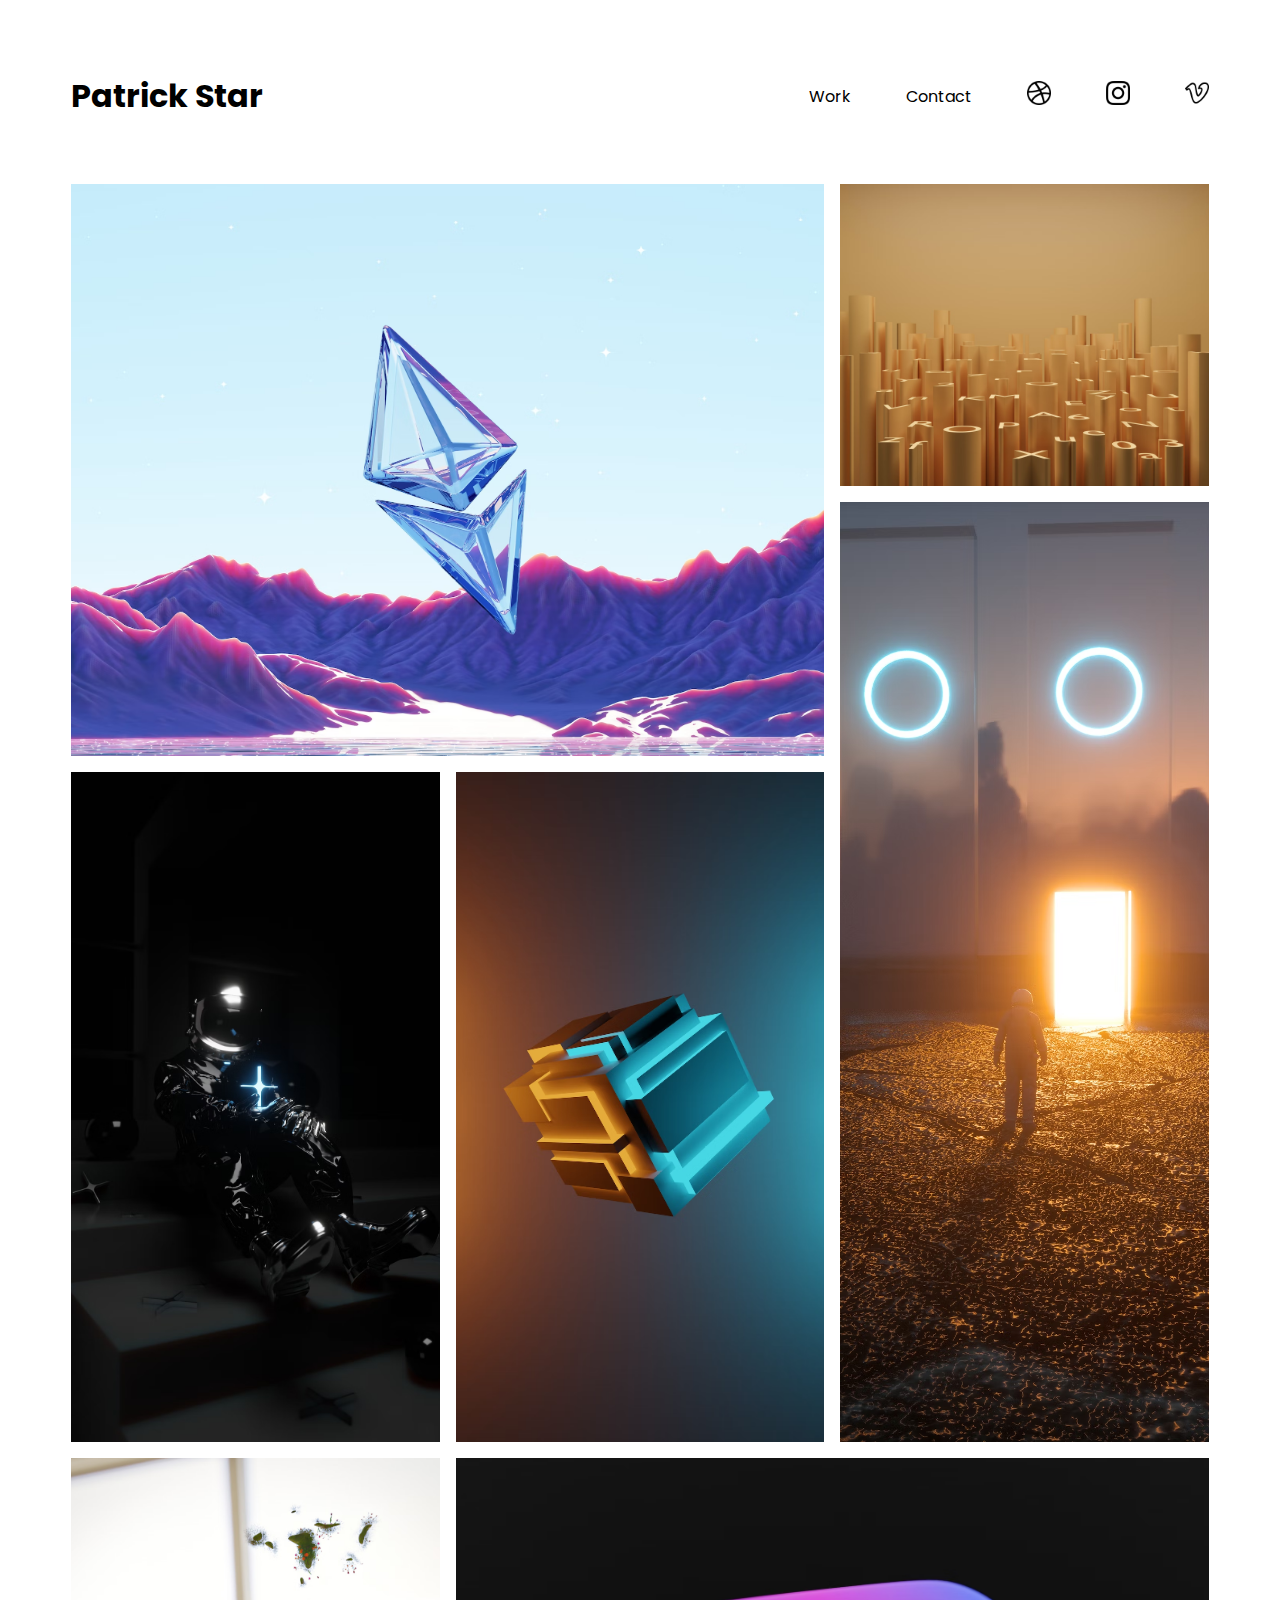
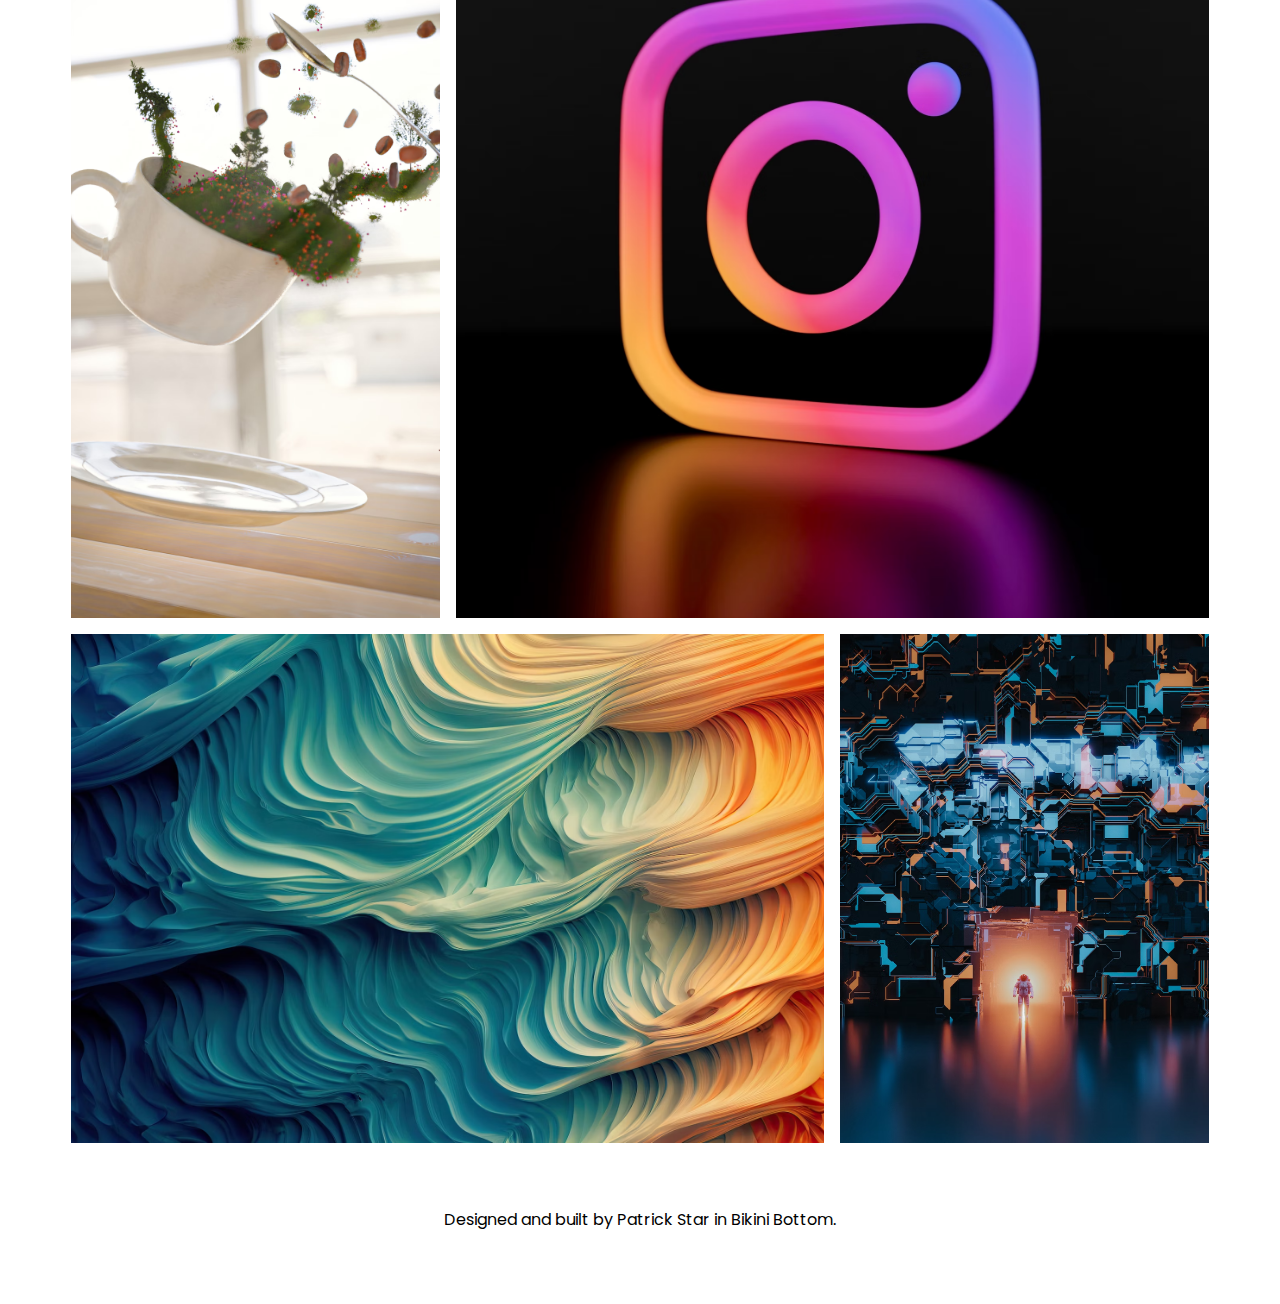
<file: AnimatingGridMobileDrawer/index.html>
<!DOCTYPE html>
<html lang="en">

<head>
    <meta charset="UTF-8" />
    <meta http-equiv="X-UA-Compatible" content="IE=edge" />
    <meta name="viewport" content="width=device-width, initial-scale=1.0" />
    <link rel="preconnect" href="https://fonts.googleapis.com">
    <link rel="preconnect" href="https://fonts.gstatic.com" crossorigin>
    <link href="https://fonts.googleapis.com/css2?family=Poppins:wght@400;700&display=swap" rel="stylesheet">
    <link rel="stylesheet" href="index.css" />
    <title>Portfolio Site</title>
</head>

<body>
    <div class="container">
        <header class="navbar">
            <div class="left">Patrick Star</div>
            <nav class="right">
                <a href="#work">Work</a>
                <a href="#contact">Contact</a>
                <a href="#dribble">
                    <img src="images/dribble_icon.png" alt="">
                </a>
                <a href="#dribble">
                    <img src="images/insta_icon.png" alt="">
                </a>
                <a href="#dribble">
                    <img src="images/v_icon.png" alt="">
                </a>
            </nav>
            <div class="hamburger">
                <div class="bar1"></div>
                <div class="bar2"></div>
                <div class="bar3"></div>
            </div>
        </header>
        <nav class="mobileNav">
            <a href="#work">Work</a>
            <a href="#contact">Contact</a>
            <a href="#dribble">
                <img src="images/dribble_icon.png" alt="">
            </a>
            <a href="#dribble">
                <img src="images/insta_icon.png" alt="">
            </a>
            <a href="#dribble">
                <img src="images/v_icon.png" alt="">
            </a>
        </nav>
        <div class="project-grid">
            <div class="project" id="eth">
                <img src="images/eth.avif" alt="">
                <p class="overlay">VIEW PROJECT</p>
            </div>
            <div class="project" id="alphabet">
                <img src="images/alphabet.avif" alt="">
                <p class="overlay">VIEW PROJECT</p>
            </div>
            <div class="project" id="traveler">
                <img src="images/traveler.avif" alt="">
                <p class="overlay">VIEW PROJECT</p>
            </div>
            <div class="project" id="cube">
                <img src="images/cube.avif" alt="">
                <p class="overlay">VIEW PROJECT</p>
            </div>
            <div class="project" id="astro">
                <img src="images/astro.avif" alt="">
                <p class="overlay white">VIEW PROJECT</p>
            </div>
            <div class="project" id="cup">
                <img src="images/cup.avif" alt="">
                <p class="overlay">VIEW PROJECT</p>
            </div>
            <div class="project" id="insta">
                <img src="images/insta.avif" alt="">
                <p class="overlay white">VIEW PROJECT</p>
            </div>
            <div class="project" id="foam">
                <img src="images/foam.avif" alt="">
                <p class="overlay">VIEW PROJECT</p>
            </div>
            <div class="project" id="dimensional">
                <img src="images/dimensional.avif" alt="">
                <p class="overlay white">VIEW PROJECT</p>
            </div>
        </div>
        <footer class="footer">Designed and built by Patrick Star in Bikini Bottom.</footer>
    </div>

    <script src="index.js"></script>
</body>

</html>
</file>
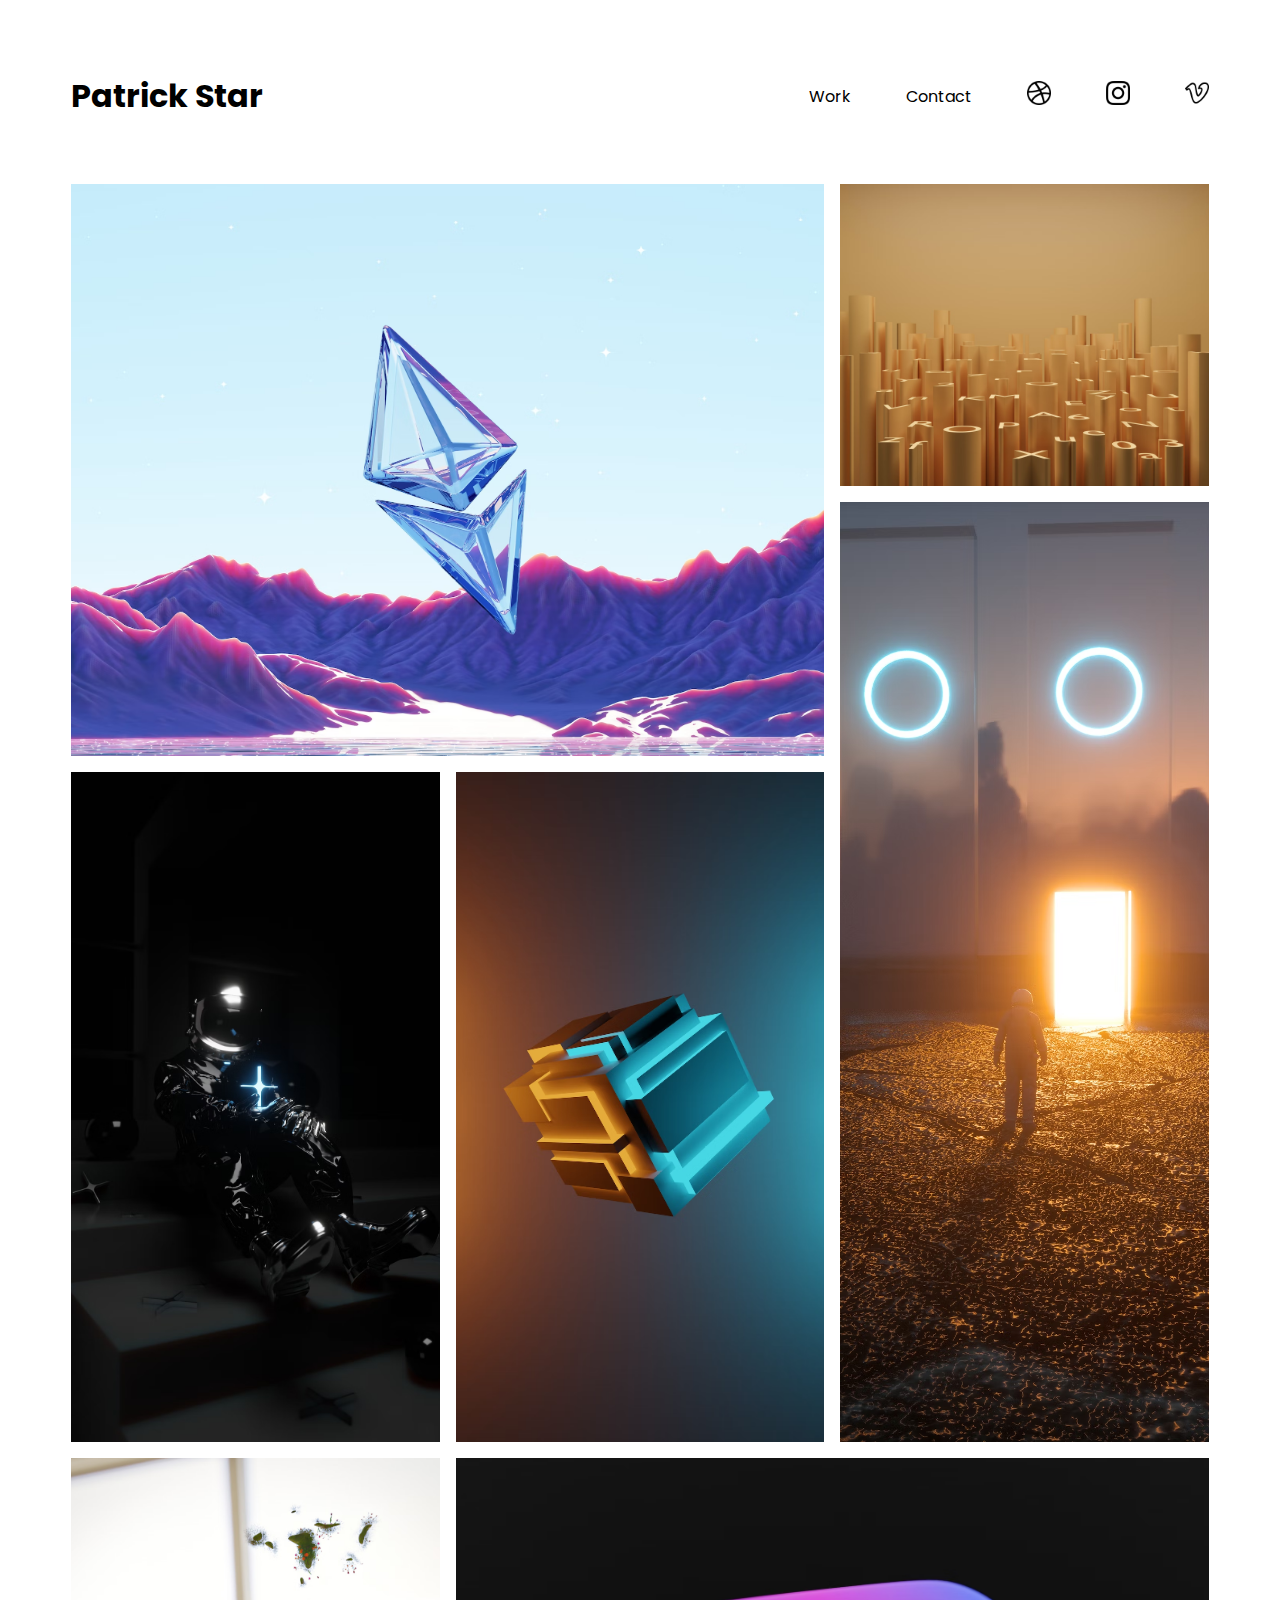
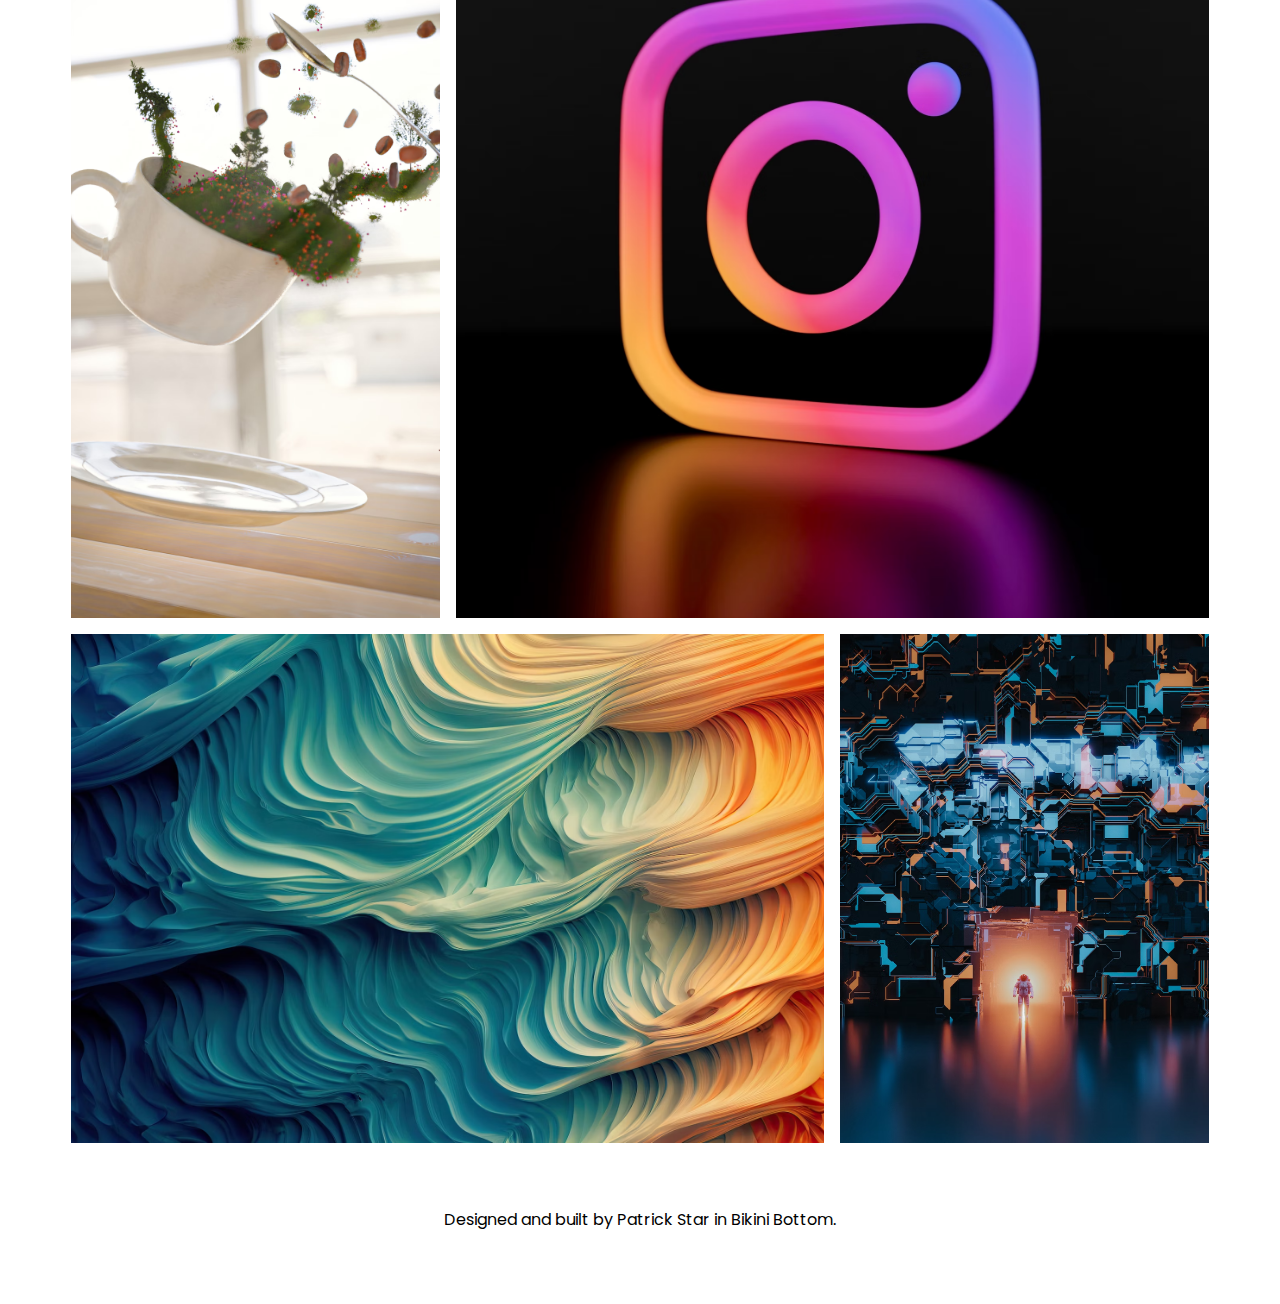
<file: GridProject/index.html>
<!DOCTYPE html>
<html lang="en">

<head>
    <meta charset="UTF-8" />
    <meta http-equiv="X-UA-Compatible" content="IE=edge" />
    <meta name="viewport" content="width=device-width, initial-scale=1.0" />
    <link rel="preconnect" href="https://fonts.googleapis.com">
    <link rel="preconnect" href="https://fonts.gstatic.com" crossorigin>
    <link href="https://fonts.googleapis.com/css2?family=Poppins:wght@400;700&display=swap" rel="stylesheet">
    <link rel="stylesheet" href="index.css" />
    <title>Portfolio Site</title>
</head>

<body>
    <div class="container">
        <header class="navbar">
            <div class="left">Patrick Star</div>
            <nav class="right">
                <a href="#work">Work</a>
                <a href="#contact">Contact</a>
                <a href="#dribble">
                    <img src="images/dribble_icon.png" alt="">
                </a>
                <a href="#dribble">
                    <img src="images/insta_icon.png" alt="">
                </a>
                <a href="#dribble">
                    <img src="images/v_icon.png" alt="">
                </a>
            </nav>
            <div class="hamburger">
                <div class="bar"></div>
                <div class="bar"></div>
                <div class="bar"></div>
            </div>
        </header>
        <div class="project-grid">
            <div class="project" id="eth">
                <img src="images/eth.avif" alt="">
                <p class="overlay">VIEW PROJECT</p>
            </div>
            <div class="project" id="alphabet">
                <img src="images/alphabet.avif" alt="">
                <p class="overlay">VIEW PROJECT</p>
            </div>
            <div class="project" id="traveler">
                <img src="images/traveler.avif" alt="">
                <p class="overlay">VIEW PROJECT</p>
            </div>
            <div class="project" id="cube">
                <img src="images/cube.avif" alt="">
                <p class="overlay">VIEW PROJECT</p>
            </div>
            <div class="project" id="astro">
                <img src="images/astro.avif" alt="">
                <p class="overlay white">VIEW PROJECT</p>
            </div>
            <div class="project" id="cup">
                <img src="images/cup.avif" alt="">
                <p class="overlay">VIEW PROJECT</p>
            </div>
            <div class="project" id="insta">
                <img src="images/insta.avif" alt="">
                <p class="overlay white">VIEW PROJECT</p>
            </div>
            <div class="project" id="foam">
                <img src="images/foam.avif" alt="">
                <p class="overlay">VIEW PROJECT</p>
            </div>
            <div class="project" id="dimensional">
                <img src="images/dimensional.avif" alt="">
                <p class="overlay white">VIEW PROJECT</p>
            </div>
        </div>
        <footer class="footer">Designed and built by Patrick Star in Bikini Bottom.</footer>
    </div>


</body>

</html>
</file>
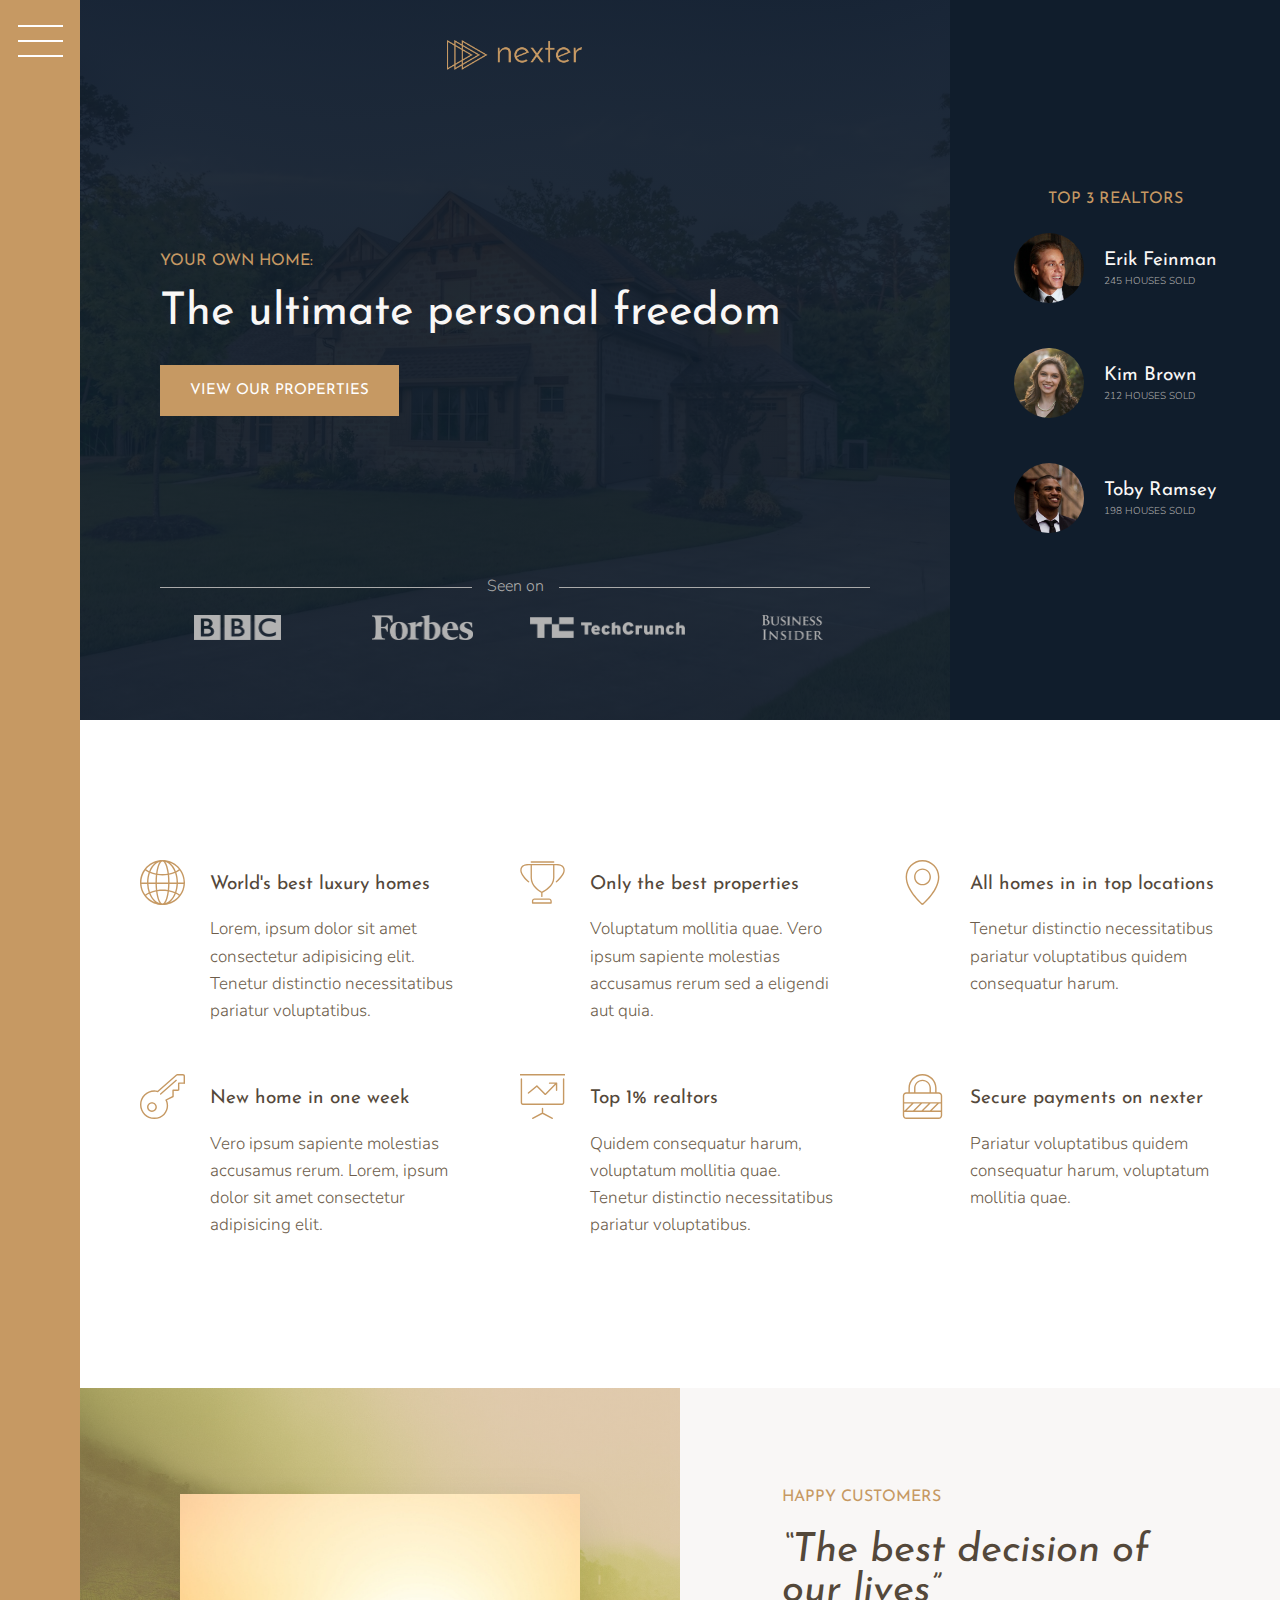
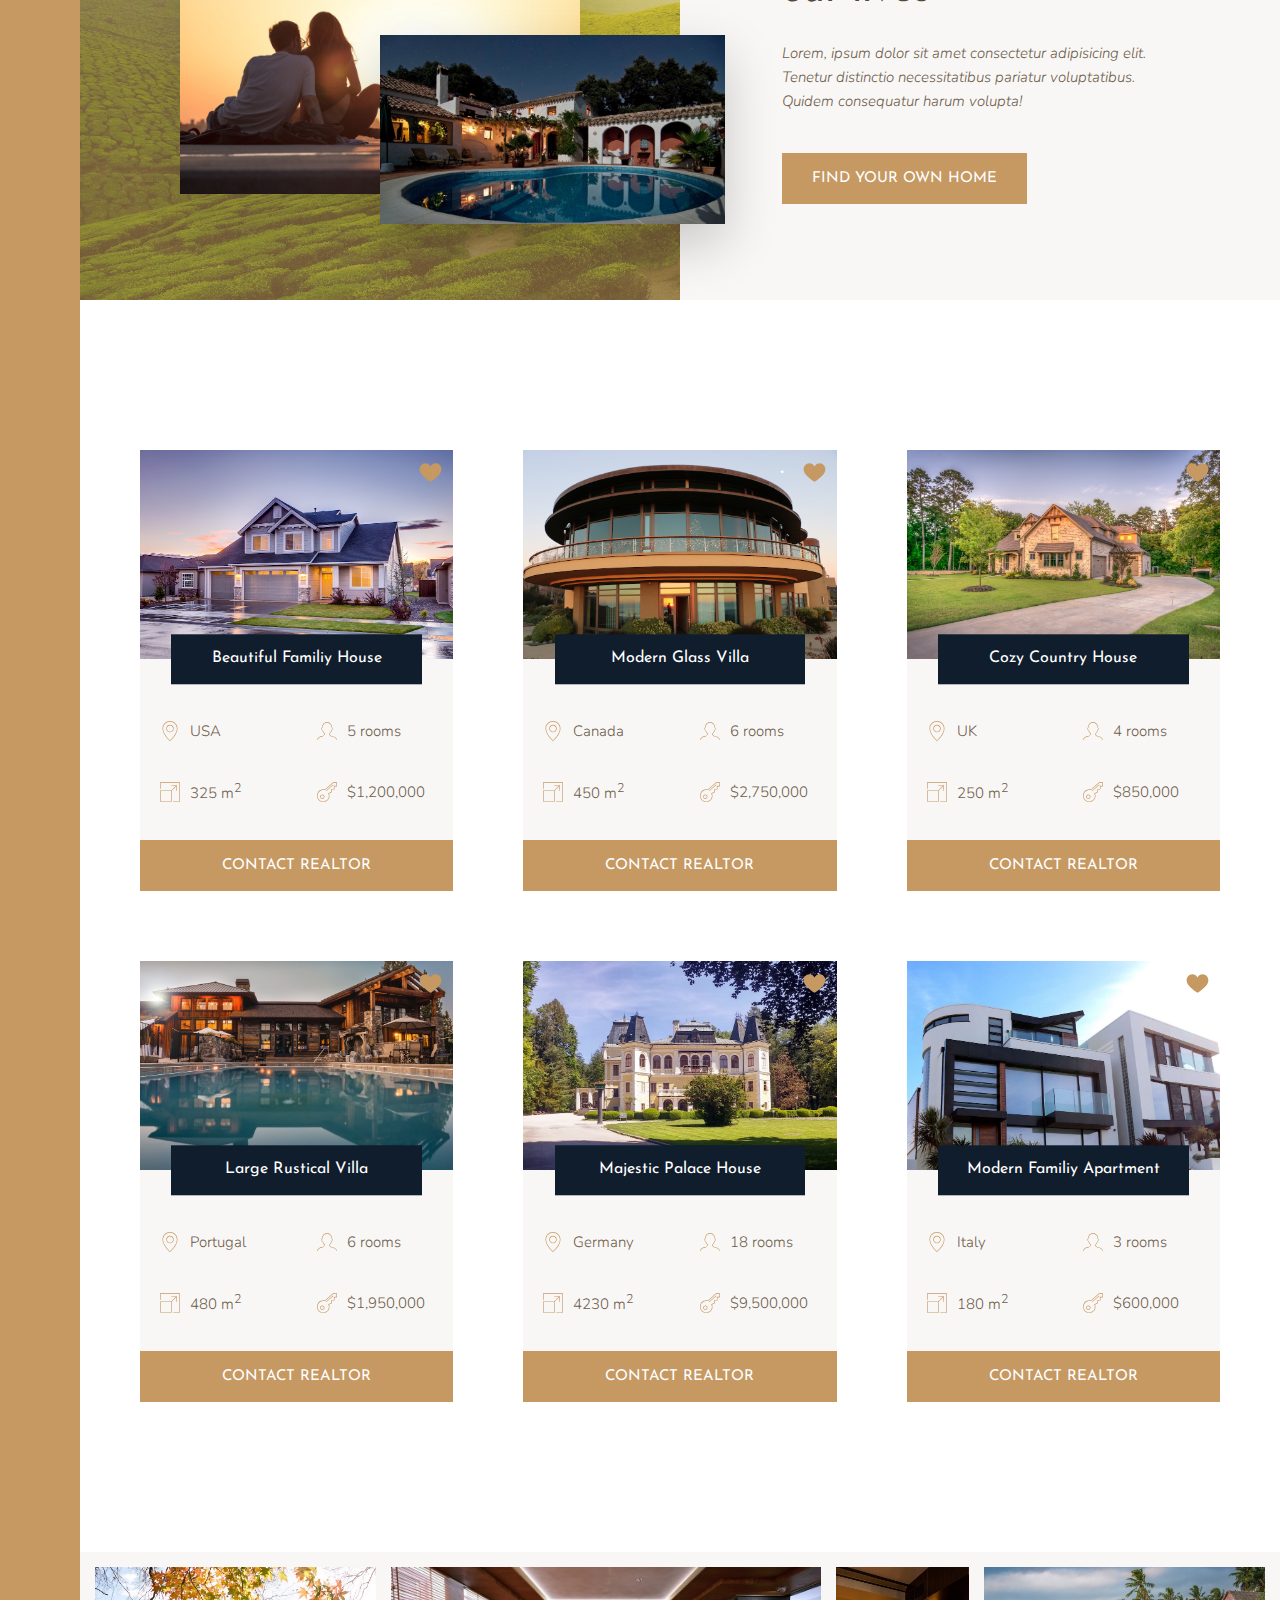
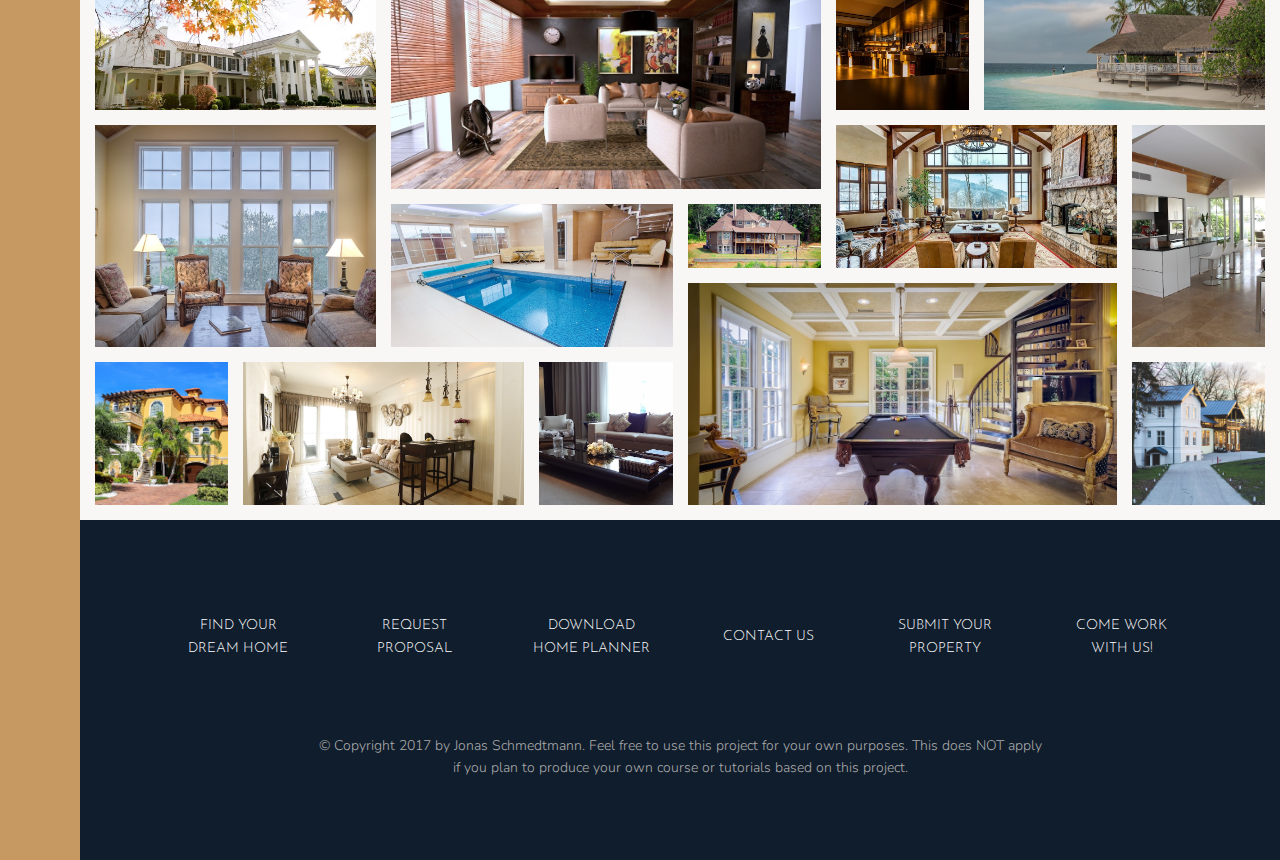
<file: Nexter/index.html>
<!DOCTYPE html>
<html lang="en">
    <head>
        <meta charset="UTF-8">
        <meta name="viewport" content="width=device-width, initial-scale=1.0">
        <meta http-equiv="X-UA-Compatible" content="ie=edge">
        
        <link href="https://fonts.googleapis.com/css?family=Josefin+Sans:300,400,400i|Nunito:300,300i" rel="stylesheet">
        <link rel="stylesheet" href="css/style.css">
        <link rel="shortcut icon" type="image/png" href="img/favicon.png">
        
        <title>nexter &mdash; your home, your freedom</title>
    </head>
    <body class="container">
        <div class="sidebar">
            <button class="nav-btn"></button>
        </div>

        <header class="header">
            <img src="img/logo.png" alt="Nexter logo" class="header__logo">
            <h3 class="heading-3">Your own home:</h3>
            <h1 class="heading-1">The ultimate personal freedom</h1>
            <button class="btn header__btn">View our properties</button>
            <div class="header__seenon-text">Seen on</div>
            <div class="header__seenon-logos">
                <img src="img/logo-bbc.png" alt="Seen on logo 1">
                <img src="img/logo-forbes.png" alt="Seen on logo 2">
                <img src="img/logo-techcrunch.png" alt="Seen on logo 3">
                <img src="img/logo-bi.png" alt="Seen on logo 4">
            </div>
        </header>

        <div class="realtors">
            <h3 class="heading-3">Top 3 Realtors</h3>
            <div class="realtors__list">
                <img src="img/realtor-1.jpeg" alt="Realtor 1" class="realtors__img">
                <div class="realtors__details">
                    <h4 class="heading-4 heading-4--light">Erik Feinman</h4>
                    <p class="realtors__sold">245 houses sold</p>
                </div>

                <img src="img/realtor-2.jpeg" alt="Realtor 2" class="realtors__img">
                <div class="realtors__details">
                    <h4 class="heading-4 heading-4--light">Kim Brown</h4>
                    <p class="realtors__sold">212 houses sold</p>
                </div>

                <img src="img/realtor-3.jpeg" alt="Realtor 3" class="realtors__img">
                <div class="realtors__details">
                    <h4 class="heading-4 heading-4--light">Toby Ramsey</h4>
                    <p class="realtors__sold">198 houses sold</p>
                </div>
            </div>
        </div>

        <section class="features">
            <div class="feature">
                <svg class="feature__icon">
                    <use xlink:href="img/sprite.svg#icon-global"></use>
                </svg>
                <h4 class="heading-4 heading-4--dark">World's best luxury homes</h4>
                <p class="feature__text">Lorem, ipsum dolor sit amet consectetur adipisicing elit. Tenetur distinctio necessitatibus pariatur voluptatibus.</p>
            </div>

            <div class="feature">
                <svg class="feature__icon">
                    <use xlink:href="img/sprite.svg#icon-trophy"></use>
                </svg>
                <h4 class="heading-4 heading-4--dark">Only the best properties</h4>
                <p class="feature__text">Voluptatum mollitia quae. Vero ipsum sapiente molestias accusamus rerum sed a eligendi aut quia.</p>
            </div>

            <div class="feature">
                <svg class="feature__icon">
                    <use xlink:href="img/sprite.svg#icon-map-pin"></use>
                </svg>
                <h4 class="heading-4 heading-4--dark">All homes in in top locations</h4>
                <p class="feature__text">Tenetur distinctio necessitatibus pariatur voluptatibus quidem consequatur harum.</p>
            </div>

            <div class="feature">
                <svg class="feature__icon">
                    <use xlink:href="img/sprite.svg#icon-key"></use>
                </svg>
                <h4 class="heading-4 heading-4--dark">New home in one week</h4>
                <p class="feature__text">Vero ipsum sapiente molestias accusamus rerum. Lorem, ipsum dolor sit amet consectetur adipisicing elit.</p>
            </div>

            <div class="feature">
                <svg class="feature__icon">
                    <use xlink:href="img/sprite.svg#icon-presentation"></use>
                </svg>
                <h4 class="heading-4 heading-4--dark">Top 1% realtors</h4>
                <p class="feature__text">Quidem consequatur harum, voluptatum mollitia quae. Tenetur distinctio necessitatibus pariatur voluptatibus.</p>
            </div>

            <div class="feature">
                <svg class="feature__icon">
                    <use xlink:href="img/sprite.svg#icon-lock"></use>
                </svg>
                <h4 class="heading-4 heading-4--dark">Secure payments on nexter</h4>
                <p class="feature__text">Pariatur voluptatibus quidem consequatur harum, voluptatum mollitia quae.</p>
            </div>
        </section>

        <div class="story__pictures">
            <img src="img/story-1.jpeg" alt="Couple with new house" class="story__img--1">
            <img src="img/story-2.jpeg" alt="New house" class="story__img--2">
        </div>

        <div class="story__content">
            <h3 class="heading-3 mb-sm">Happy Customers</h3>
            <h2 class="heading-2 heading-2--dark mb-md">&ldquo;The best decision of our lives&rdquo;</h2>
            <p class="story__text">
                Lorem, ipsum dolor sit amet consectetur adipisicing elit. Tenetur distinctio necessitatibus pariatur voluptatibus. Quidem consequatur harum volupta!
            </p>
            <button class="btn">Find your own home</button>
        </div>

        <section class="homes">
            <div class="home">
                <img src="img/house-1.jpeg" alt="House 1" class="home__img">
                <svg class="home__like">
                    <use xlink:href="img/sprite.svg#icon-heart-full"></use>
                </svg>
                <h5 class="home__name">Beautiful Familiy House</h5>
                <div class="home__location">
                    <svg>
                        <use xlink:href="img/sprite.svg#icon-map-pin"></use>
                    </svg>
                    <p>USA</p>
                </div>
                <div class="home__rooms">
                    <svg>
                        <use xlink:href="img/sprite.svg#icon-profile-male"></use>
                    </svg>
                    <p>5 rooms</p>
                </div>
                <div class="home__area">
                    <svg>
                        <use xlink:href="img/sprite.svg#icon-expand"></use>
                    </svg>
                    <p>325 m<sup>2</sup></p>
                </div>
                <div class="home__price">
                    <svg>
                        <use xlink:href="img/sprite.svg#icon-key"></use>
                    </svg>
                    <p>$1,200,000</p>
                </div>
                <button class="btn home__btn">Contact realtor</button>
            </div>

            
            <div class="home">
                <img src="img/house-2.jpeg" alt="House 2" class="home__img">
                <svg class="home__like">
                    <use xlink:href="img/sprite.svg#icon-heart-full"></use>
                </svg>
                <h5 class="home__name">Modern Glass Villa</h5>
                <div class="home__location">
                    <svg>
                        <use xlink:href="img/sprite.svg#icon-map-pin"></use>
                    </svg>
                    <p>Canada</p>
                </div>
                <div class="home__rooms">
                    <svg>
                        <use xlink:href="img/sprite.svg#icon-profile-male"></use>
                    </svg>
                    <p>6 rooms</p>
                </div>
                <div class="home__area">
                    <svg>
                        <use xlink:href="img/sprite.svg#icon-expand"></use>
                    </svg>
                    <p>450 m<sup>2</sup></p>
                </div>
                <div class="home__price">
                    <svg>
                        <use xlink:href="img/sprite.svg#icon-key"></use>
                    </svg>
                    <p>$2,750,000</p>
                </div>
                <button class="btn home__btn">Contact realtor</button>
            </div>

            <div class="home">
                <img src="img/house-3.jpeg" alt="House 3" class="home__img">
                <svg class="home__like">
                    <use xlink:href="img/sprite.svg#icon-heart-full"></use>
                </svg>
                <h5 class="home__name">Cozy Country House</h5>
                <div class="home__location">
                    <svg>
                        <use xlink:href="img/sprite.svg#icon-map-pin"></use>
                    </svg>
                    <p>UK</p>
                </div>
                <div class="home__rooms">
                    <svg>
                        <use xlink:href="img/sprite.svg#icon-profile-male"></use>
                    </svg>
                    <p>4 rooms</p>
                </div>
                <div class="home__area">
                    <svg>
                        <use xlink:href="img/sprite.svg#icon-expand"></use>
                    </svg>
                    <p>250 m<sup>2</sup></p>
                </div>
                <div class="home__price">
                    <svg>
                        <use xlink:href="img/sprite.svg#icon-key"></use>
                    </svg>
                    <p>$850,000</p>
                </div>
                <button class="btn home__btn">Contact realtor</button>
            </div>

            <div class="home">
                <img src="img/house-4.jpeg" alt="House 4" class="home__img">
                <svg class="home__like">
                    <use xlink:href="img/sprite.svg#icon-heart-full"></use>
                </svg>
                <h5 class="home__name">Large Rustical Villa</h5>
                <div class="home__location">
                    <svg>
                        <use xlink:href="img/sprite.svg#icon-map-pin"></use>
                    </svg>
                    <p>Portugal</p>
                </div>
                <div class="home__rooms">
                    <svg>
                        <use xlink:href="img/sprite.svg#icon-profile-male"></use>
                    </svg>
                    <p>6 rooms</p>
                </div>
                <div class="home__area">
                    <svg>
                        <use xlink:href="img/sprite.svg#icon-expand"></use>
                    </svg>
                    <p>480 m<sup>2</sup></p>
                </div>
                <div class="home__price">
                    <svg>
                        <use xlink:href="img/sprite.svg#icon-key"></use>
                    </svg>
                    <p>$1,950,000</p>
                </div>
                <button class="btn home__btn">Contact realtor</button>
            </div>

            <div class="home">
                <img src="img/house-5.jpeg" alt="House 5" class="home__img">
                <svg class="home__like">
                    <use xlink:href="img/sprite.svg#icon-heart-full"></use>
                </svg>
                <h5 class="home__name">Majestic Palace House</h5>
                <div class="home__location">
                    <svg>
                        <use xlink:href="img/sprite.svg#icon-map-pin"></use>
                    </svg>
                    <p>Germany</p>
                </div>
                <div class="home__rooms">
                    <svg>
                        <use xlink:href="img/sprite.svg#icon-profile-male"></use>
                    </svg>
                    <p>18 rooms</p>
                </div>
                <div class="home__area">
                    <svg>
                        <use xlink:href="img/sprite.svg#icon-expand"></use>
                    </svg>
                    <p>4230 m<sup>2</sup></p>
                </div>
                <div class="home__price">
                    <svg>
                        <use xlink:href="img/sprite.svg#icon-key"></use>
                    </svg>
                    <p>$9,500,000</p>
                </div>
                <button class="btn home__btn">Contact realtor</button>
            </div>

            <div class="home">
                <img src="img/house-6.jpeg" alt="House 6" class="home__img">
                <svg class="home__like">
                    <use xlink:href="img/sprite.svg#icon-heart-full"></use>
                </svg>
                <h5 class="home__name">Modern Familiy Apartment</h5>
                <div class="home__location">
                    <svg>
                        <use xlink:href="img/sprite.svg#icon-map-pin"></use>
                    </svg>
                    <p>Italy</p>
                </div>
                <div class="home__rooms">
                    <svg>
                        <use xlink:href="img/sprite.svg#icon-profile-male"></use>
                    </svg>
                    <p>3 rooms</p>
                </div>
                <div class="home__area">
                    <svg>
                        <use xlink:href="img/sprite.svg#icon-expand"></use>
                    </svg>
                    <p>180 m<sup>2</sup></p>
                </div>
                <div class="home__price">
                    <svg>
                        <use xlink:href="img/sprite.svg#icon-key"></use>
                    </svg>
                    <p>$600,000</p>
                </div>
                <button class="btn home__btn">Contact realtor</button>
            </div>
        </section>


        <section class="gallery">
            <figure class="gallery__item gallery__item--1"><img src="img/gal-1.jpeg" alt="Gallery image 1" class="gallery__img"></figure>
            <figure class="gallery__item gallery__item--2"><img src="img/gal-2.jpeg" alt="Gallery image 2" class="gallery__img"></figure>
            <figure class="gallery__item gallery__item--3"><img src="img/gal-3.jpeg" alt="Gallery image 3" class="gallery__img"></figure>
            <figure class="gallery__item gallery__item--4"><img src="img/gal-4.jpeg" alt="Gallery image 4" class="gallery__img"></figure>
            <figure class="gallery__item gallery__item--5"><img src="img/gal-5.jpeg" alt="Gallery image 5" class="gallery__img"></figure>
            <figure class="gallery__item gallery__item--6"><img src="img/gal-6.jpeg" alt="Gallery image 6" class="gallery__img"></figure>
            <figure class="gallery__item gallery__item--7"><img src="img/gal-7.jpeg" alt="Gallery image 7" class="gallery__img"></figure>
            <figure class="gallery__item gallery__item--8"><img src="img/gal-8.jpeg" alt="Gallery image 8" class="gallery__img"></figure>
            <figure class="gallery__item gallery__item--9"><img src="img/gal-9.jpeg" alt="Gallery image 9" class="gallery__img"></figure>
            <figure class="gallery__item gallery__item--10"><img src="img/gal-10.jpeg" alt="Gallery image 10" class="gallery__img"></figure>
            <figure class="gallery__item gallery__item--11"><img src="img/gal-11.jpeg" alt="Gallery image 11" class="gallery__img"></figure>
            <figure class="gallery__item gallery__item--12"><img src="img/gal-12.jpeg" alt="Gallery image 12" class="gallery__img"></figure>
            <figure class="gallery__item gallery__item--13"><img src="img/gal-13.jpeg" alt="Gallery image 13" class="gallery__img"></figure>
            <figure class="gallery__item gallery__item--14"><img src="img/gal-14.jpeg" alt="Gallery image 14" class="gallery__img"></figure>


        </section>

        <footer class="footer">
            <ul class="nav">
                    <li class="nav__item"><a href="#" class="nav__link">Find your dream home</a></li>
                    <li class="nav__item"><a href="#" class="nav__link">Request proposal</a></li>
                    <li class="nav__item"><a href="#" class="nav__link">Download home planner</a></li>
                    <li class="nav__item"><a href="#" class="nav__link">Contact us</a></li>
                    <li class="nav__item"><a href="#" class="nav__link">Submit your property</a></li>
                    <li class="nav__item"><a href="#" class="nav__link">Come work with us!</a></li>
            </ul>
            <p class="copyright">
                &copy; Copyright 2017 by Jonas Schmedtmann. Feel free to use this project for your own purposes. This does NOT apply if you plan to produce your own course or tutorials based on this project.
            </p>
        </footer>
    </body>
</html>
</file>
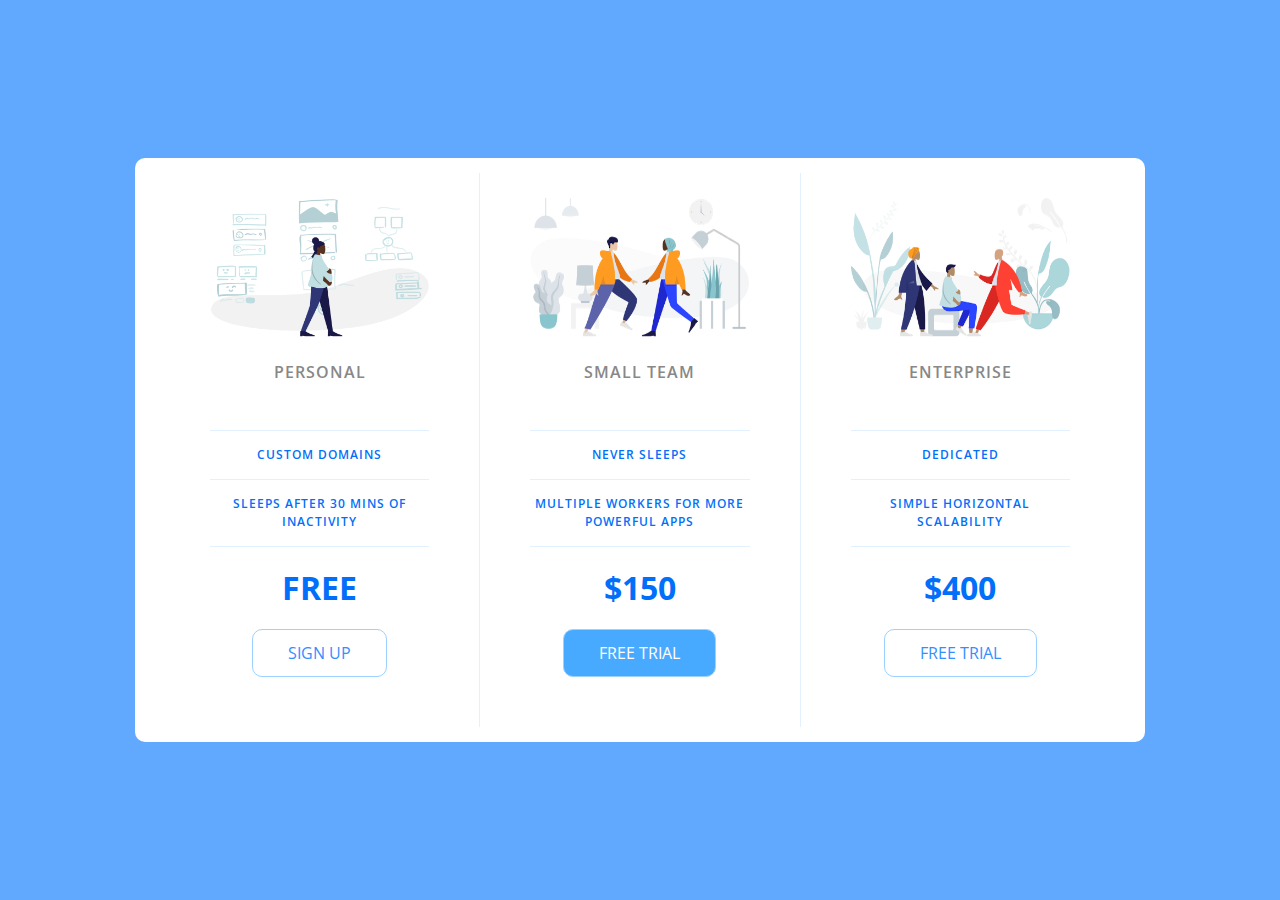
<file: PriceTable/index.html>
<!DOCTYPE html>
<html lang="en">

<head>
    <meta charset="UTF-8">
    <meta name="viewport" content="width=device-width, initial-scale=1.0">
    <title>Price Tiers</title>
    <link rel="stylesheet" href="https://fonts.googleapis.com/css?family=Open+Sans:400,600,700">
    <link rel="stylesheet" href="app.css">
</head>

<body>
    <div class="panel">

        <div class="pricing-plan">
            <img src="icons/icon1.png" alt="" class="pricing-img">
            <h2 class="pricing-header">Personal</h2>
            <ul class="pricing-features">
                <li class="pricing-features-item">Custom domains</li>
                <li class="pricing-features-item">Sleeps after 30 mins of inactivity</li>
            </ul>
            <span class="pricing-price">Free</span>
            <a href="#/" class="pricing-button">Sign up</a>
        </div>

        <div class="pricing-plan">
            <img src="icons/icon2.png" alt="" class="pricing-img">
            <h2 class="pricing-header">Small team</h2>
            <ul class="pricing-features">
                <li class="pricing-features-item">Never sleeps</li>
                <li class="pricing-features-item">Multiple workers for more powerful apps</li>
            </ul>
            <span class="pricing-price">$150</span>
            <a href="#/" class="pricing-button is-featured">Free trial</a>
        </div>

        <div class="pricing-plan">
            <img src="icons/icon3.png" alt="" class="pricing-img">
            <h2 class="pricing-header">Enterprise</h2>
            <ul class="pricing-features">
                <li class="pricing-features-item">Dedicated</li>
                <li class="pricing-features-item">Simple horizontal scalability</li>
            </ul>
            <span class="pricing-price">$400</span>
            <a href="#/" class="pricing-button">Free trial</a>
        </div>

    </div>

</body>

</html>
</file>
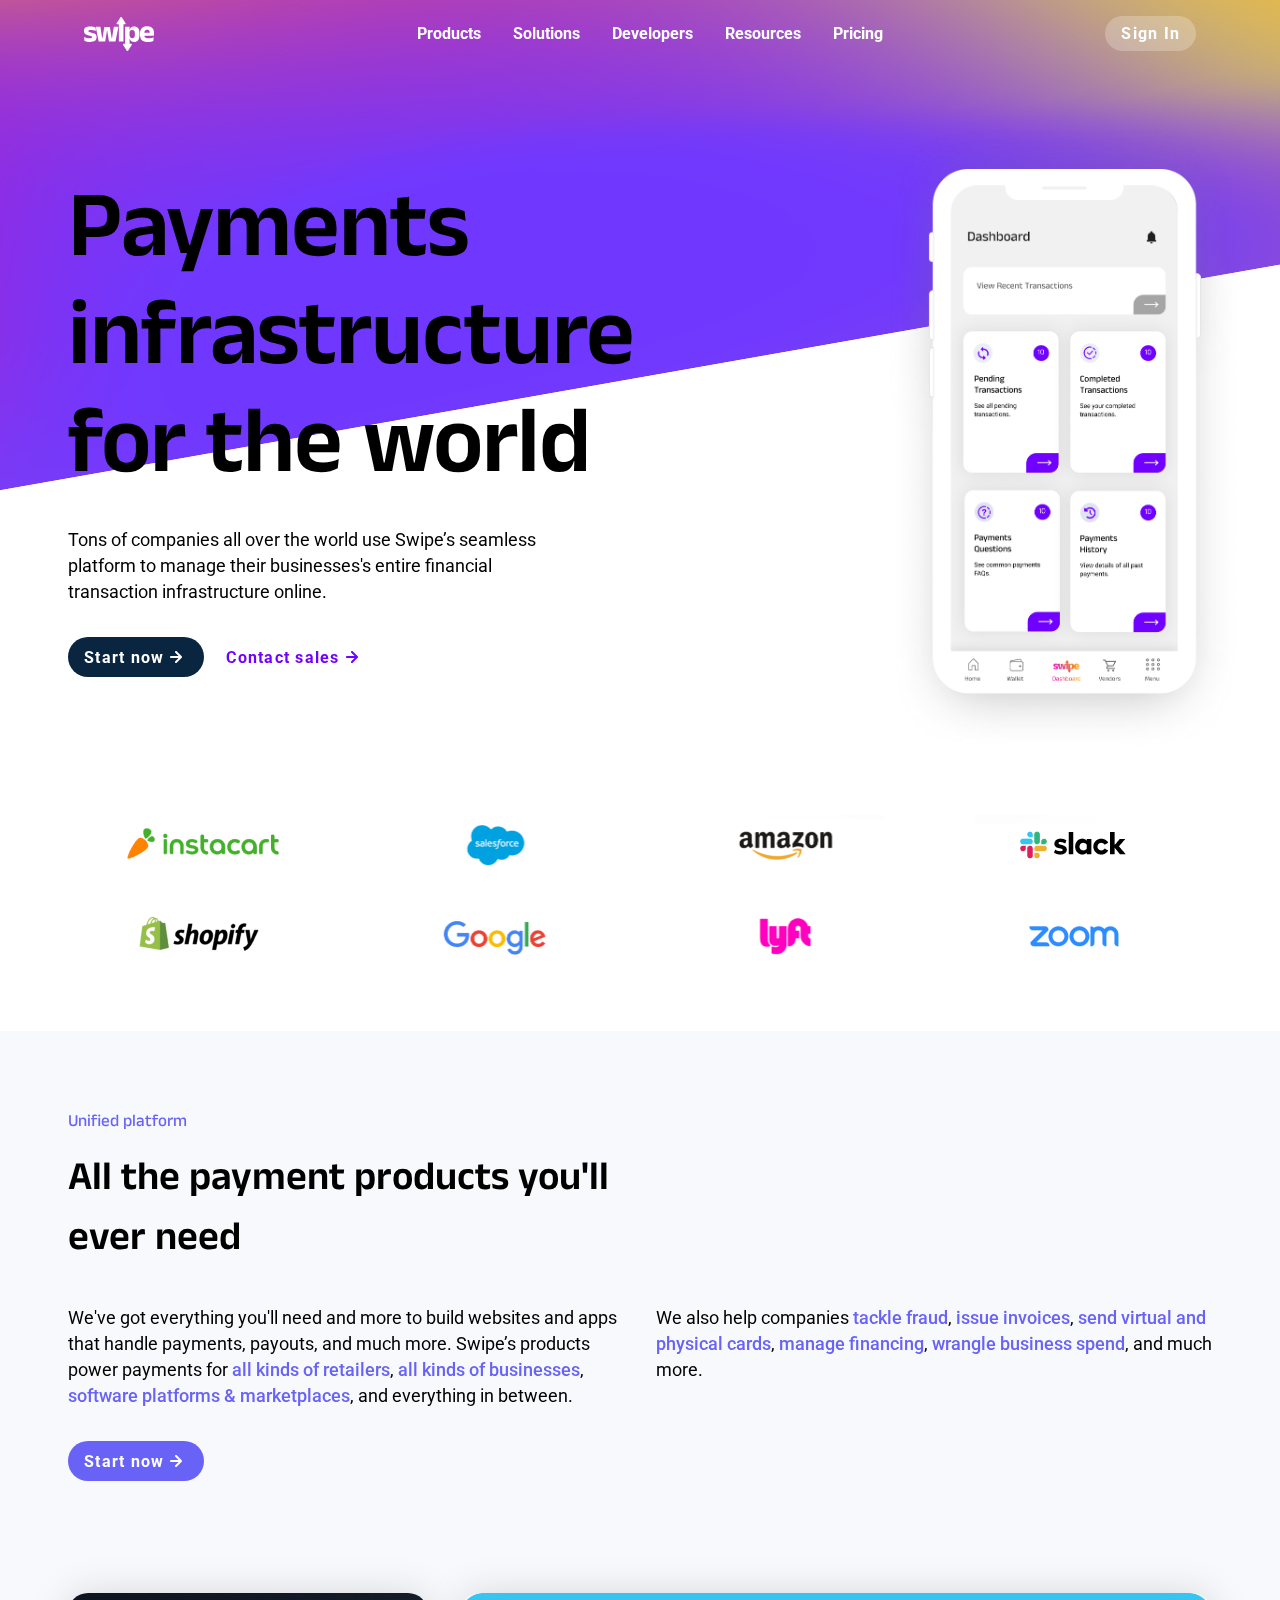
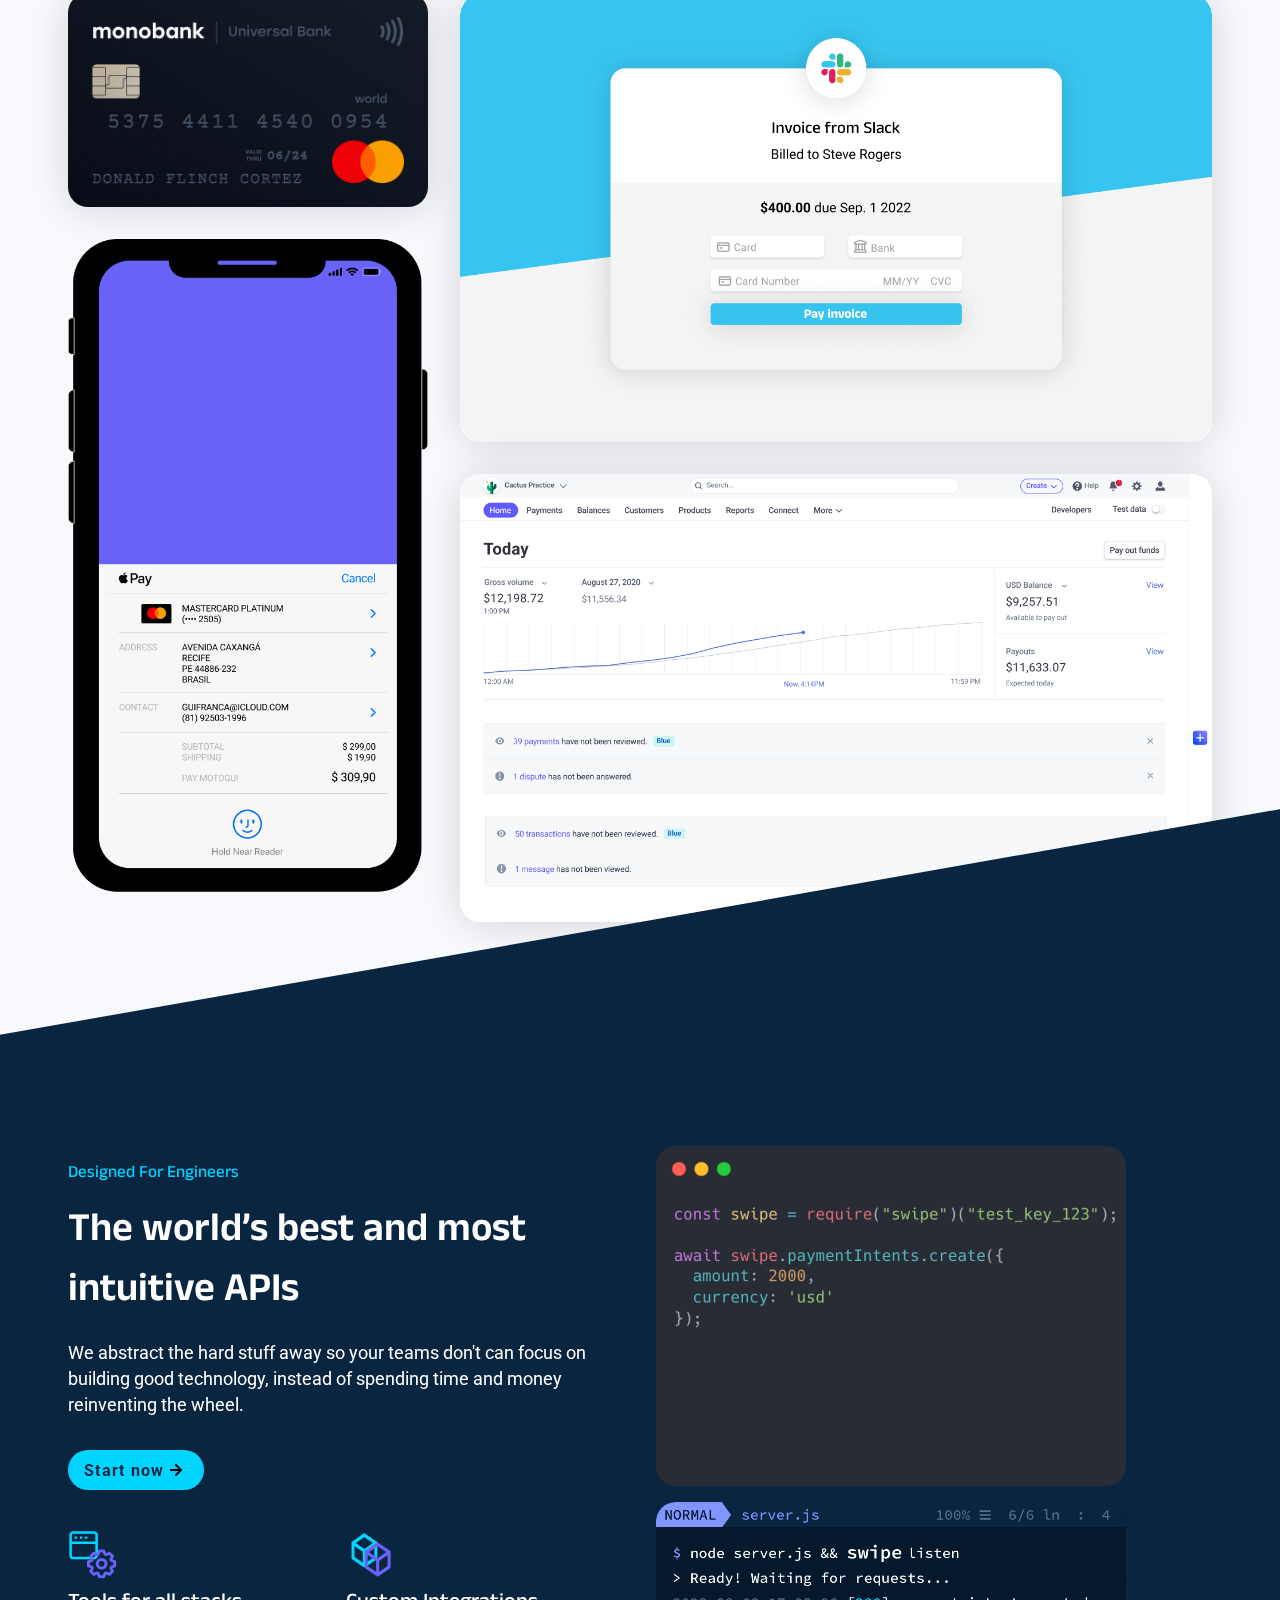
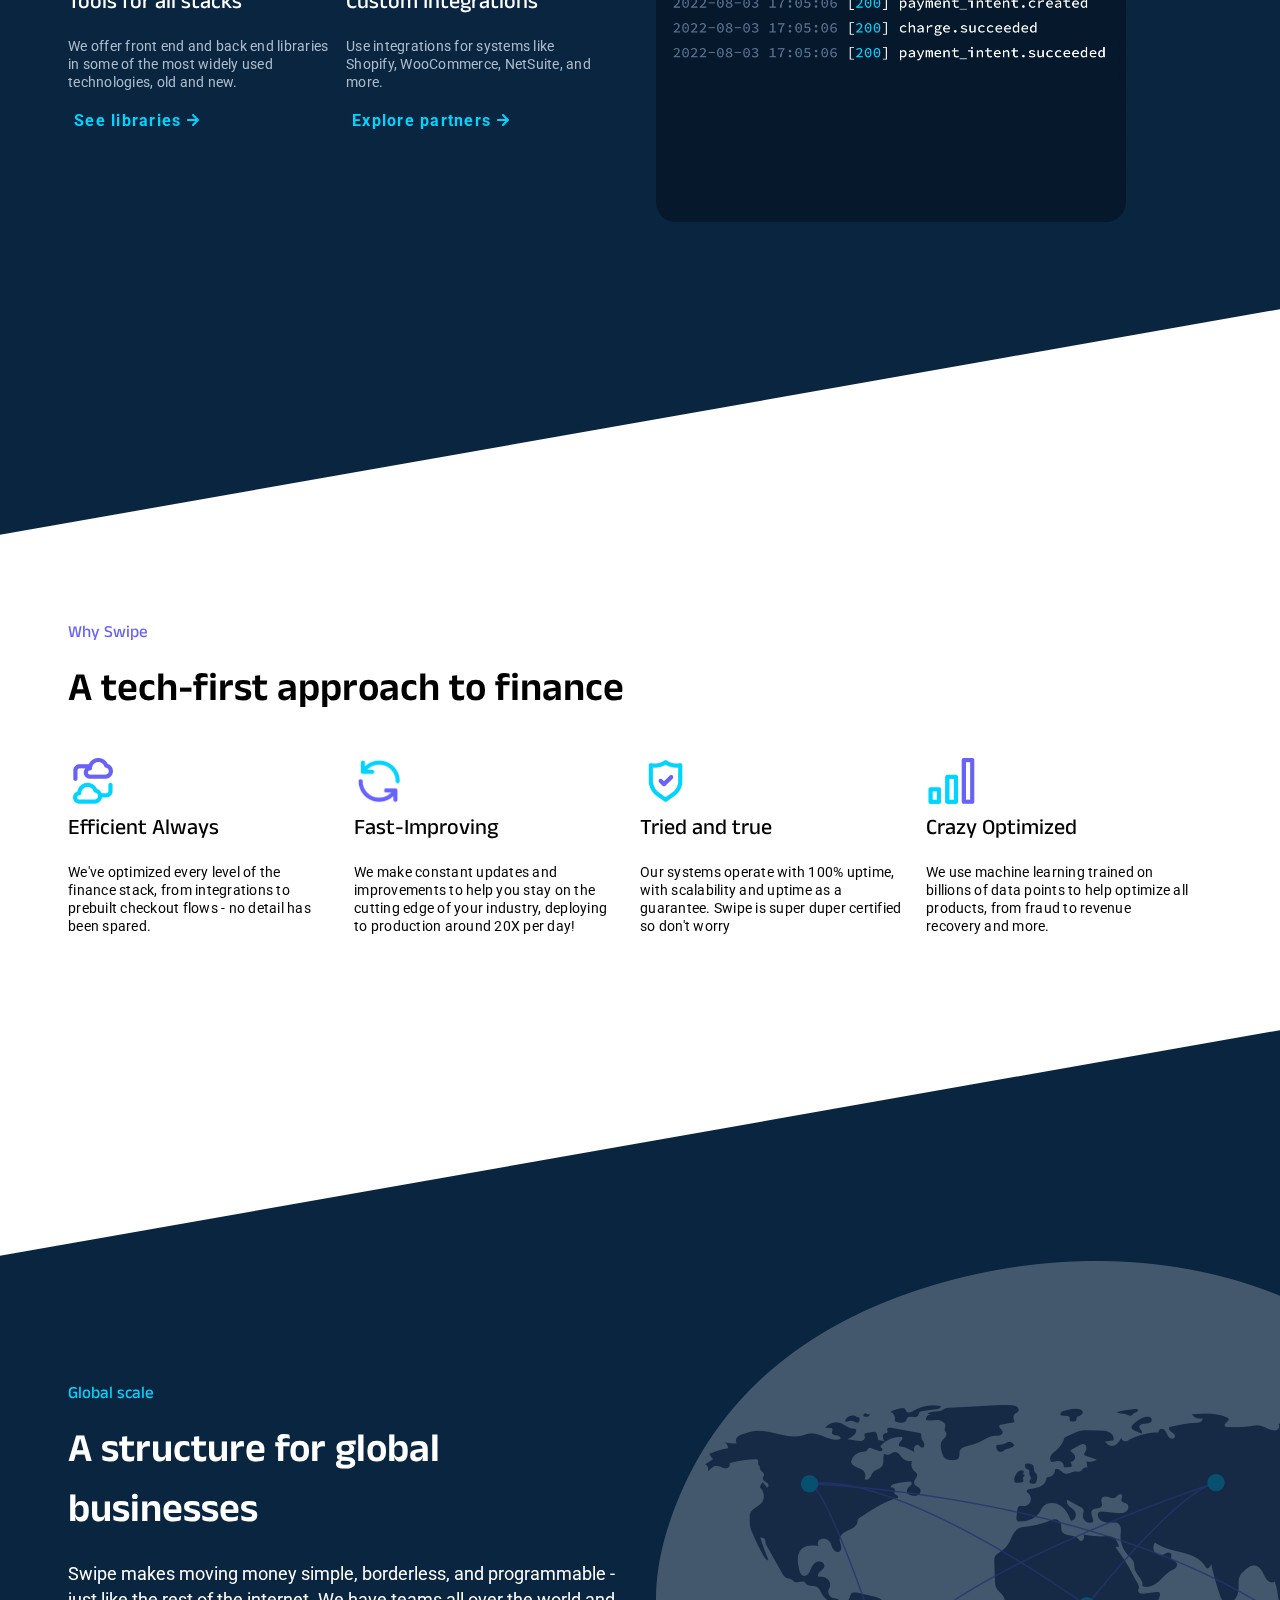
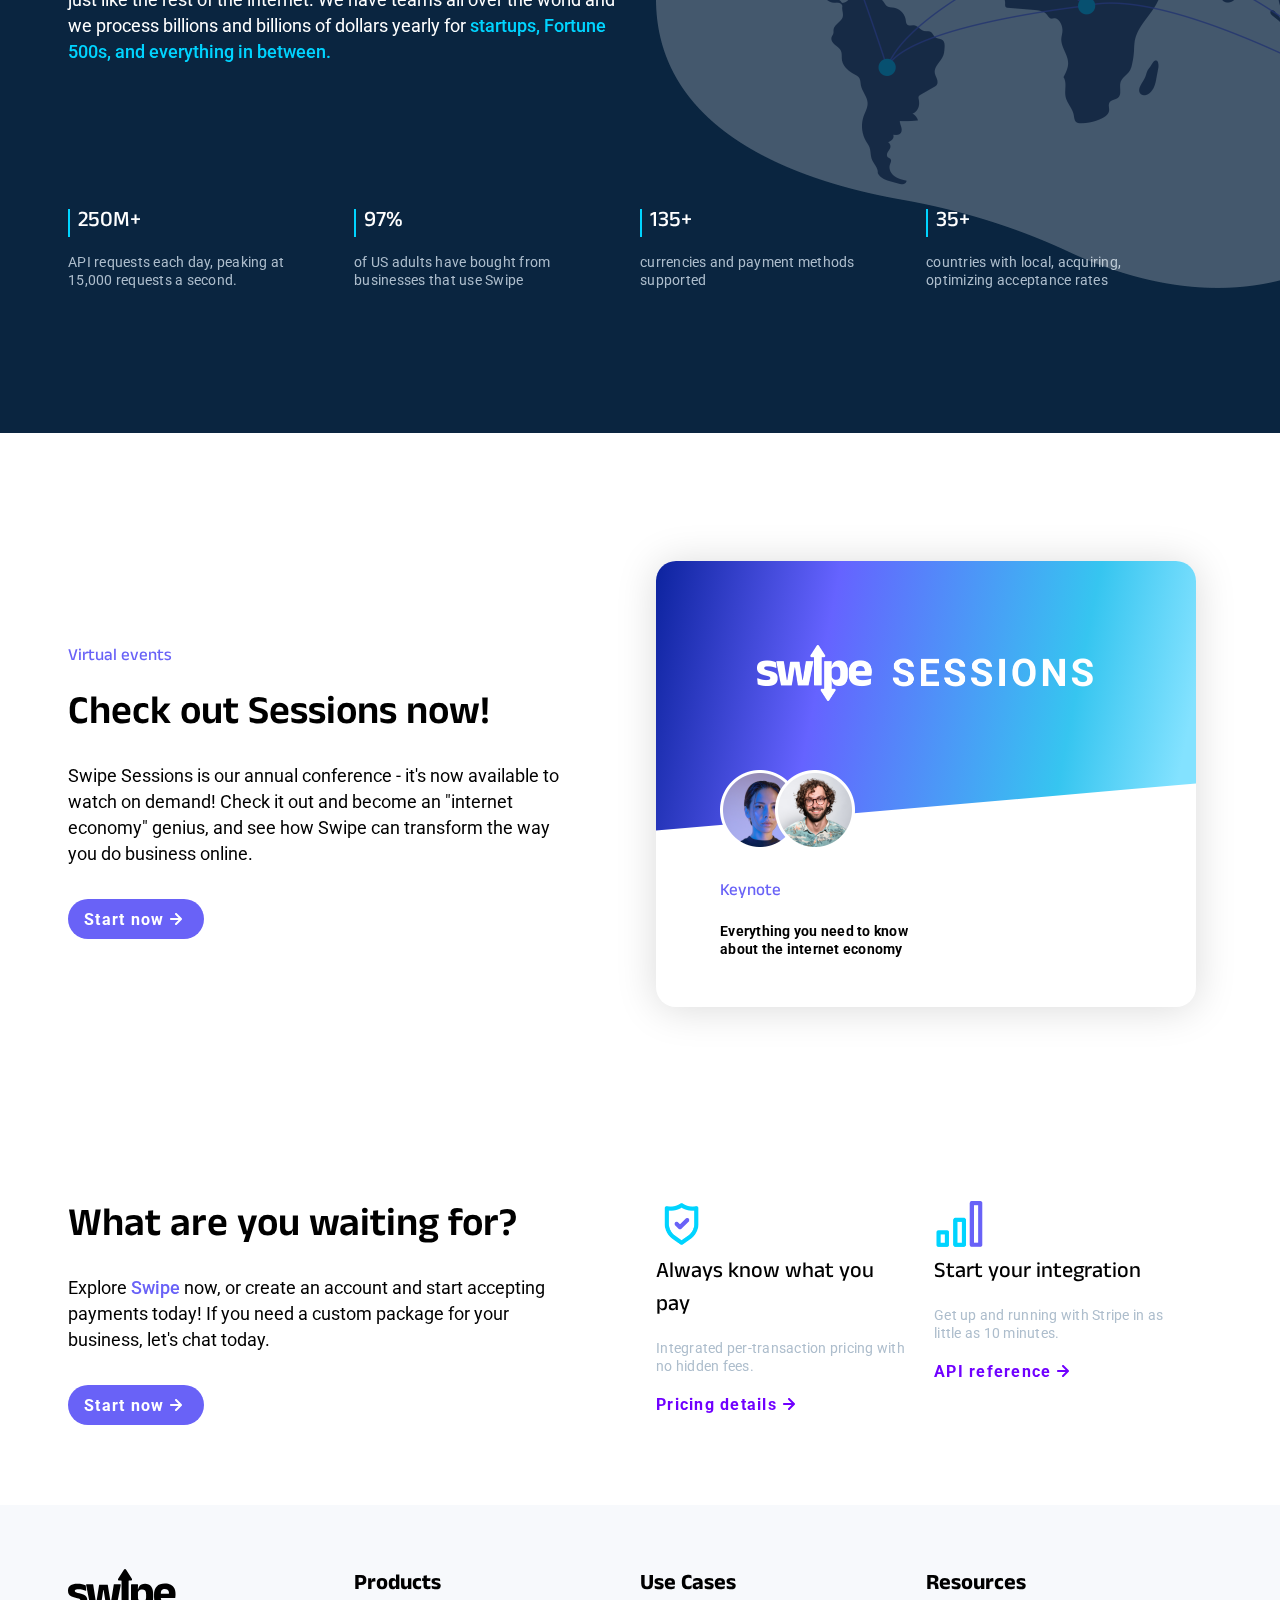
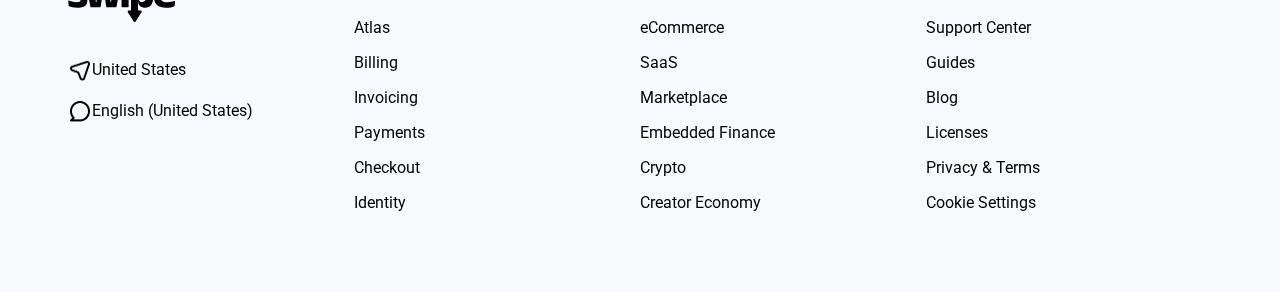
<file: swipe/index.html>
<!DOCTYPE html>
<html lang="en">

<head>
    <meta charset="UTF-8">
    <meta http-equiv="X-UA-Compatible" content="IE=edge">
    <meta name="viewport" content="width=device-width, initial-scale=1.0">
    <link rel="preconnect" href="https://fonts.googleapis.com">
    <link rel="preconnect" href="https://fonts.gstatic.com" crossorigin>
    <link
        href="https://fonts.googleapis.com/css2?family=Anek+Telugu:wght@300;400;500;600;700&family=Roboto:wght@300;400;500;700&display=swap"
        rel="stylesheet">
    <link rel="stylesheet" href="index.css">
    <title>Swipe</title>
</head>

<body>
    <!-- Navbar -->
    <nav class="navbar">
        <img src="assets/logo-white.svg" alt="Swipe, inc.">
        <ul class="menu">
            <li><a href="#">Products</a></li>
            <li><a href="#">Solutions</a></li>
            <li><a href="#">Developers</a></li>
            <li><a href="#">Resources</a></li>
            <li><a href="#">Pricing</a></li>
        </ul>
        <div class="hamburger-button">
            <div class="bar"></div>
            <div class="bar"></div>
            <div class="bar"></div>
        </div>


        <button class="primary-button navbar-button">Sign In</button>
    </nav>
    <main>
        <!-- GRADIENT BACKGROUND -->
        <canvas id="gradient-canvas"></canvas>
        <!-- Hero Section -->
        <div class="hero">
            <div class="section-container two-column">
                <div class="col-left">
                    <h1>Payments infrastructure for the world</h1>
                    <p>
                        Tons of companies all over the world use Swipe’s seamless platform to manage their businesses's
                        entire financial transaction infrastructure online.
                    </p>
                    <div class="button-container">
                        <button class="primary-button with-icon">
                            Start now
                            <img src="assets/arrow-right-light.svg" alt="">
                        </button>
                        <button class="secondary-button with-icon">
                            Contact sales
                            <img src="assets/arrow-right-purple.svg" alt="">
                        </button>
                    </div>
                </div>
                <div class="col-right hero-phone-container">
                    <img class="hero-phone" src="assets/hero-phone.png" alt="">
                </div>
            </div>
        </div>
        <!-- Partners Section -->
        <div class="partners-section">
            <div class="section-container">
                <div class="partners-grid">
                    <img src="assets/instacart.png" alt="Instacart">
                    <img src="assets/salesforce.png" alt="Salesforce">
                    <img src="assets/amazon.png" alt="Amazon">
                    <img src="assets/slack.png" alt="Slack">
                    <img src="assets/shopify.png" alt="Shopify">
                    <img src="assets/google.png" alt="Google">
                    <img src="assets/lyft.png" alt="Lyft">
                    <img src="assets/zoom.png" alt="Zoom">
                </div>
            </div>
        </div>
        <!-- UNIFIED PLATFORM -->
        <div class="unified-platform-section">
            <div class="section-container">
                <p class="subtitle">Unified platform</p>
                <h2>All the payment products you'll ever need</h2>

                <div class="two-column">
                    <div class="col-left">
                        <p>
                            We've got everything you'll need and more to build websites and
                            apps that handle payments, payouts, and much more. Swipe’s
                            products power payments for
                            <a href="#"> all kinds of retailers</a>,
                            <a href="#"> all kinds of businesses</a>,
                            <a href="#"> software platforms & marketplaces</a>, and
                            everything in between.
                        </p>
                    </div>
                    <div class="col-right">
                        <p>
                            We also help companies
                            <a href="#">tackle fraud</a>, <a href="#">issue invoices</a>,
                            <a href="#">send virtual and physical cards</a>,
                            <a href="#">manage financing</a>,
                            <a href="#">wrangle business spend</a>, and much more.
                        </p>
                    </div>
                </div>
                <button class="primary-button with-icon">
                    Start now
                    <img src="assets/arrow-right-light.svg" alt="">
                </button>
            </div>
        </div>
        <!-- GRAPHIC GRID SECTION -->
        <div class="graphic-section">
            <div class="section-container">
                <div class="graphic-grid">
                    <img src="assets/credit-card.png" alt="" id="credit-card">
                    <img src="assets/slack-invoice.png" alt="" id="slack-invoice">
                    <img src="assets/phone.png" alt="" id="phone">
                    <img src="assets/dash.png" alt="" id="dash">
                </div>
            </div>
        </div>

        <!-- INTEGRATIONS SECTION -->
        <div class="integrations-section">
            <div class="section-container two-column">
                <div class="col-left">
                    <p class="subtitle2">Designed For Engineers</p>
                    <h2>The world’s best and most intuitive APIs</h2>
                    <p>We abstract the hard stuff away so your teams don't can focus on building good technology,
                        instead of spending time and money reinventing the wheel.</p>

                    <button class="primary-button with-icon">
                        Start now
                        <img src="assets/arrow-right-dark.svg" alt="">
                    </button>

                    <div class="card-container">
                        <div class="card">
                            <img src="assets/tools-icon.png" alt="" class="icon">
                            <h3>Tools for all stacks</h3>
                            <p class="secondary-text">We offer front end and back end libraries in some of the most
                                widely used technologies, old and new.</p>
                            <button class="secondary-button with-icon">
                                See libraries
                                <img src="assets/arrow-right-blue.svg" alt="">
                            </button>
                        </div>
                        <div class="card">
                            <img src="assets/cube-icon.png" alt="" class="icon">
                            <h3>Custom Integrations</h3>
                            <p class="secondary-text">Use integrations for systems like Shopify, WooCommerce, NetSuite,
                                and more.</p>
                            <button class="secondary-button with-icon">
                                Explore partners
                                <img src="assets/arrow-right-blue.svg" alt="">
                            </button>
                        </div>
                    </div>
                </div>
                <div class="col-right">
                    <img src="assets/api-code.png" alt="" id="api-code">
                    <img src="assets/terminal-code.png" alt="" id="terminal-code">
                </div>
            </div>
        </div>

        <!-- WHY SWIPE SECTION -->
        <div class="why-swipe-section">
            <div class="section-container">
                <p class="subtitle">Why Swipe</p>
                <h2>A tech-first approach to finance</h2>
                <div class="card-container">
                    <div class="card">
                        <img src="assets/cloud-icon.png" alt="" class="icon">
                        <h3>Efficient Always</h3>
                        <p class="secondary-text">
                            We've optimized every level of the finance stack, from integrations to prebuilt checkout
                            flows - no detail has been spared.
                        </p>
                    </div>
                    <div class="card">
                        <img src="assets/cycle-icon.png" alt="" class="icon">
                        <h3>Fast-Improving</h3>
                        <p class="secondary-text">
                            We make constant updates and improvements to help you stay on the cutting edge of your
                            industry, deploying to production around 20X per day!
                        </p>
                    </div>
                    <div class="card">
                        <img src="assets/shield-icon.png" alt="" class="icon">
                        <h3>Tried and true</h3>
                        <p class="secondary-text">
                            Our systems operate with 100% uptime, with scalability and uptime as a guarantee. Swipe is
                            super duper certified so don't worry
                        </p>
                    </div>
                    <div class="card">
                        <img src="assets/bars-icon.png" alt="" class="icon">
                        <h3>Crazy Optimized</h3>
                        <p class="secondary-text">
                            We use machine learning trained on billions of data points to help optimize all products,
                            from fraud to revenue recovery and more.
                        </p>
                    </div>
                </div>
            </div>
        </div>

        <div class="global-section">
            <div class="section-container">
                <div class="two-column">
                    <div class="col-left">
                        <p class="subtitle2">Global scale</p>
                        <h2>A structure for global businesses</h2>
                        <p>Swipe makes moving money simple, borderless, and programmable - just like the rest of the
                            internet. We have teams all over the world and we process billions and billions of dollars
                            yearly for <a href="#">startups, Fortune 500s, and everything in between.</a></p>
                    </div>
                    <div class="col-right">
                        <img id="globe" src="assets/global-graphic.png" alt="">
                    </div>
                </div>
                <div class="card-container">
                    <div class="card">
                        <h3>250M+</h3>
                        <p class="secondary-text">API requests each day, peaking at 15,000 requests a second.</p>
                    </div>
                    <div class="card">
                        <h3>97%</h3>
                        <p class="secondary-text">of US adults have bought from businesses that use Swipe</p>
                    </div>
                    <div class="card">
                        <h3>135+</h3>
                        <p class="secondary-text">currencies and payment methods supported</p>
                    </div>
                    <div class="card">
                        <h3>35+</h3>
                        <p class="secondary-text">countries with local, acquiring, optimizing acceptance rates</p>
                    </div>
                </div>
            </div>
        </div>

        <!-- Virtual Events Section -->
        <div class="virtual-events-section">
            <div class="section-container two-column">
                <div class="col-left">
                    <p class="subtitle">Virtual events</p>
                    <h2>Check out Sessions now!</h2>
                    <p>Swipe Sessions is our annual conference - it's now available to watch on demand! Check it out and
                        become an "internet economy" genius, and see how Swipe can transform the way you do business
                        online.</p>
                    <button class="primary-button with-icon">
                        Start now
                        <img src="assets/arrow-right-light.svg">
                    </button>
                </div>
                <div class="col-right">
                    <div class="swipe-sessions-card">
                        <div class="card-top">
                            <img id="sessions-logo" src="assets/swipe-sessions.png" alt="">
                            <div class="avatars">
                                <img src="assets/avatar1.png" alt="">
                                <img src="assets/avatar2.png" alt="">
                            </div>
                        </div>
                        <div class="card-bottom">
                            <div class="card-content">
                                <p class="subtitle">Keynote</p>
                                <p class="secondary-text">Everything you need to know about the internet economy</p>
                            </div>
                        </div>
                    </div>
                </div>
            </div>
        </div>

        <!-- GETTING STARTED SECTION -->
        <div class="getting-started-section">
            <div class="section-container two-column">
                <div class="col-left">
                    <h2>What are you waiting for?</h2>
                    <p>Explore <a href="#">Swipe</a> now, or create an account and start accepting payments today! If
                        you need a custom package for your business, let's chat today.</p>
                    <button class="primary-button with-icon">
                        Start now
                        <img src="assets/arrow-right-light.svg" alt="">
                    </button>
                </div>
                <div class="col-right">
                    <div class="card">
                        <img src="assets/shield-icon.png" alt="" class="icon">
                        <h3>Always know what you pay</h3>
                        <p class="secondary-text">Integrated per-transaction pricing with no hidden fees.</p>

                        <button class="secondary-button with-icon">
                            Pricing details
                            <img src="assets/arrow-right-purple.svg" alt="">
                        </button>
                    </div>
                    <div class="card">
                        <img src="assets/bars-icon.png" alt="" class="icon">
                        <h3>Start your integration</h3>
                        <p class="secondary-text">Get up and running with Stripe in as little as 10 minutes.</p>

                        <button class="secondary-button with-icon">
                            API reference
                            <img src="assets/arrow-right-purple.svg" alt="">
                        </button>
                    </div>
                </div>

            </div>
        </div>

        <footer class="footer">
            <div class="section-container">
                <div class="col">
                    <img src="assets/logo-dark.svg" alt="" id="footer-logo">
                    <div class="icon-link">
                        <img src="assets/location-icon.png" alt="">
                        <a href="#">United States</a>
                    </div>
                    <div class="icon-link">
                        <img src="assets/comment-icon.png" alt="">
                        <a href="#">English (United States)</a>
                    </div>
                </div>
                <div class="col">
                    <h3>Products</h3>
                    <ul>
                        <li><a href="#">Atlas</a></li>
                        <li><a href="#">Billing</a></li>
                        <li><a href="#">Invoicing</a></li>
                        <li><a href="#">Payments</a></li>
                        <li><a href="#">Checkout</a></li>
                        <li><a href="#">Identity</a></li>
                    </ul>
                </div>
                <div class="col">
                    <h3>Use Cases</h3>
                    <ul>
                        <li><a href="#">eCommerce</a></li>
                        <li><a href="#">SaaS</a></li>
                        <li><a href="#">Marketplace</a></li>
                        <li><a href="#">Embedded Finance</a></li>
                        <li><a href="#">Crypto</a></li>
                        <li><a href="#">Creator Economy</a></li>
                    </ul>
                </div>
                <div class="col">
                    <h3>Resources</h3>
                    <ul>
                        <li><a href="#">Support Center</a></li>
                        <li><a href="#">Guides</a></li>
                        <li><a href="#">Blog</a></li>
                        <li><a href="#">Licenses</a></li>
                        <li><a href="#">Privacy & Terms</a></li>
                        <li><a href="#">Cookie Settings</a></li>
                    </ul>
                </div>
            </div>

        </footer>

    </main>


    <script src="gradient.js"></script>
</body>

</html>
</file>
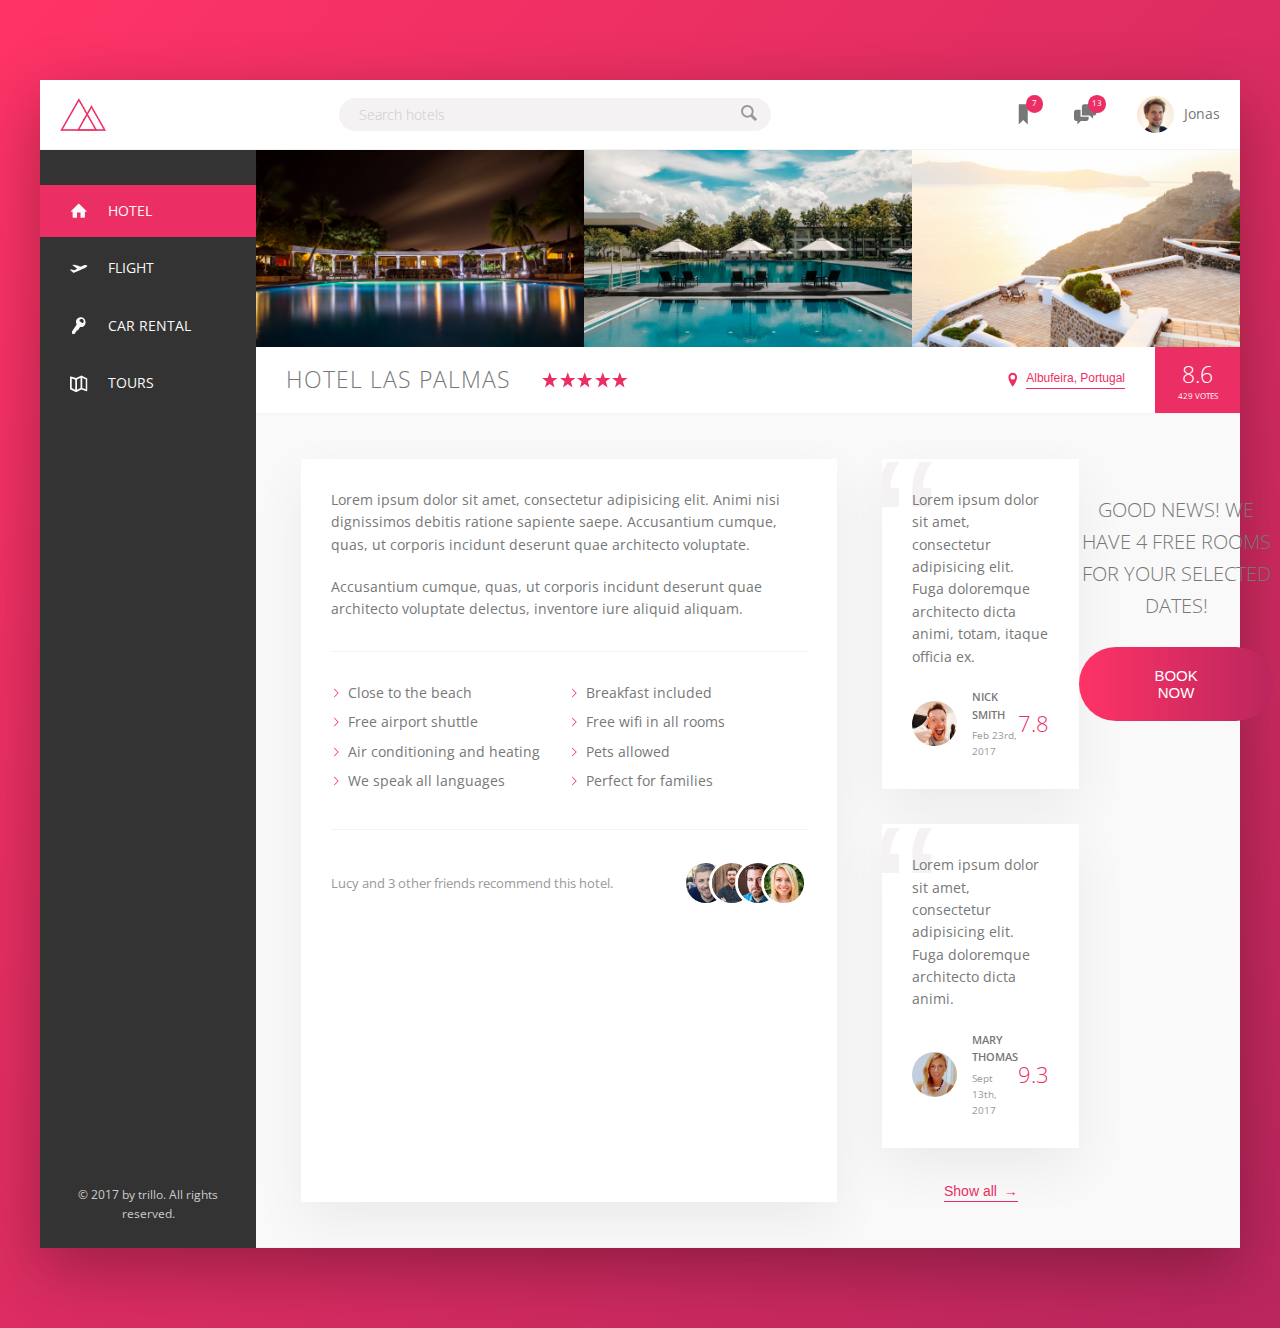
<file: Trillo/index.html>
<!DOCTYPE html>
<html lang="en">
    <head>
        <meta charset="UTF-8">
        <meta name="viewport" content="width=device-width, initial-scale=1.0">
        
        <link href="https://fonts.googleapis.com/css?family=Open+Sans:300,400,600" rel="stylesheet">
        <link rel="stylesheet" href="css/style.css">
        <link rel="shortcut icon" type="image/png" href="img/favicon.png">
        
        <title>trillo &mdash; Your all-in-one booking app</title>
    </head>
    <body>
        <div class="container">
            <header class="header">
                <img src="img/logo.png" alt="trillo logo" class="logo">

                <form action="#" class="search">
                    <input type="text" class="search__input" placeholder="Search hotels">
                    <button class="search__button">
                        <svg class="search__icon">
                            <use xlink:href="img/sprite.svg#icon-magnifying-glass"></use>
                        </svg>
                    </button>
                </form>

                <nav class="user-nav">
                    <div class="user-nav__icon-box">
                        <svg class="user-nav__icon">
                            <use xlink:href="img/sprite.svg#icon-bookmark"></use>
                        </svg>
                        <span class="user-nav__notification">7</span>
                    </div>
                    <div class="user-nav__icon-box">
                        <svg class="user-nav__icon">
                            <use xlink:href="img/sprite.svg#icon-chat"></use>
                        </svg>
                        <span class="user-nav__notification">13</span>
                    </div>
                    <div class="user-nav__user">
                        <img src="img/user.jpg" alt="User photo" class="user-nav__user-photo">
                        <span class="user-nav__user-name">Jonas</span>
                    </div>
                </nav>
            </header>


            <div class="content">
                <nav class="sidebar">
                    <ul class="side-nav">
                        <li class="side-nav__item side-nav__item--active">
                            <a href="#" class="side-nav__link">
                                <svg class="side-nav__icon">
                                    <use xlink:href="img/sprite.svg#icon-home"></use>
                                </svg>
                                <span>Hotel</span>
                            </a>
                        </li>
                        <li class="side-nav__item">
                            <a href="#" class="side-nav__link">
                                <svg class="side-nav__icon">
                                    <use xlink:href="img/sprite.svg#icon-aircraft-take-off"></use>
                                </svg>
                                <span>Flight</span>
                            </a>
                        </li>
                        <li class="side-nav__item">
                            <a href="#" class="side-nav__link">
                                <svg class="side-nav__icon">
                                    <use xlink:href="img/sprite.svg#icon-key"></use>
                                </svg>
                                <span>Car rental</span>
                            </a>
                        </li>
                        <li class="side-nav__item">
                            <a href="#" class="side-nav__link">
                                <svg class="side-nav__icon">
                                    <use xlink:href="img/sprite.svg#icon-map"></use>
                                </svg>
                                <span>Tours</span>
                            </a>
                        </li>
                    </ul>

                    <div class="legal">
                        &copy; 2017 by trillo. All rights reserved.
                    </div>
                </nav>



                <main class="hotel-view">
                    <div class="gallery">
                        <figure class="gallery__item">
                            <img src="img/hotel-1.jpg" alt="Photo of hotel 1" class="gallery__photo">
                        </figure>
                        <figure class="gallery__item">
                            <img src="img/hotel-2.jpg" alt="Photo of hotel 2" class="gallery__photo">
                        </figure>
                        <figure class="gallery__item">
                            <img src="img/hotel-3.jpg" alt="Photo of hotel 3" class="gallery__photo">
                        </figure>
                    </div>

                    <div class="overview">
                        <h1 class="overview__heading">
                            Hotel Las Palmas
                        </h1>

                        <div class="overview__stars">
                            <svg class="overview__icon-star">
                                <use xlink:href="img/sprite.svg#icon-star"></use>
                            </svg>
                            <svg class="overview__icon-star">
                                <use xlink:href="img/sprite.svg#icon-star"></use>
                            </svg>
                            <svg class="overview__icon-star">
                                <use xlink:href="img/sprite.svg#icon-star"></use>
                            </svg>
                            <svg class="overview__icon-star">
                                <use xlink:href="img/sprite.svg#icon-star"></use>
                            </svg>
                            <svg class="overview__icon-star">
                                <use xlink:href="img/sprite.svg#icon-star"></use>
                            </svg>
                        </div>

                        <div class="overview__location">
                            <svg class="overview__icon-location">
                                <use xlink:href="img/sprite.svg#icon-location-pin"></use>
                            </svg>
                            <button class="btn-inline">Albufeira, Portugal</button>
                        </div>

                        <div class="overview__rating">
                            <div class="overview__rating-average">8.6</div>
                            <div class="overview__rating-count">429 votes</div>
                        </div>
                    </div>

                    <div class="detail">
                        <div class="description">
                            <p class="paragraph">
                                Lorem ipsum dolor sit amet, consectetur adipisicing elit. Animi nisi dignissimos debitis ratione sapiente saepe. Accusantium cumque, quas, ut corporis incidunt deserunt quae architecto voluptate.
                            </p>
                            <p class="paragraph">
                                Accusantium cumque, quas, ut corporis incidunt deserunt quae architecto voluptate delectus, inventore iure aliquid aliquam.
                            </p>
                            <ul class="list">
                                <li class="list__item">Close to the beach</li>
                                <li class="list__item">Breakfast included</li>
                                <li class="list__item">Free airport shuttle</li>
                                <li class="list__item">Free wifi in all rooms</li>
                                <li class="list__item">Air conditioning and heating</li>
                                <li class="list__item">Pets allowed</li>
                                <li class="list__item">We speak all languages</li>
                                <li class="list__item">Perfect for families</li>
                            </ul>
                            <div class="recommend">
                                <p class="recommend__count">
                                    Lucy and 3 other friends recommend this hotel.
                                </p>
                                <div class="recommend__friends">
                                    <img src="img/user-3.jpg" alt="Friend 1" class="recommend__photo">
                                    <img src="img/user-4.jpg" alt="Friend 2" class="recommend__photo">
                                    <img src="img/user-5.jpg" alt="Friend 3" class="recommend__photo">
                                    <img src="img/user-6.jpg" alt="Friend 4" class="recommend__photo">
                                </div>
                            </div>
                        </div>

                        <div class="user-reviews">
                            <figure class="review">
                                <blockquote class="review__text">
                                    Lorem ipsum dolor sit amet, consectetur adipisicing elit. Fuga doloremque architecto dicta animi, totam, itaque officia ex.
                                </blockquote>
                                <figcaption class="review__user">
                                    <img src="img/user-1.jpg" alt="User 1" class="review__photo">
                                    <div class="review__user-box">
                                        <p class="review__user-name">Nick Smith</p>
                                        <p class="review__user-date">Feb 23rd, 2017</p>
                                    </div>
                                    <div class="review__rating">7.8</div>
                                </figcaption>
                            </figure>

                            <figure class="review">
                                <blockquote class="review__text">
                                    Lorem ipsum dolor sit amet, consectetur adipisicing elit. Fuga doloremque architecto dicta animi.
                                </blockquote>
                                <figcaption class="review__user">
                                    <img src="img/user-2.jpg" alt="User 1" class="review__photo">
                                    <div class="review__user-box">
                                        <p class="review__user-name">Mary Thomas</p>
                                        <p class="review__user-date">Sept 13th, 2017</p>
                                    </div>
                                    <div class="review__rating">9.3</div>
                                </figcaption>
                            </figure>

                            <button class="btn-inline">Show all <span>&rarr;</span></button>
                        </div>

                        <div class="cta">
                            <h2 class="cta__book-now">
                                Good news! We have 4 free rooms for your selected dates!
                            </h2>
                            <button class="btn">
                                <span class="btn__visible">Book now</span>
                                <span class="btn__invisible">Only 4 rooms left</span>
                            </button>
                        </div>

                    </div>


                </main>
            </div>
        </div>
    </body>
</html>
</file>
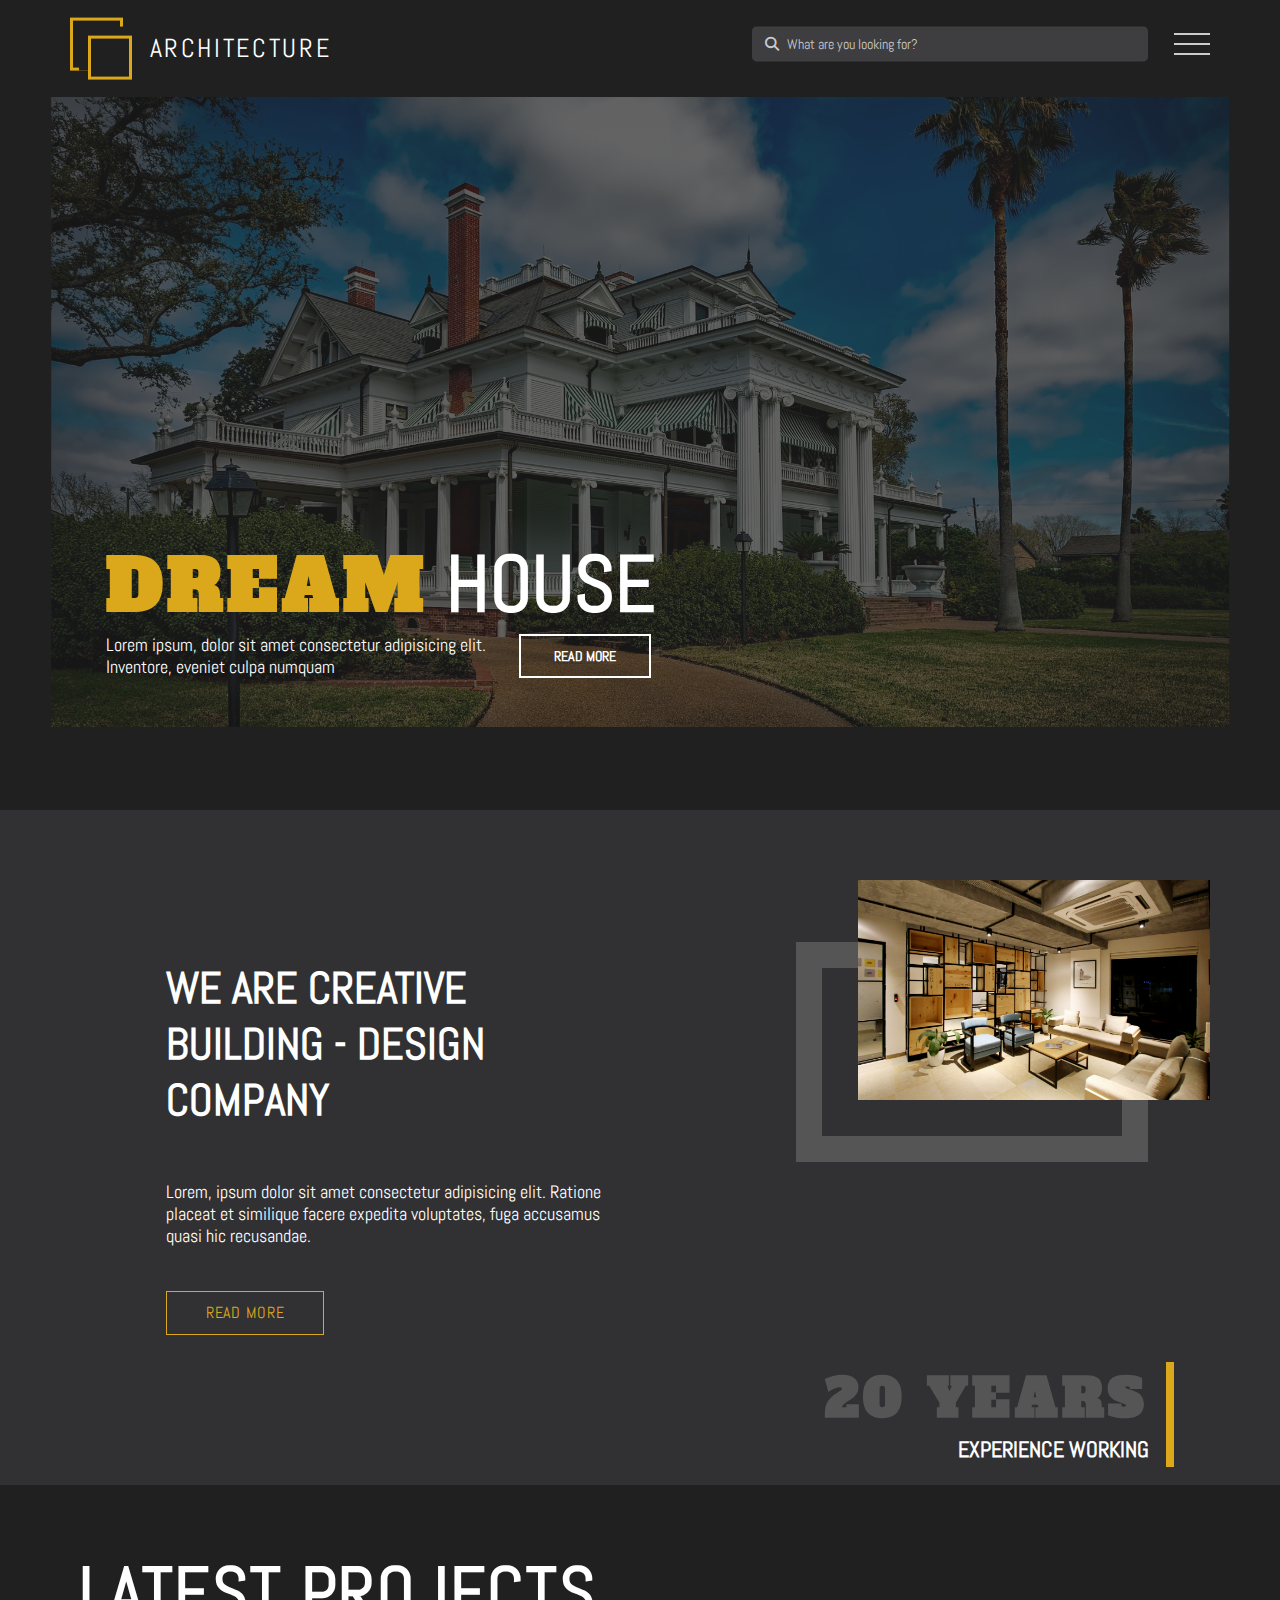
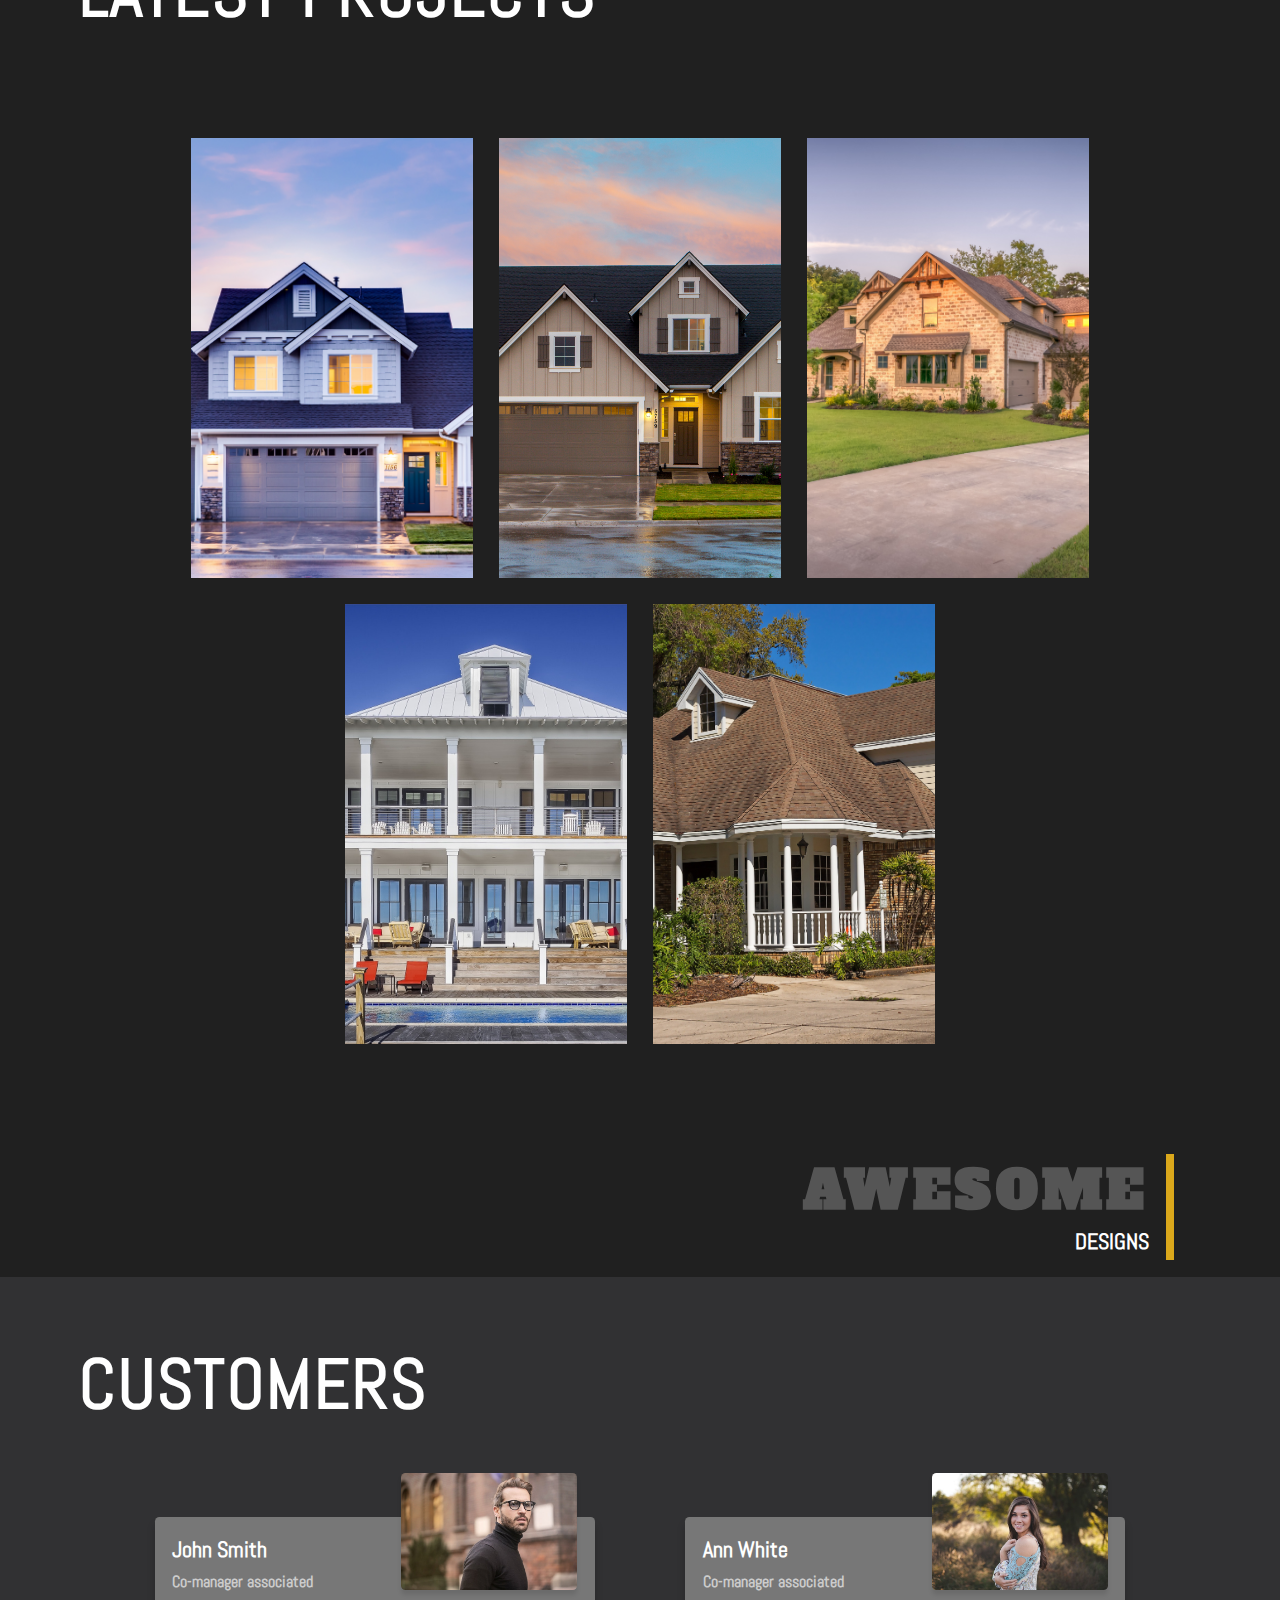
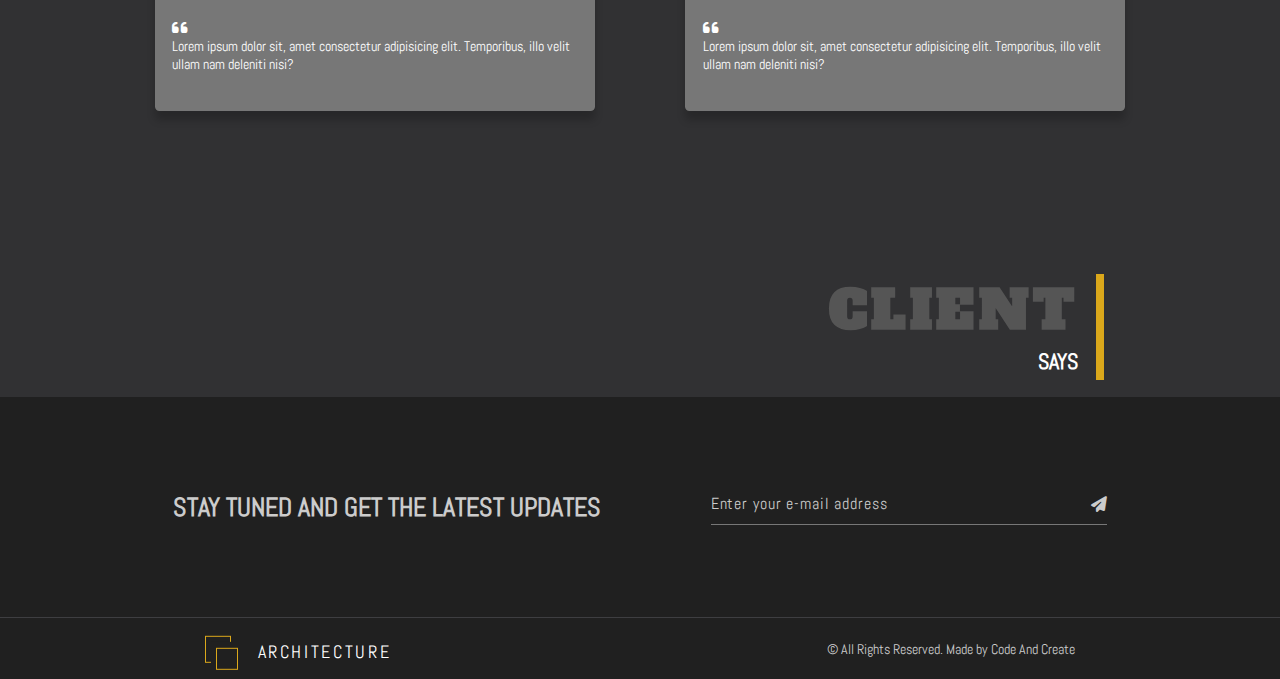
<file: Project/Architectural/index.html>
<!DOCTYPE html>
<html lang="en">
<head>
    <meta charset="UTF-8">
    <meta http-equiv="X-UA-Compatible" content="IE=edge">
    <meta name="viewport" content="width=device-width, initial-scale=1.0">
    <title>Architecture</title>
    <link rel="stylesheet" href="style.css">
    <link rel="stylesheet" href="https://cdnjs.cloudflare.com/ajax/libs/font-awesome/6.2.1/css/all.min.css">
    <link rel="preconnect" href="https://fonts.googleapis.com">
    <link rel="preconnect" href="https://fonts.gstatic.com" crossorigin>
    <link href="https://fonts.googleapis.com/css2?family=Abel&family=Alfa+Slab+One&display=swap" rel="stylesheet">
</head>
<body>

    <!-- Container -->
    <div class="container">
        <!-- Navbar -->
        <nav class="navbar">
            <div class="brand navbar-brand">
                <div class="logo1"></div>
                <div class="logo2"></div>
                <div class="logo3"></div>
                <span>ARCHITECTURE</span>
            </div>
            <div class="search-bar">
                <input type="text" placeholder="What are you looking for?">
                <i class="fa-solid fa-magnifying-glass"></i>
            </div>
            <div class="hamburger-menu">
                <div class="menu-icon">
                    <div class="line line-1"></div>
                    <div class="line line-2"></div>
                    <div class="line line-3"></div>
                </div>
                <div class="navigation">
                    <a href="#">HOME</a>
                    <a href="#">ABOUT</a>
                    <a href="#">PROJECTS</a>
                    <a href="#">BLOG</a>
                    <a href="#">CUSTOMERS</a>
                    <a href="#">CONTACT</a>
                </div>
            </div>
        </nav>
        <!-- End of Navbar -->

                <!-- Landing -->
                <section class="landing">
                    <div class="landing-img">
                        <img src="images/landing-bg.jpg">
                    </div>
                    <div class="banner">
                        <h1 class="banner-heading"><span>DREAM</span> HOUSE</h1>
                        <div class="banner-content">
                            <p>Lorem ipsum, dolor sit amet consectetur adipisicing elit. Inventore, eveniet culpa numquam </p>
                            <button>READ MORE</button>
                        </div>
                    </div>
                </section>
                <!-- End of Landing -->

                        <!-- About -->
        <section class="about">
            <div class="about-left">
                <h1>WE ARE CREATIVE BUILDING - DESIGN COMPANY</h1>
                <p>Lorem, ipsum dolor sit amet consectetur adipisicing elit. Ratione placeat et similique facere expedita voluptates, fuga accusamus quasi hic recusandae.</p>
                <button>READ MORE</button>
            </div>
            <div class="about-right">
                <div class="frame"></div>
                <div class="about-img-wrapper">
                <img src="images/about.jpg" >
            </div>
        </div>
        <div class="experience section-bottom">
            <h1>20 YEARS</h1>
            <h3>EXPERIENCE WORKING</h3>
        </div>
        </section>
        <!-- End of About -->

        
        <!-- Projects -->
        <section class="projects">
            <h1 class="projects-heading">LATEST PROJECTS</h1>
            <div class="cards">
                <div class="card">
                    <img src="images/card1.jpg">
                    <div class="card-content">
                        <h1>Your Dream House is here</h1>
                        <p>Lorem ipsum dolor, sit amet consectetur adipisicing elit. Unde, vero?</p>
                    </div>
                </div>
                <div class="card">
                    <img src="images/card2.jpg">
                    <div class="card-content">
                        <h1>Your Dream House is here</h1>
                        <p>Lorem ipsum dolor, sit amet consectetur adipisicing elit. Unde, vero?</p>
                    </div>
                </div>
                <div class="card">
                    <img src="images/card3.jpg">
                    <div class="card-content">
                        <h1>Your Dream House is here</h1>
                        <p>Lorem ipsum dolor, sit amet consectetur adipisicing elit. Unde, vero?</p>
                    </div>
                </div>
                <div class="card">
                    <img src="images/card4.jpg">
                    <div class="card-content">
                        <h1>Your Dream House is here</h1>
                        <p>Lorem ipsum dolor, sit amet consectetur adipisicing elit. Unde, vero?</p>
                    </div>
                </div>
                <div class="card">
                    <img src="images/card5.jpg">
                    <div class="card-content">
                        <h1>Your Dream House is here</h1>
                        <p>Lorem ipsum dolor, sit amet consectetur adipisicing elit. Unde, vero?</p>
                    </div>
                </div>
            </div>
            <div class="designs section-bottom">
                <h1>AWESOME</h1>
                <h3>DESIGNS</h3>
            </div>
        </section>
        <!-- End of Projects -->

                <!-- Customers -->
                <section class="customers">
                    <h1 class="customers-heading">CUSTOMERS</h1>
                    <div class="customers-content">
                        <div class="customers-card">
                            <img src="images/customer1.jpg" >
                            <div class="customers-card-content">
                                <h1>John Smith</h1>
                                <h3>Co-manager associated</h3>
                                <i class="fa-solid fa-quote-left"></i>
                                <p>Lorem ipsum dolor sit, amet consectetur adipisicing elit. Temporibus, illo velit ullam nam deleniti nisi?</p>
                            </div>
                        </div>
                        <div class="customers-card">
                            <img src="images/customer2.jpg">
                            <div class="customers-card-content">
                                <h1>Ann White</h1>
                                <h3>Co-manager associated</h3>
                                <i class="fa-solid fa-quote-left"></i>
                                <p>Lorem ipsum dolor sit, amet consectetur adipisicing elit. Temporibus, illo velit ullam nam deleniti nisi?</p>
                            </div>
                        </div>
                    </div>
                    <div class="client section-bottom">
                        <h1>CLIENT</h1>
                        <h3>SAYS</h3>
                    </div>
                </section>
                <!-- End of Customers -->

                        <!-- Contact -->
        <section class="contact">
            <div class="contact-content">
                <div class="contact-left">
                    <h1>Stay tuned and get the latest updates</h1>
                </div>
                <div class="contact-right">
                    <input type="email" placeholder="Enter your e-mail address">
                    <i class="fa-solid fa-paper-plane"></i>
                </div>
            </div>
        </section>
        <!-- End of Contact -->

                <!-- Footer --> 
                <footer class="footer">
                    <div class="footer-content">
                        <div class="brand brand-footer">
                            <div class="logo1"></div>
                            <div class="logo2"></div>
                            <div class="logo3"></div>
                            <span>ARCHITECTURE</span>
                        </div>
                        <div class="copyright">
                            <p>&copy; All Rights Reserved. Made by Code And Create</p>
                        </div>
                    </div>
                </footer>
                <!-- End of Footer -->
    <!-- End of Container -->

    <script src="script.js"></script>
</body>
</html>
</file>
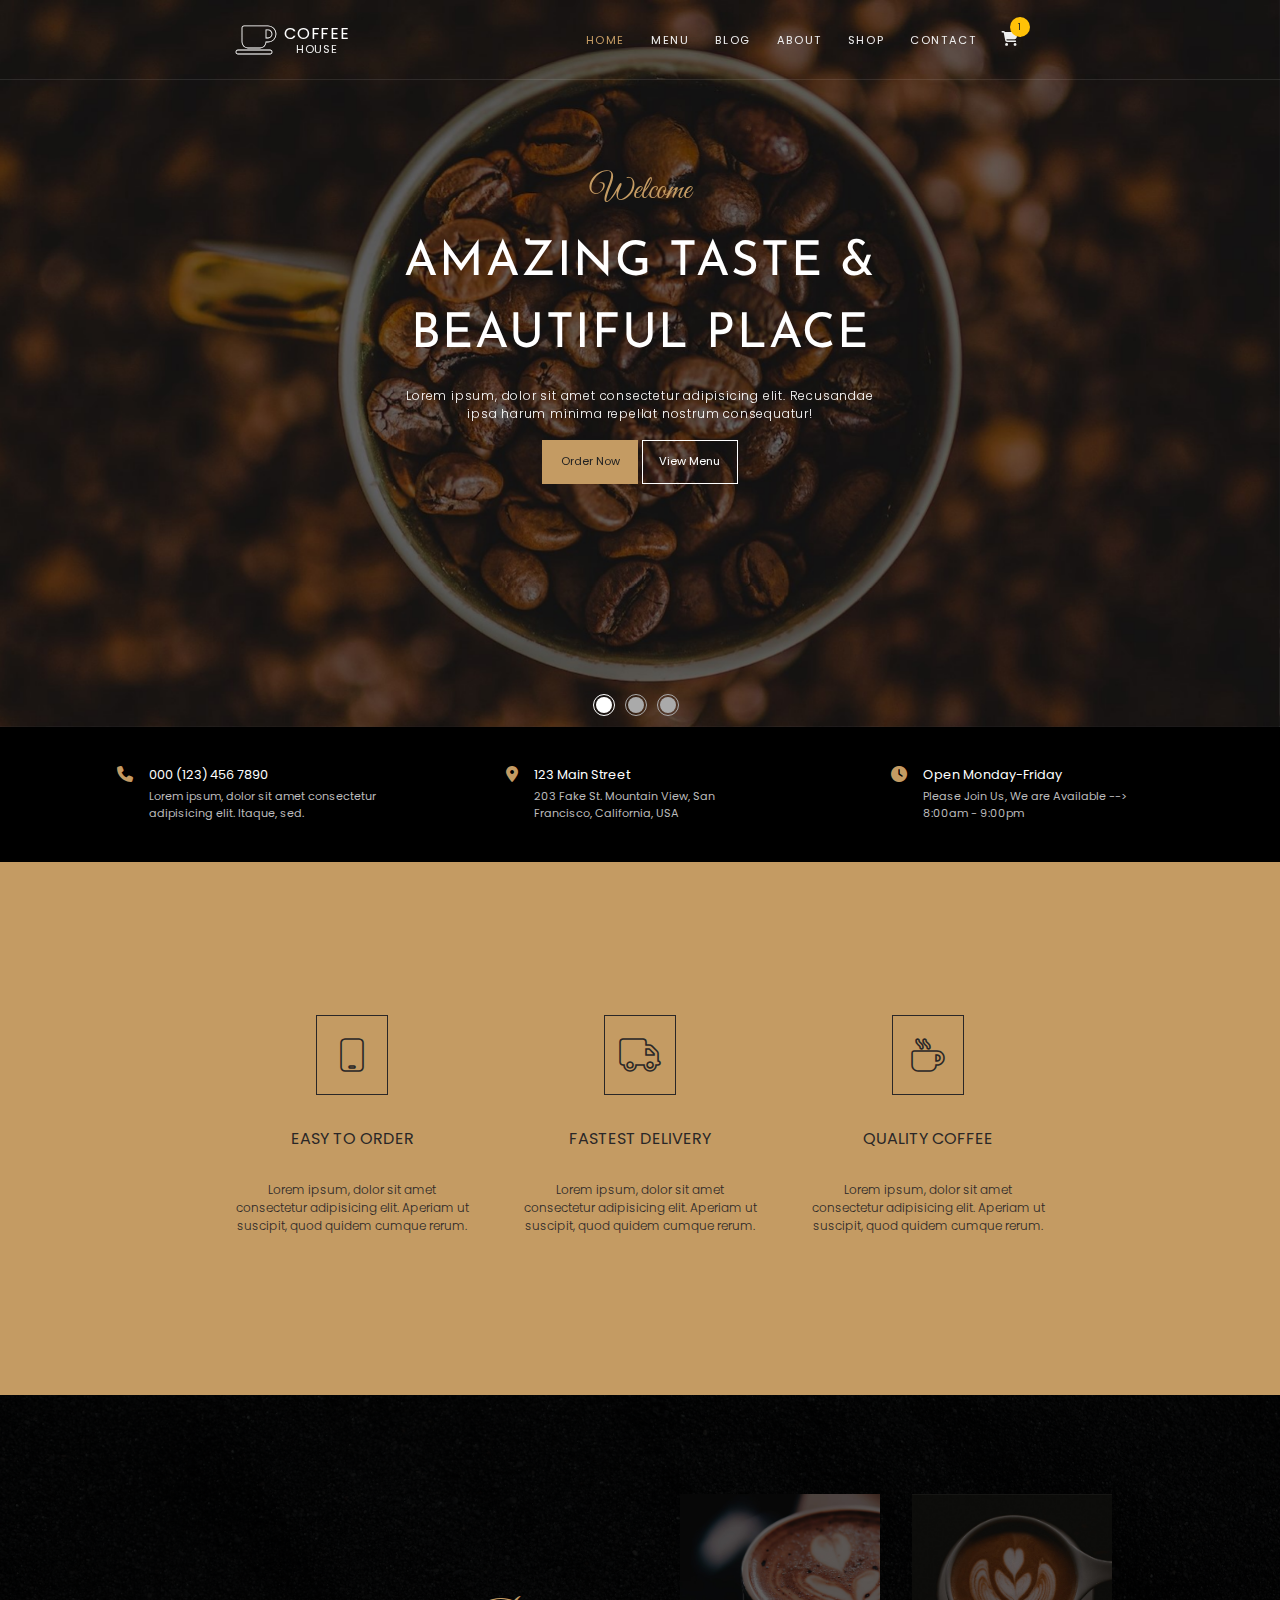
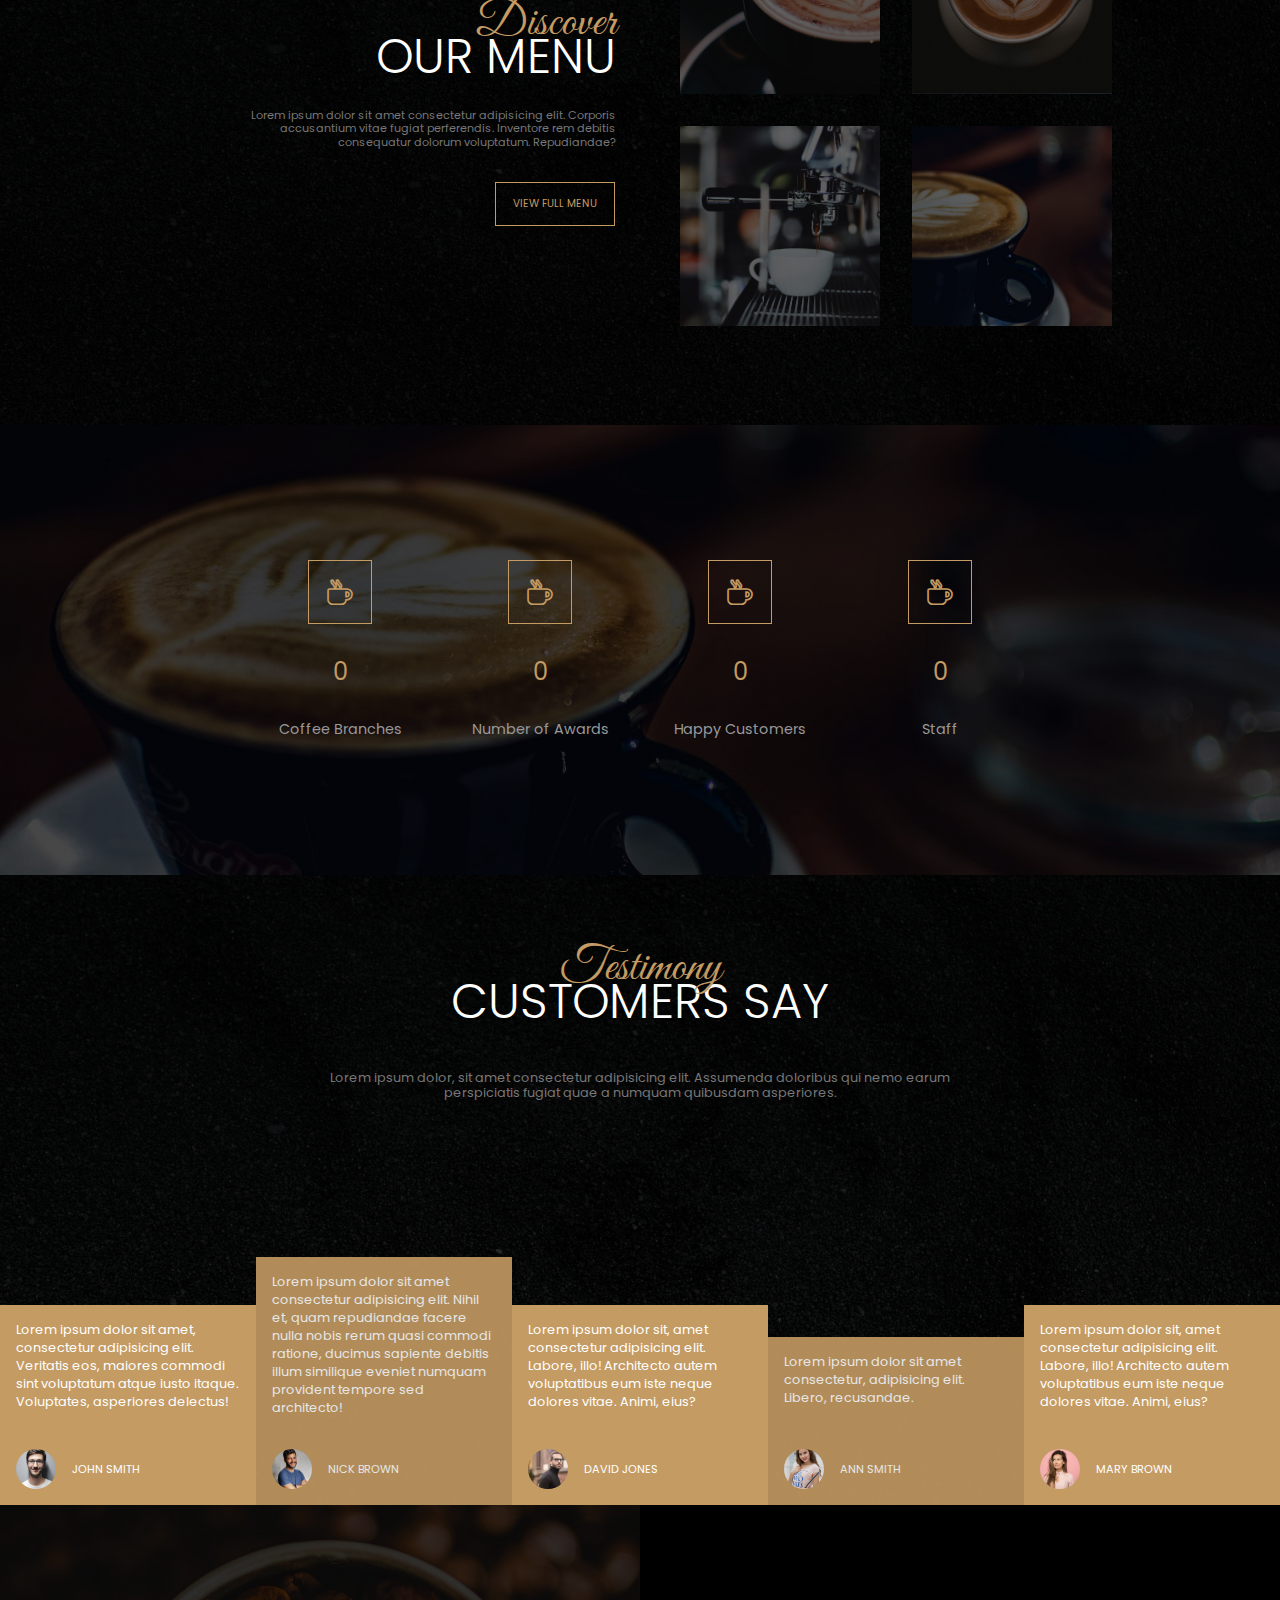
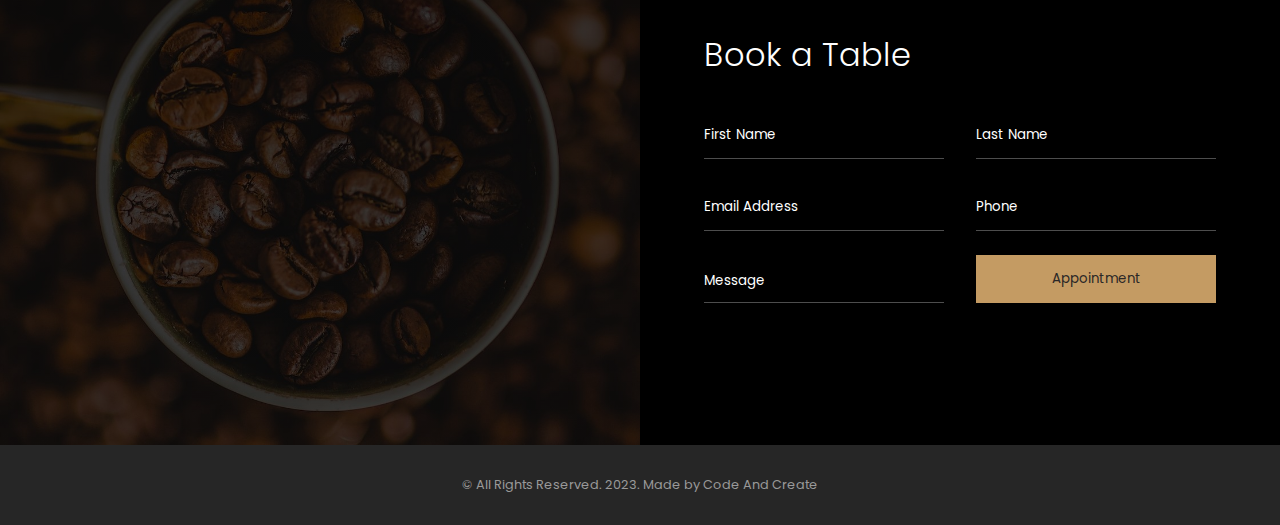
<file: Project/CoffeeHouse/index.html>
<!DOCTYPE html>
<html lang="en">
  <head>
    <meta charset="UTF-8" />
    <meta http-equiv="X-UA-Compatible" content="IE=edge" />
    <meta name="viewport" content="width=device-width, initial-scale=1.0" />
    <title>Coffee House</title>
    <link rel="stylesheet" href="style.css" />
    <link
      rel="stylesheet"
      href="https://cdnjs.cloudflare.com/ajax/libs/font-awesome/6.2.1/css/all.min.css"
    />
    <link rel="preconnect" href="https://fonts.googleapis.com" />
    <link rel="preconnect" href="https://fonts.gstatic.com" crossorigin />
    <link
      href="https://fonts.googleapis.com/css2?family=Great+Vibes&family=Josefin+Sans:wght@300;400;700&family=Poppins:wght@300;400;700&display=swap"
      rel="stylesheet"
    />
    <link
      rel="stylesheet"
      href="https://cdn.jsdelivr.net/npm/swiper@8/swiper-bundle.min.css"
    />
  </head>
  <body>
    <!-- Container -->
    <div class="container">
      <!-- Navigation -->
      <nav class="navbar">
        <div class="logo">
          <i class="fa-solid fa-mug-saucer"></i>
          <div class="logo-text">
            <span>Coffee</span>
            <span>House</span>
          </div>
        </div>
        <div class="navigation">
          <a href="#">Home</a>
          <a href="#">Menu</a>
          <a href="#">Blog</a>
          <a href="#">About</a>
          <a href="#">Shop</a>
          <a href="#">Contact</a>
          <a href="#"><i class="fa-solid fa-cart-shopping"></i></a>
        </div>
      </nav>
      <!-- End of Navigation -->

      <!-- Landing -->
      <section class="landing">
        <div class="banner">
          <h3 class="main-heading">Welcome</h3>
          <h1>Amazing taste & beautiful place</h1>
          <p>
            Lorem ipsum, dolor sit amet consectetur adipisicing elit. Recusandae
            ipsa harum minima repellat nostrum consequatur!
          </p>
          <button type="button" class="banner-btn banner-btn-1">
            Order Now
          </button>
          <button type="button" class="banner-btn banner-btn-2">
            View Menu
          </button>
        </div>
        <div class="swiper">
          <div class="swiper-wrapper">
            <div class="swiper-slide"><img src="images/image1.jpg" /></div>
            <div class="swiper-slide"><img src="images/image2.jpg" /></div>
            <div class="swiper-slide"><img src="images/image3.jpg" /></div>
          </div>
          <div class="swiper-pagination"></div>
        </div>
        <div class="landing-contact">
          <div class="details">
            <i class="fa-solid fa-phone"></i>
            <div>
              <span>000 (123) 456 7890</span>
              <span
                >Lorem ipsum, dolor sit amet consectetur adipisicing elit.
                Itaque, sed.</span
              >
            </div>
          </div>
          <div class="details">
            <i class="fa-solid fa-location-dot"></i>
            <div>
              <span>123 Main Street</span>
              <span
                >203 Fake St. Mountain View, San Francisco, California,
                USA</span
              >
            </div>
          </div>
          <div class="details">
            <i class="fa-solid fa-clock"></i>
            <div>
              <span>Open Monday-Friday</span>
              <span>Please Join Us, We are Available --> 8:00am - 9:00pm</span>
            </div>
          </div>
        </div>
      </section>
      <!-- End of Landing -->

      <!-- About -->
      <section class="about">
        <div>
          <i class="fa-solid fa-mobile"></i>
          <h1>Easy to Order</h1>
          <p>
            Lorem ipsum, dolor sit amet consectetur adipisicing elit. Aperiam ut
            suscipit, quod quidem cumque rerum.
          </p>
        </div>
        <div>
          <i class="fa-solid fa-truck"></i>
          <h1>Fastest Delivery</h1>
          <p>
            Lorem ipsum, dolor sit amet consectetur adipisicing elit. Aperiam ut
            suscipit, quod quidem cumque rerum.
          </p>
        </div>
        <div>
          <i class="fa-solid fa-mug-hot"></i>
          <h1>Quality Coffee</h1>
          <p>
            Lorem ipsum, dolor sit amet consectetur adipisicing elit. Aperiam ut
            suscipit, quod quidem cumque rerum.
          </p>
        </div>
      </section>
      <!-- End of About -->

      <!-- Menu -->
      <section class="menu">
        <div class="menu-left">
          <h3 class="main-heading">Discover</h3>
          <h1>Our Menu</h1>
          <p>
            Lorem ipsum dolor sit amet consectetur adipisicing elit. Corporis
            accusantium vitae fugiat perferendis. Inventore rem debitis
            consequatur dolorum voluptatum. Repudiandae?
          </p>
          <button type="button" class="menu-btn">View Full Menu</button>
        </div>
        <div class="menu-right">
          <div class="menu-right-images">
            <div class="menu-img-wrapper">
              <img src="images/image4.jpg" />
            </div>
            <div class="menu-img-wrapper">
              <img src="images/image5.jpg" />
            </div>
            <div class="menu-img-wrapper">
              <img src="images/image6.jpg" />
            </div>
            <div class="menu-img-wrapper">
              <img src="images/image7.jpg" />
            </div>
          </div>
        </div>
      </section>
      <!-- End of Menu -->

      <!-- Data -->
      <section class="data">
        <div>
          <div class="icon-wrapper">
            <i class="fa-solid fa-mug-hot"></i>
            <span class="icon-bg"></span>
          </div>
          <span class="num" data-val="350">0</span>
          <span class="info">Coffee Branches</span>
        </div>
        <div>
          <div class="icon-wrapper">
            <span class="icon-bg"></span>
            <i class="fa-solid fa-mug-hot"></i>
          </div>
          <span class="num" data-val="90">0</span>
          <span class="info">Number of Awards</span>
        </div>
        <div>
          <div class="icon-wrapper">
            <span class="icon-bg"></span>
            <i class="fa-solid fa-mug-hot"></i>
          </div>
          <span class="num" data-val="2540">0</span>
          <span class="info">Happy Customers</span>
        </div>
        <div>
          <div class="icon-wrapper">
            <span class="icon-bg"></span>
            <i class="fa-solid fa-mug-hot"></i>
          </div>
          <span class="num" data-val="750">0</span>
          <span class="info">Staff</span>
        </div>
      </section>
      <!-- End of Data -->

      <!-- Customers -->
      <section class="customers">
        <div class="customers-banner">
          <h3 class="main-heading">Testimony</h3>
          <h1>Customers Say</h1>
          <p>
            Lorem ipsum dolor, sit amet consectetur adipisicing elit. Assumenda
            doloribus qui nemo earum perspiciatis fugiat quae a numquam
            quibusdam asperiores.
          </p>
        </div>
        <div class="clients">
          <div class="client">
            <p>
              Lorem ipsum dolor sit amet, consectetur adipisicing elit.
              Veritatis eos, maiores commodi sint voluptatum atque iusto itaque.
              Voluptates, asperiores delectus!
            </p>
            <div>
              <img src="images/client1.jpg" />
              <span>John Smith</span>
            </div>
          </div>
          <div class="client">
            <p>
              Lorem ipsum dolor sit amet consectetur adipisicing elit. Nihil et,
              quam repudiandae facere nulla nobis rerum quasi commodi ratione,
              ducimus sapiente debitis illum similique eveniet numquam provident
              tempore sed architecto!
            </p>
            <div>
              <img src="images/client2.jpg" />
              <span>Nick Brown</span>
            </div>
          </div>
          <div class="client">
            <p>
              Lorem ipsum dolor sit, amet consectetur adipisicing elit. Labore,
              illo! Architecto autem voluptatibus eum iste neque dolores vitae.
              Animi, eius?
            </p>
            <div>
              <img src="images/client3.jpg" />
              <span>david Jones</span>
            </div>
          </div>
          <div class="client">
            <p>
              Lorem ipsum dolor sit amet consectetur, adipisicing elit. Libero,
              recusandae.
            </p>
            <div>
              <img src="images/client4.jpg" />
              <span>Ann Smith</span>
            </div>
          </div>
          <div class="client">
            <p>
              Lorem ipsum dolor sit, amet consectetur adipisicing elit. Labore,
              illo! Architecto autem voluptatibus eum iste neque dolores vitae.
              Animi, eius?
            </p>
            <div>
              <img src="images/client5.jpg" />
              <span>Mary Brown</span>
            </div>
          </div>
        </div>
      </section>
      <!-- End of Customers -->

      <!-- Contact -->
      <section class="contact">
        <div class="contact-left"></div>
        <div class="contact-right">
          <form>
            <h1>Book a Table</h1>
            <div class="input-group">
              <input type="text" placeholder="First Name" />
              <input type="text" placeholder="Last Name" />
            </div>
            <div class="input-group">
              <input type="email" placeholder="Email Address" />
              <input type="text" placeholder="Phone" />
            </div>
            <div class="input-group">
              <textarea placeholder="Message"></textarea>
              <button type="button" class="contact-btn">Appointment</button>
            </div>
          </form>
        </div>
      </section>
      <!-- End of Contact -->

      <!-- Footer -->
      <footer>
        <p class="copyright">
          &copy; All Rights Reserved. 2023. Made by Code And Create
        </p>
      </footer>
      <!-- End of Footer -->
    </div>
    <!-- End of Container -->

    <script src="https://cdn.jsdelivr.net/npm/swiper@8/swiper-bundle.min.js"></script>
    <script src="script.js"></script>
  </body>
</html>
</file>
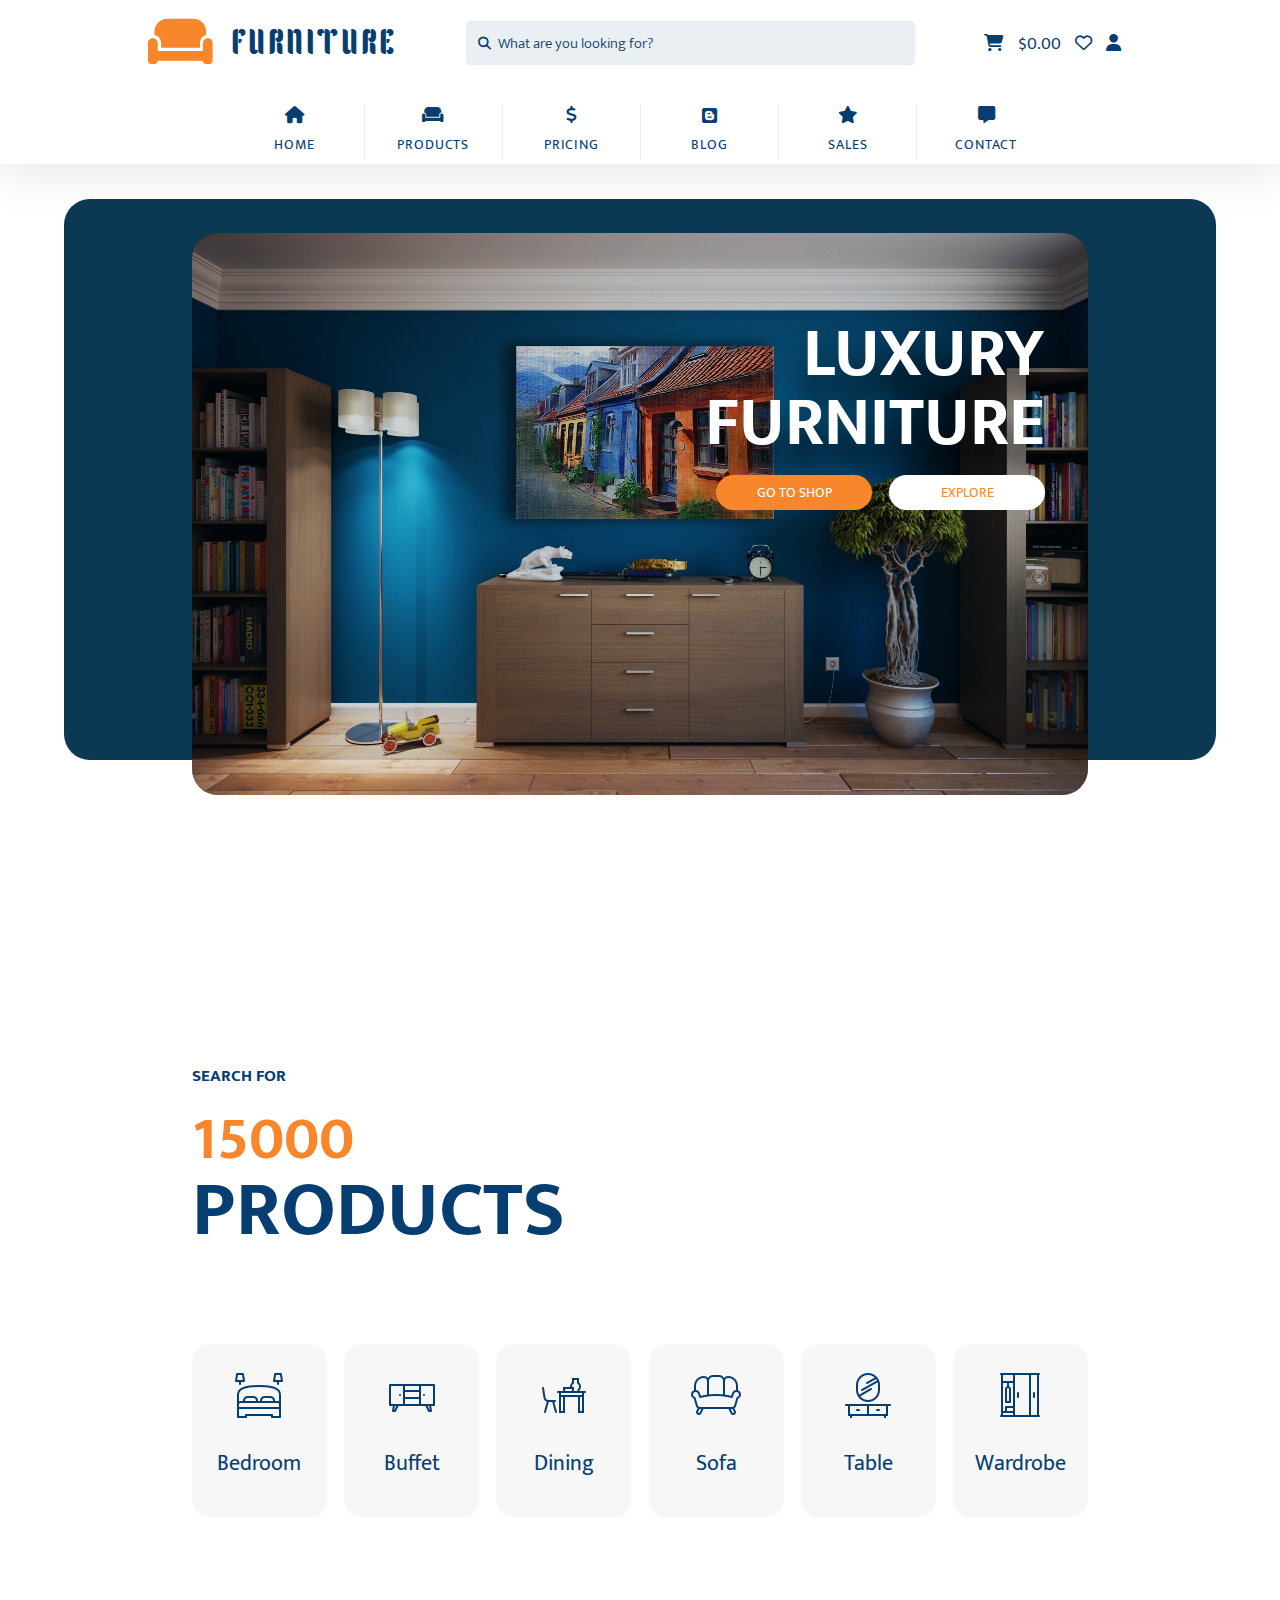
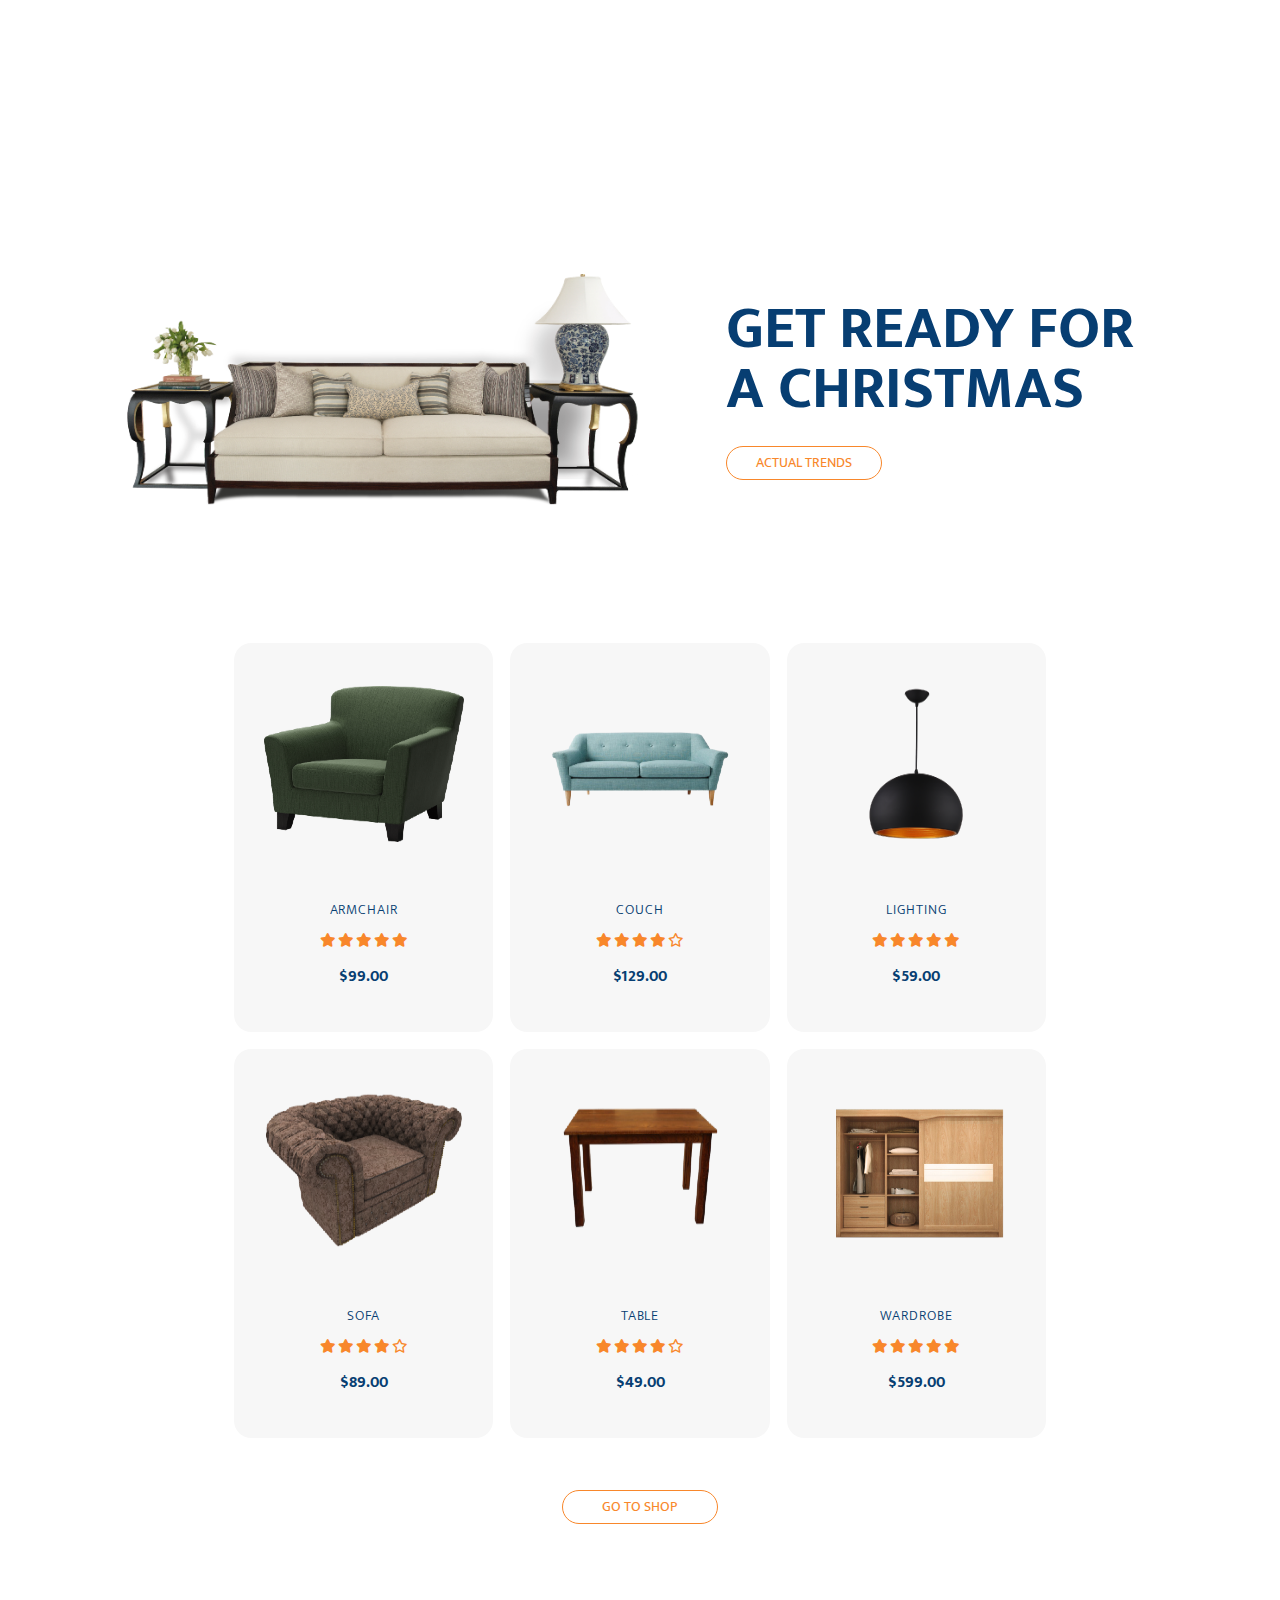
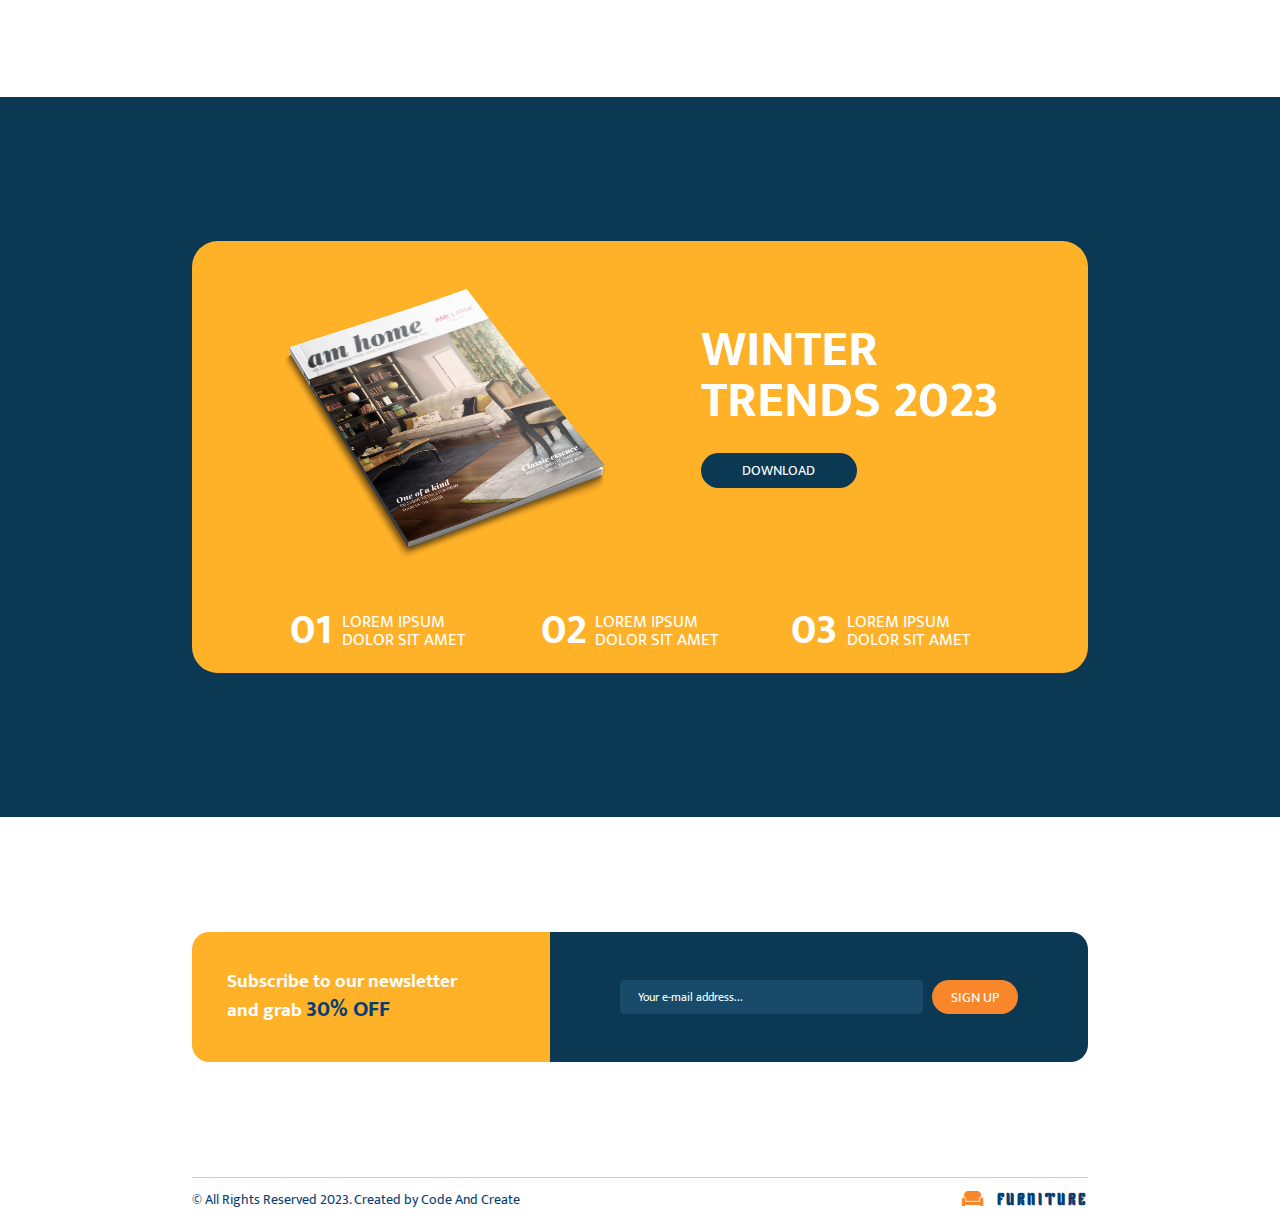
<file: Project/Furniture/index.html>
<!DOCTYPE html>
<html lang="en">
<head>
    <meta charset="UTF-8">
    <meta http-equiv="X-UA-Compatible" content="IE=edge">
    <meta name="viewport" content="width=device-width, initial-scale=1.0">
    <title>Furniture</title>
    <link rel="stylesheet" href="style.css">
    <link rel="stylesheet" href="https://cdnjs.cloudflare.com/ajax/libs/font-awesome/6.2.1/css/all.min.css">
    <link rel="preconnect" href="https://fonts.googleapis.com"><link rel="preconnect" href="https://fonts.gstatic.com" crossorigin><link href="https://fonts.googleapis.com/css2?family=Kenia&family=Mukta:wght@300;400;700&display=swap" rel="stylesheet">
</head>
<body>
        <!-- Container -->
        <div class="container">
            <!-- Navbar -->
            <nav class="navbar">
                <div class="navbar-top">
                    <div class="logo">
                        <i class="fa-solid fa-couch"></i>
                        <span>FURNITURE</span>
                    </div>
                    <div class="search-bar">
                        <input type="text" placeholder="What are you looking for?">
                        <i class="fa-solid fa-magnifying-glass"></i>
                    </div>
                    <div class="user">
                        <i class="fa-solid fa-cart-shopping"></i>
                        <span>$0.00</span>
                        <i class="fa-regular fa-heart"></i>
                        <i class="fa-solid fa-user"></i>
                    </div>
                </div>
                <div class="nav-list">
                    <div>
                        <i class="fa-solid fa-house"></i>
                        <span>HOME</span>
                    </div>
                    <div>
                        <i class="fa-solid fa-couch"></i>
                        <span>PRODUCTS</span>
                    </div>
                    <div>
                        <i class="fa-solid fa-dollar-sign"></i>
                        <span>PRICING</span>
                    </div>
                    <div>
                    <i class="fa-brands fa-blogger"></i>
                        <span>BLOG</span>
                    </div>
                    <div>
                        <i class="fa-solid fa-star"></i>
                        <span>SALES</span>
                    </div>
                    <div>
                        <i class="fa-solid fa-message"></i>
                        <span>CONTACT</span>
                    </div>
    
                </div>
            </nav>
            <!-- End of Navbar -->

            <!-- Landing -->
            <section class="landing">
                <div class="landing-bg"></div>
                <div class="banner">
                    <img src="images/banner-img.jpg" class="banner-img">
                    <h1 class="banner-heading">LUXURY FURNITURE</h1>
                    <button class="banner-btn banner-btn-1">GO TO SHOP</button>
                    <button class="banner-btn banner-btn-2">EXPLORE</button>
                </div>
            </section>
           <!-- End of Landing -->

                   <!-- Products -->
        <section class="products">
            <div class="products-top">
                <h3>SEARCH FOR</h3>
                <h2>15000</h2>
                <h1>PRODUCTS</h1>
            </div>
            <div class="products-icons">
                <div class="bedroom">
                    <img src="images/bedroom.png">
                    <span>Bedroom</span>
                </div>
                <div class="buffet">
                    <img src="images/buffet.png">
                    <span>Buffet</span>
                </div>
                <div class="dining">
                    <img src="images/dining.png">
                    <span>Dining</span>
                </div>
                <div class="sofa">
                    <img src="images/sofa.png">
                    <span>Sofa</span>
                </div>
                <div class="table">
                    <img src="images/table.png">
                    <span>Table</span>
                </div>
                <div class="wardrobe">
                    <img src="images/wardrobe.png">
                    <span>Wardrobe</span>
                </div>
            </div>
        </section>
        <!-- End of Products -->

                <!-- Pricing -->
                <section class="pricing">
                    <div class="pricing-top">
                        <img src="images/furniture2.png">
                        <div class="pricing-top-content">
                            <h1>GET READY FOR A CHRISTMAS</h1>
                            <button>ACTUAL TRENDS</button>
                        </div>
                    </div>
                    <div class="pricing-cards">
                        <div class="pricing-card">
                            <div class="pricing-card-icons">
                                <i class="fa-solid fa-link"></i>
                                <i class="fa-regular fa-heart"></i>
                                <i class="fa-solid fa-magnifying-glass-plus"></i>
                            </div>
                            <div class="img-wrapper">
                                <img src="images/pricing-armchair.png">
                            </div>
                            <h3>ARMCHAIR</h3>
                            <div class="stars">
                                <i class="fa-solid fa-star"></i>
                                <i class="fa-solid fa-star"></i>
                                <i class="fa-solid fa-star"></i>
                                <i class="fa-solid fa-star"></i>
                                <i class="fa-solid fa-star"></i>
                            </div>
                            <h4>$99.00</h4>
                        </div>
                        <div class="pricing-card">
                            <div class="pricing-card-icons">
                                <i class="fa-solid fa-link"></i>
                                <i class="fa-regular fa-heart"></i>
                                <i class="fa-solid fa-magnifying-glass-plus"></i>
                            </div>
                            <div class="img-wrapper">
                                <img src="images/pricing-couch.png">
                            </div>
                            <h3>COUCH</h3>
                            <div class="stars">
                                <i class="fa-solid fa-star"></i>
                                <i class="fa-solid fa-star"></i>
                                <i class="fa-solid fa-star"></i>
                                <i class="fa-solid fa-star"></i>
                                <i class="fa-regular fa-star"></i>
                            </div>
                            <h4>$129.00</h4>
                        </div>
                        <div class="pricing-card">
                            <div class="pricing-card-icons">
                                <i class="fa-solid fa-link"></i>
                                <i class="fa-regular fa-heart"></i>
                                <i class="fa-solid fa-magnifying-glass-plus"></i>
                            </div>
                            <div class="img-wrapper">
                                <img src="images/pricing-lighting.png">
                            </div>
                            <h3>LIGHTING</h3>
                            <div class="stars">
                                <i class="fa-solid fa-star"></i>
                                <i class="fa-solid fa-star"></i>
                                <i class="fa-solid fa-star"></i>
                                <i class="fa-solid fa-star"></i>
                                <i class="fa-solid fa-star"></i>
                            </div>
                            <h4>$59.00</h4>
                        </div>
                        <div class="pricing-card">
                            <div class="pricing-card-icons">
                                <i class="fa-solid fa-link"></i>
                                <i class="fa-regular fa-heart"></i>
                                <i class="fa-solid fa-magnifying-glass-plus"></i>
                            </div>
                            <div class="img-wrapper">
                                <img src="images/pricing-sofa.png">
                            </div>
                            <h3>SOFA</h3>
                            <div class="stars">
                                <i class="fa-solid fa-star"></i>
                                <i class="fa-solid fa-star"></i>
                                <i class="fa-solid fa-star"></i>
                                <i class="fa-solid fa-star"></i>
                                <i class="fa-regular fa-star"></i>
                            </div>
                            <h4>$89.00</h4>
                        </div>
                        <div class="pricing-card">
                            <div class="pricing-card-icons">
                                <i class="fa-solid fa-link"></i>
                                <i class="fa-regular fa-heart"></i>
                                <i class="fa-solid fa-magnifying-glass-plus"></i>
                            </div>
                            <div class="img-wrapper">
                                <img src="images/pricing-table.png">
                            </div>
                            <h3>TABLE</h3>
                            <div class="stars">
                                <i class="fa-solid fa-star"></i>
                                <i class="fa-solid fa-star"></i>
                                <i class="fa-solid fa-star"></i>
                                <i class="fa-solid fa-star"></i>
                                <i class="fa-regular fa-star"></i>
                            </div>
                            <h4>$49.00</h4>
                        </div>
                        <div class="pricing-card">
                            <div class="pricing-card-icons">
                                <i class="fa-solid fa-link"></i>
                                <i class="fa-regular fa-heart"></i>
                                <i class="fa-solid fa-magnifying-glass-plus"></i>
                            </div>
                            <div class="img-wrapper">
                                <img src="images/pricing-wardrobe.png">
                            </div>
                            <h3>WARDROBE</h3>
                            <div class="stars">
                                <i class="fa-solid fa-star"></i>
                                <i class="fa-solid fa-star"></i>
                                <i class="fa-solid fa-star"></i>
                                <i class="fa-solid fa-star"></i>
                                <i class="fa-solid fa-star"></i>
                            </div>
                            <h4>$599.00</h4>
                        </div>
                    </div>
                    <button>GO TO SHOP</button>
                </section>
                <!-- End of Pricing -->

                        <!-- Blog -->
        <section class="blog">
            <div class="blog-content">
            <div class="blog-top">
                <div class="magazine">
                    <img src="images/magazine.png">
                </div>
                <div class="trends">
                    <h1>WINTER TRENDS 2023</h1>
                    <button>DOWNLOAD</button>
                </div>
                </div>
                <div class="blog-articles">
                    <div class="article">
                        <span>01</span>
                        <span>Lorem ipsum dolor sit amet</span>
                    </div>
                    <div class="article">
                        <span>02</span>
                        <span>Lorem ipsum dolor sit amet</span>
                    </div>
                    <div class="article">
                        <span>03</span>
                        <span>Lorem ipsum dolor sit amet</span>
                    </div>
                </div>
            </div>
            </div>
        </section>
        <!-- End of Blog -->

                <!-- Contact -->
                <section class="contact">
                    <div class="contact-content">
                        <div class="content-left">
                            <h2>Subscribe to our newsletter and grab <span>30% OFF</span></h2>
                        </div>
        
                        <div class="content-right">
                            <input type="email" placeholder="Your e-mail address...">
                            <button>SIGN UP</button>
                        </div>
                    </div>
                </section>
                <!-- End of Contact -->

                        <!-- Footer -->
        <footer class="footer">
            <div class="copyright">
                <p>&copy; All Rights Reserved 2023. Created by Code And Create</p>
            </div>
            <div class="brand">
                <i class="fa-solid fa-couch"></i>
                <h1>FURNITURE</h1>
            </div>

        </footer>
        <!-- End of Footer -->
        </div>
        <!-- End of Container -->
</body>
</html>
</file>
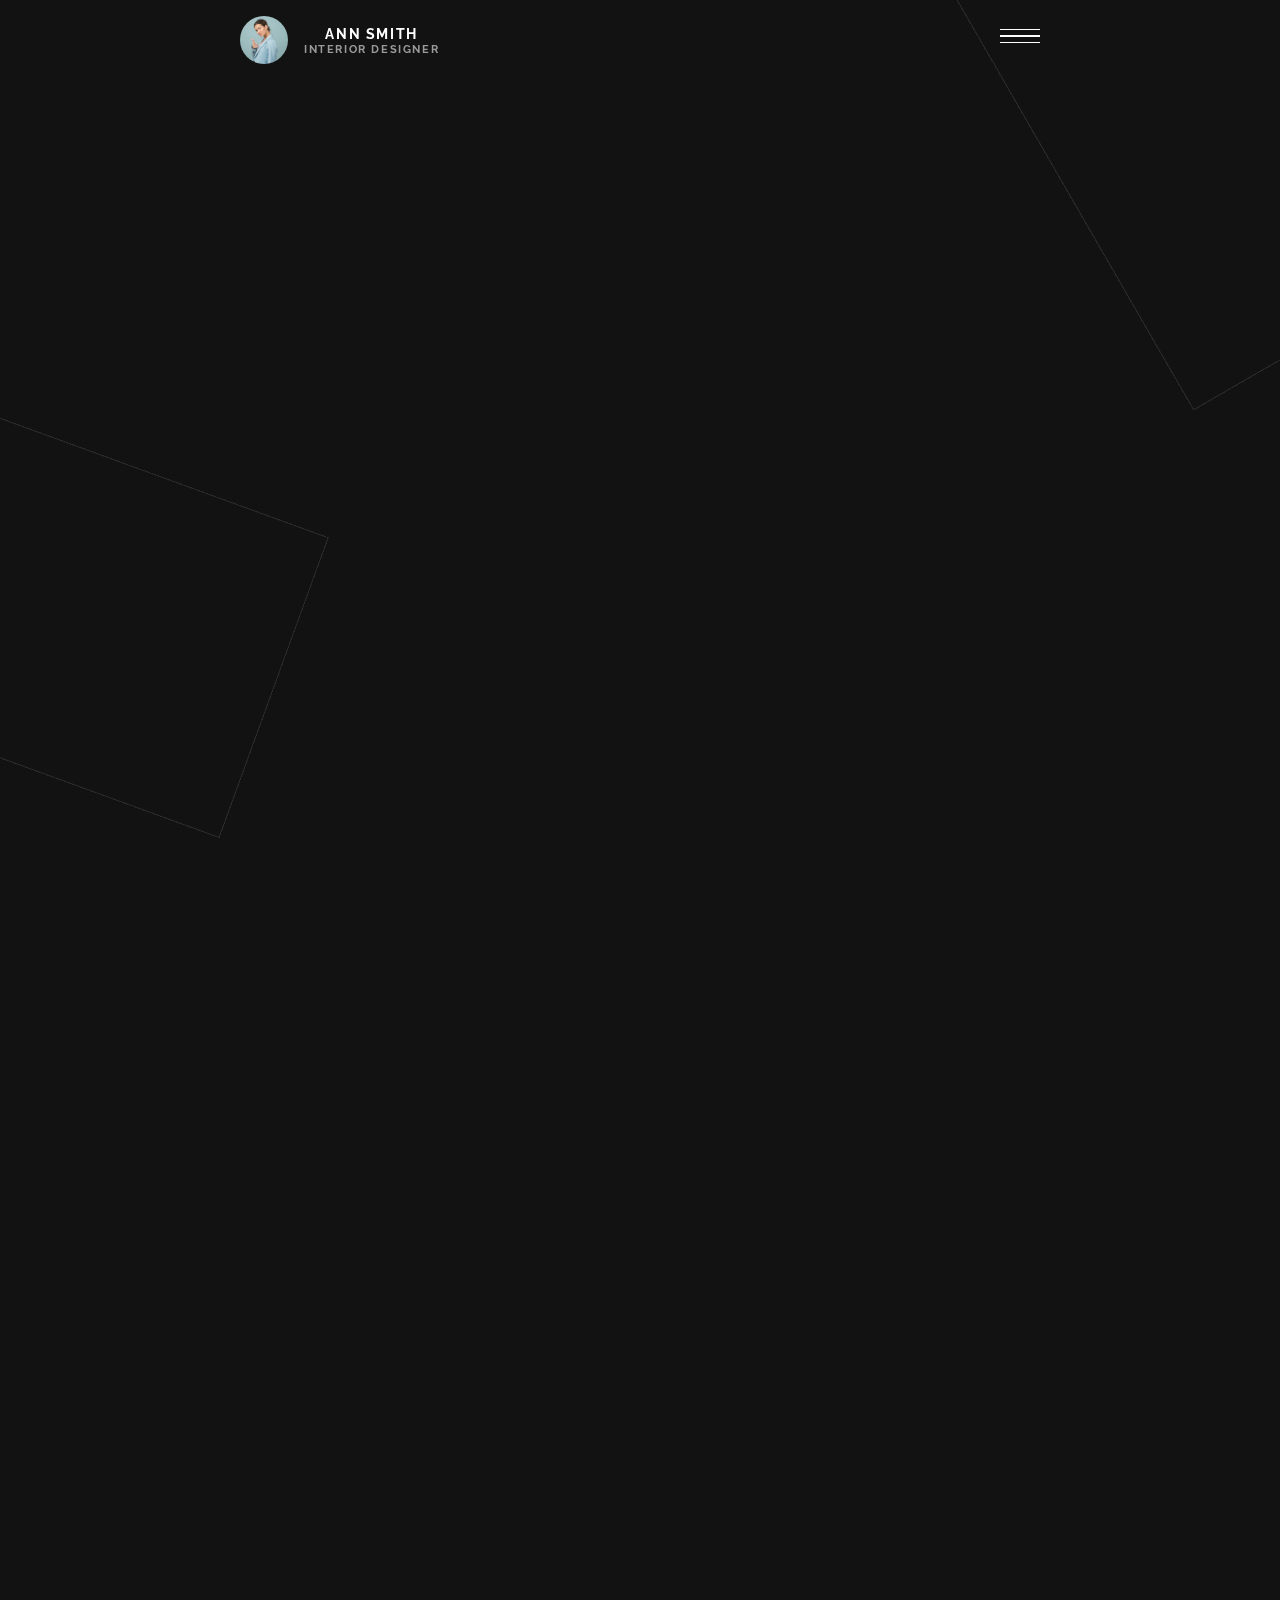
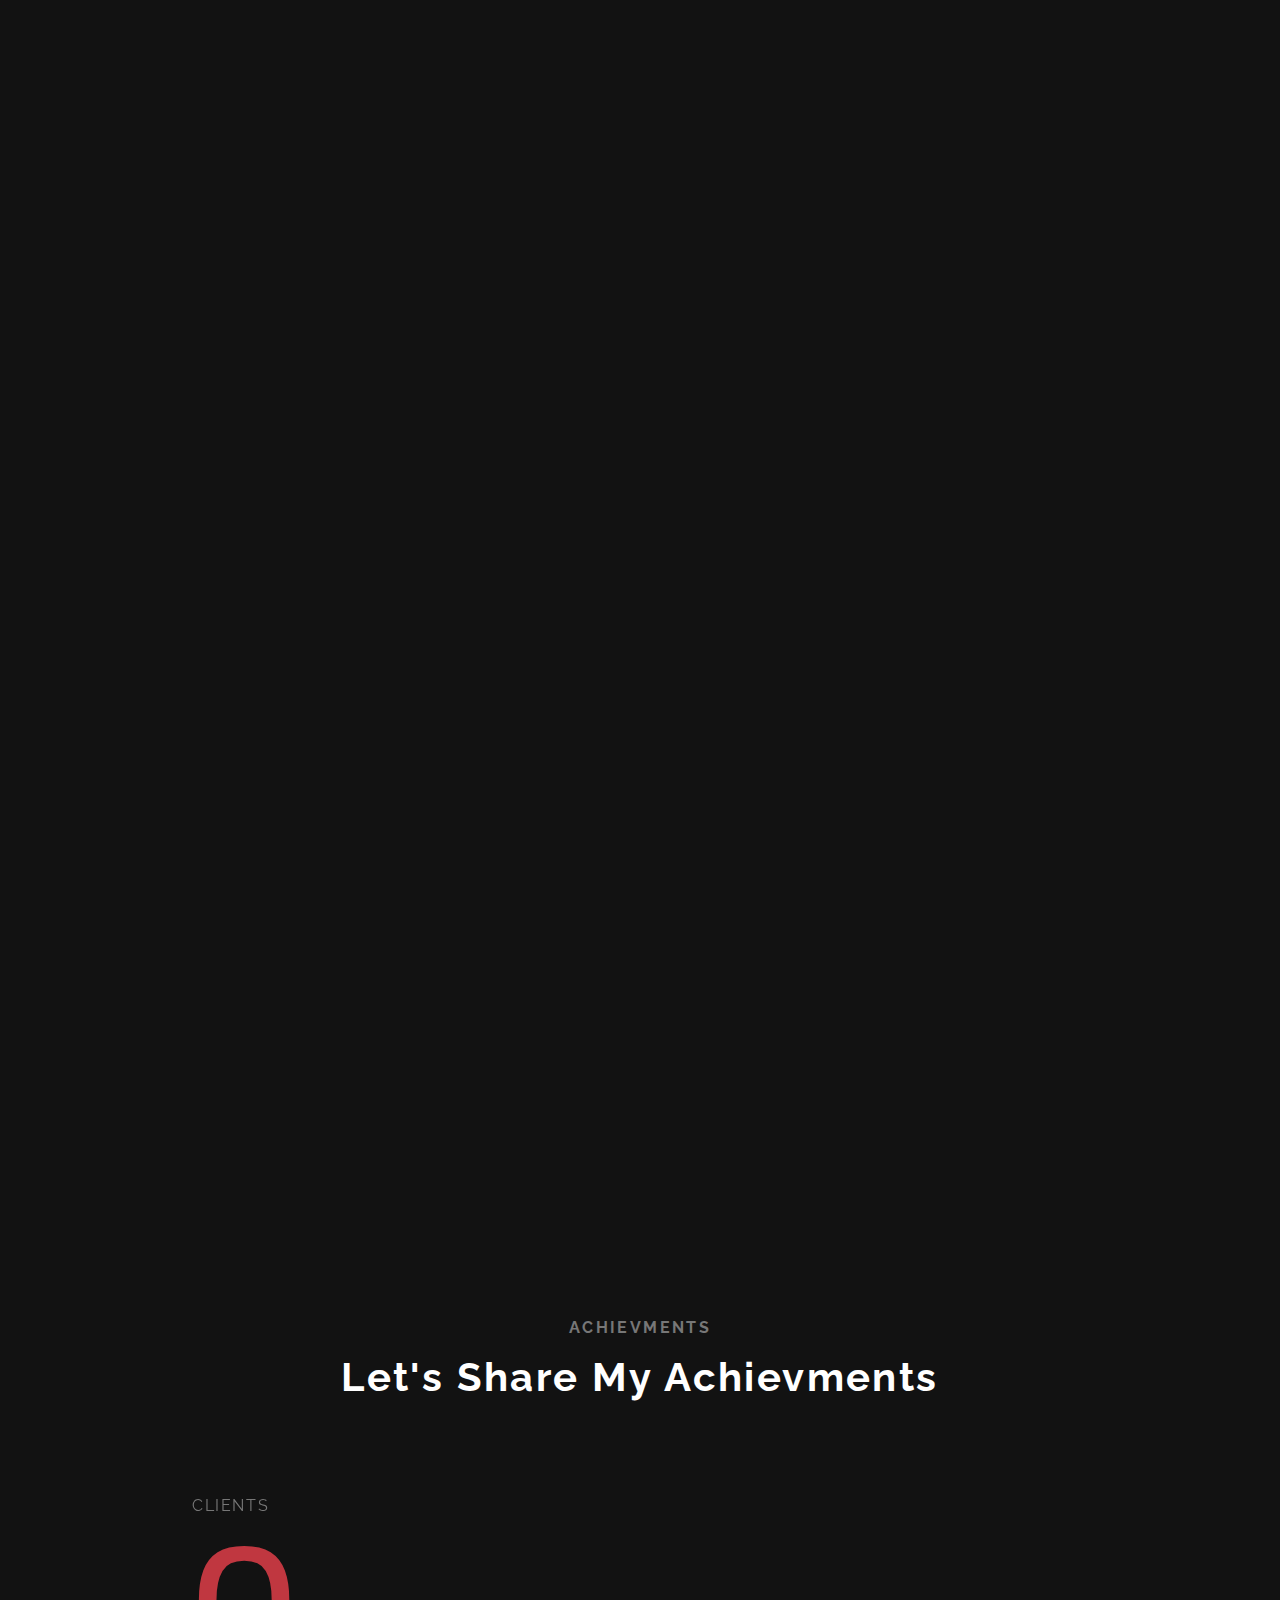
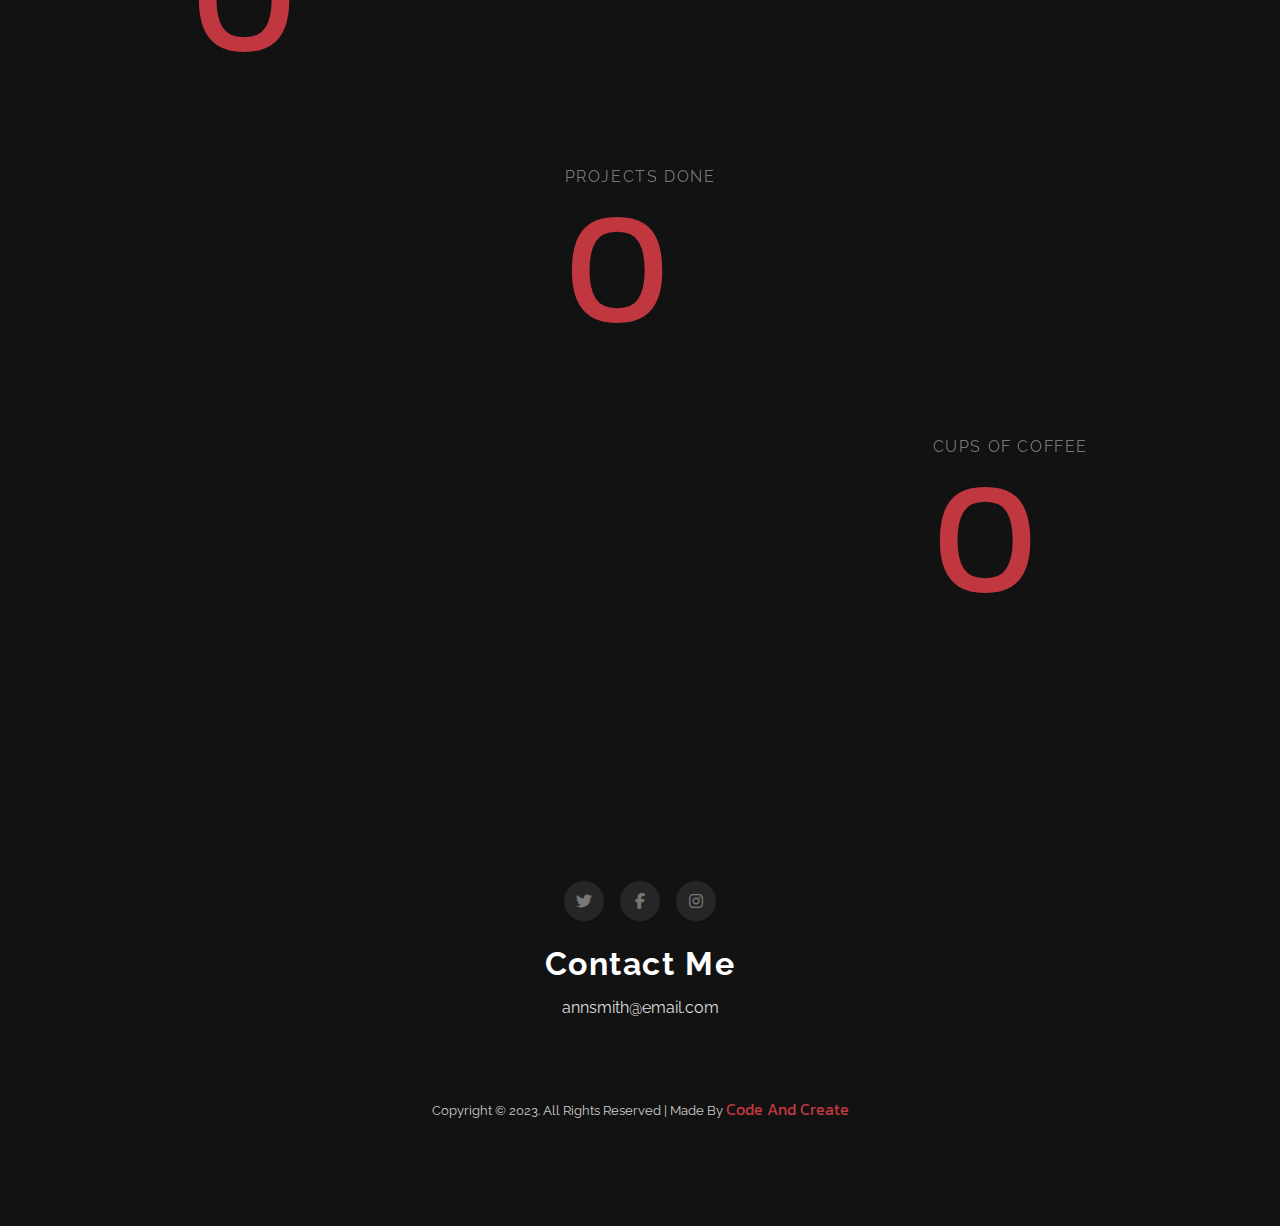
<file: Project/Interior/index.html>
<!DOCTYPE html>
<html lang="en">
  <head>
    <meta charset="UTF-8" />
    <meta http-equiv="X-UA-Compatible" content="IE=edge" />
    <meta name="viewport" content="width=device-width, initial-scale=1.0" />
    <title>Interior Designer Website</title>
    <link rel="stylesheet" href="style.css" />
    <link
      rel="stylesheet"
      href="https://cdnjs.cloudflare.com/ajax/libs/font-awesome/6.2.1/css/all.min.css"
    />
    <link rel="preconnect" href="https://fonts.googleapis.com" />
    <link rel="preconnect" href="https://fonts.gstatic.com" crossorigin />
    <link
      href="https://fonts.googleapis.com/css2?family=Kanit:wght@300;400;700&family=Raleway:wght@300;400;500;700&display=swap"
      rel="stylesheet"
    />
  </head>
  <body>
    <!-- Container -->
    <div class="container">
      <div class="rectangle rectangle-1"></div>
      <div class="rectangle rectangle-2"></div>
      <!-- Navigation -->
      <nav class="navbar">
        <div class="designer">
          <img src="images/designer.jpg" />
          <div>
            <span>Ann Smith</span>
            <span>Interior Designer</span>
          </div>
        </div>
        <div class="menu-icon">
          <div class="line line-1"></div>
          <div class="line line-2"></div>
          <div class="line line-3"></div>
        </div>
        <div class="navigation">
          <div class="nav-left">
            <img src="images/nav.jpg" />
          </div>
          <div class="nav-right">
            <div class="x-btn">
              <div class="x-line x-line-1"></div>
              <div class="x-line x-line-2"></div>
            </div>
            <h1>Ann Smith</h1>
            <div class="nav-list">
              <a href="#">Home</a>
              <a href="#">About</a>
              <a href="#">Services</a>
              <a href="#">Portfolio</a>
              <a href="#">Blog</a>
              <a href="#">Contact</a>
            </div>
          </div>
        </div>
      </nav>
      <!-- End of Navigation -->

      <!-- Landing -->
      <section class="landing">
        <div class="banner">
          <div class="heading-slide heading-slide-1">
            <h3>Hello I am</h3>
            <h1>Ann Smith</h1>
          </div>
          <div class="heading-slide heading-slide-2">
            <h3>I'm from London</h3>
            <h1>An Interior Designer</h1>
          </div>
        </div>
      </section>
      <!-- End of Landing -->

      <!-- About -->
      <section class="about">
        <div class="about-left">
          <img src="images/about.jpg" />
        </div>
        <div class="about-right">
          <h1>About</h1>
          <h3>Hi! I'm Ann Smith</h3>
          <div class="info">
            <p>
              Lorem ipsum dolor, sit amet consectetur adipisicing elit. Quos
              enim nesciunt magnam deserunt in necessitatibus id quisquam,
              voluptate repellat vero!
            </p>
            <div class="social-media">
              <i class="fa-brands fa-twitter"></i>
              <i class="fa-brands fa-facebook-f"></i>
              <i class="fa-brands fa-instagram"></i>
            </div>
            <h4>Contact me here:</h4>
            <span>Email: <a href="#">annsmith@design.com</a> </span>
            <span>Phone: <a href="#">000 (123) 456 7890</a> </span>
          </div>
        </div>
      </section>
      <!-- End of About -->

      <!-- Services -->
      <section class="services">
        <div class="services-header">
          <h3>What I do</h3>
          <h1>My Services</h1>
        </div>
        <div class="services-list">
          <div class="list-item">
            <i class="fa-solid fa-layer-group"></i>
            <span>Space Planning</span>
            <span>Furniture Layout</span>
            <span>Surface Selection</span>
          </div>
          <div class="list-item">
            <i class="fa-solid fa-pen-nib"></i>
            <span>Lighting Design</span>
            <span>Interior Detailing</span>
            <span>Installation</span>
          </div>
          <div class="list-item">
            <i class="fa-sharp fa-solid fa-house"></i>
            <span>Color Selection</span>
            <span>Window Treatments</span>
            <span>Constructor Documentations</span>
          </div>
        </div>
      </section>
      <!-- End of Services -->

      <!-- Portfolio -->
      <section class="portfolio">
        <div class="portfolio-header">
          <h3>Portfolio</h3>
          <h1>Checkout My Work</h1>
        </div>
        <div class="works">
          <div class="work work-left">
            <img src="images/work1.jpg" />
            <div class="work-info">
              <h3>Interior Design</h3>
              <h1>Giving your Home a new Style</h1>
              <p>
                Lorem ipsum dolor sit amet, consectetur adipisicing elit.
                Ducimus blanditiis dolorem iste quam quibusdam et nostrum quod
                possimus voluptas voluptate.
              </p>
              <a href="#">View Project</a>
            </div>
          </div>
          <div class="work work-right">
            <div class="work-info">
              <h3>Interior Design</h3>
              <h1>Giving your Home a new Style</h1>
              <p>
                Lorem ipsum dolor sit amet, consectetur adipisicing elit.
                Ducimus blanditiis dolorem iste quam quibusdam et nostrum quod
                possimus voluptas voluptate.
              </p>
              <a href="#">View Project</a>
            </div>
            <img src="images/work2.jpg" />
          </div>
          <div class="work work-left">
            <img src="images/work3.jpg" />
            <div class="work-info">
              <h3>Interior Design</h3>
              <h1>Giving your Home a new Style</h1>
              <p>
                Lorem ipsum dolor sit amet, consectetur adipisicing elit.
                Ducimus blanditiis dolorem iste quam quibusdam et nostrum quod
                possimus voluptas voluptate.
              </p>
              <a href="#">View Project</a>
            </div>
          </div>
          <div class="work work-right">
            <div class="work-info">
              <h3>Interior Design</h3>
              <h1>Giving your Home a new Style</h1>
              <p>
                Lorem ipsum dolor sit amet, consectetur adipisicing elit.
                Ducimus blanditiis dolorem iste quam quibusdam et nostrum quod
                possimus voluptas voluptate.
              </p>
              <a href="#">View Project</a>
            </div>
            <img src="images/work4.jpg" />
          </div>
        </div>
      </section>
      <!-- End of Portfolio -->

      <!-- Data -->
      <section class="data">
        <div class="data-header">
          <h3>Achievments</h3>
          <h1>Let's Share My Achievments</h1>
        </div>
        <div class="data-list">
          <div class="data-item">
            <span>Clients</span>
            <span class="num" data-val="385">0</span>
          </div>
          <div class="data-item">
            <span>Projects Done</span>
            <span class="num" data-val="652">0</span>
          </div>
          <div class="data-item">
            <span>Cups of Coffee</span>
            <span class="num" data-val="1000">0</span>
          </div>
        </div>
      </section>
      <!-- End of Data -->

      <!-- Footer -->
      <footer>
        <div class="footer-social-media">
          <i class="fa-brands fa-twitter"></i>
          <i class="fa-brands fa-facebook-f"></i>
          <i class="fa-brands fa-instagram"></i>
        </div>
        <h1>Contact Me</h1>
        <a href="#">annsmith@email.com</a>
        <p class="copyright">
          Copyright &copy; 2023. All Rights Reserved | Made By
          <span>Code And Create</span>
        </p>
      </footer>
      <!-- End of Footer -->
    </div>
    <!-- End of Container -->
    <script src="script.js"></script>
  </body>
</html>
</file>
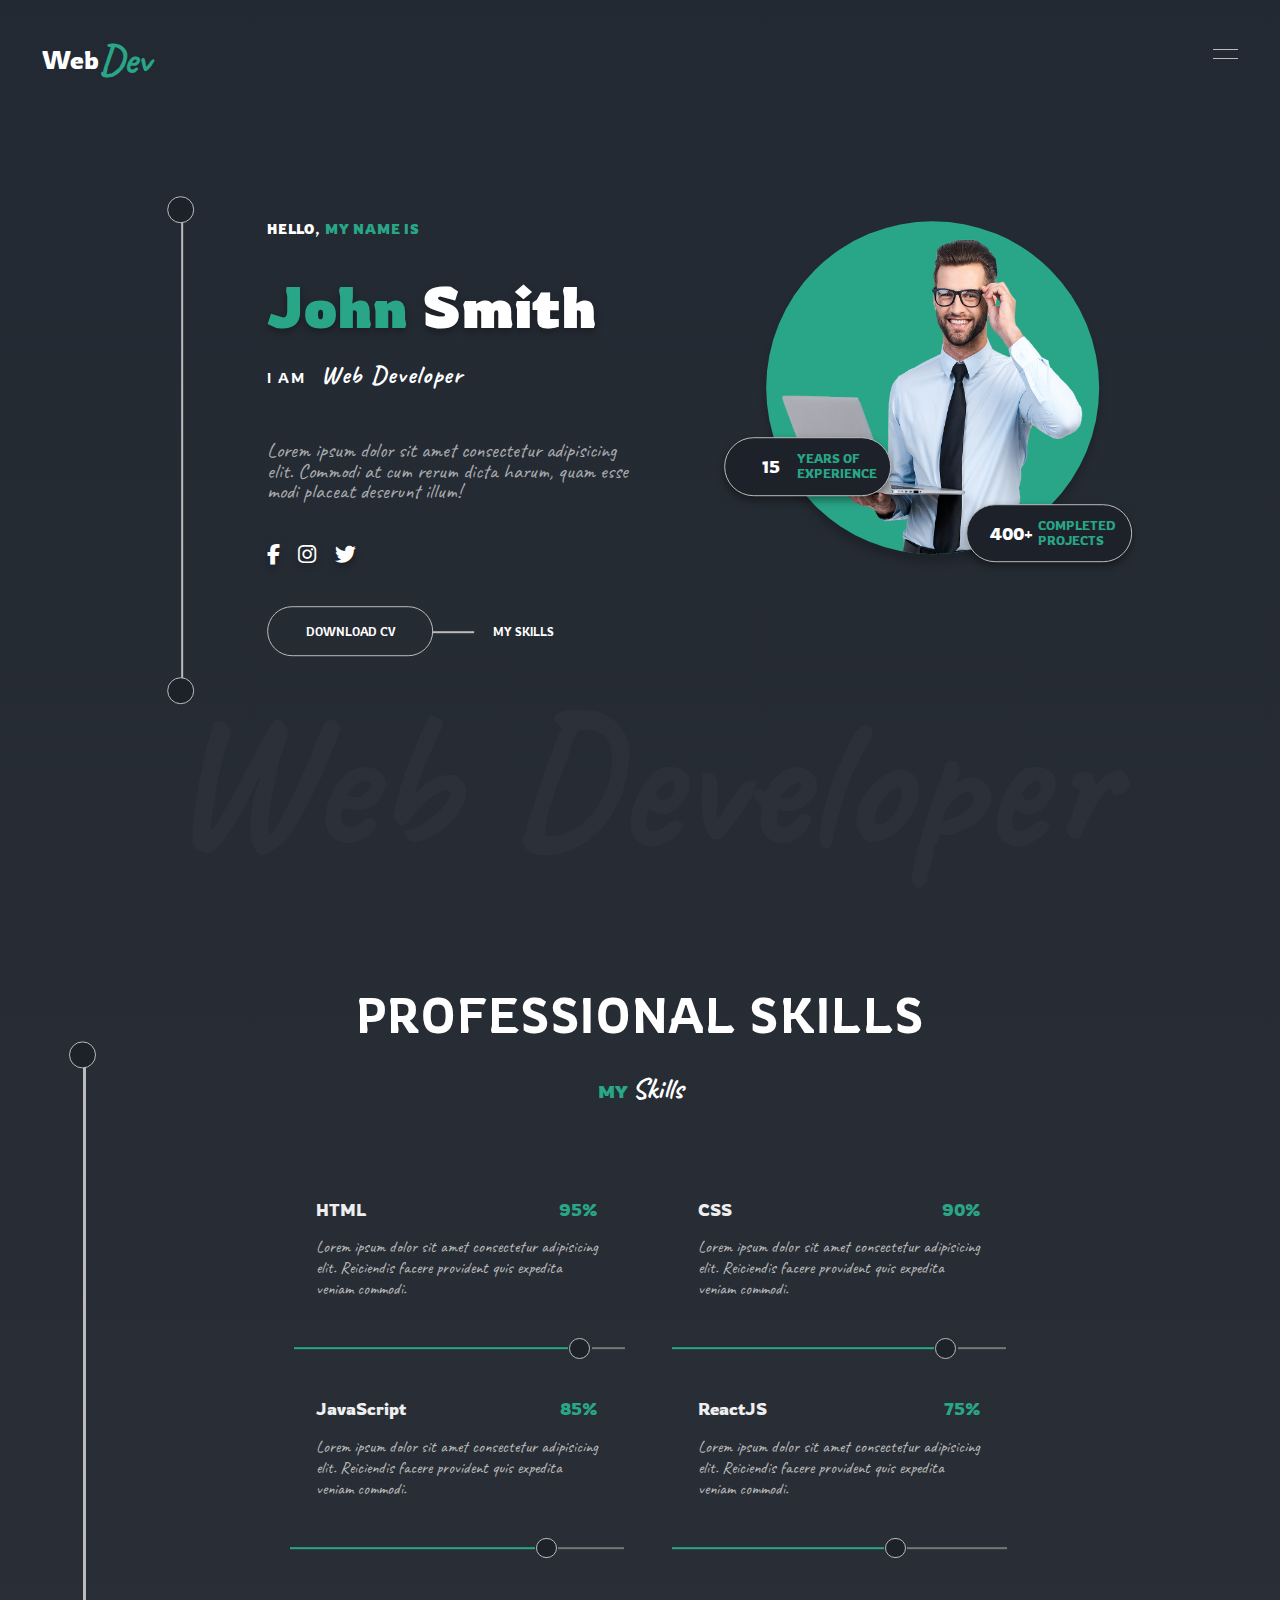
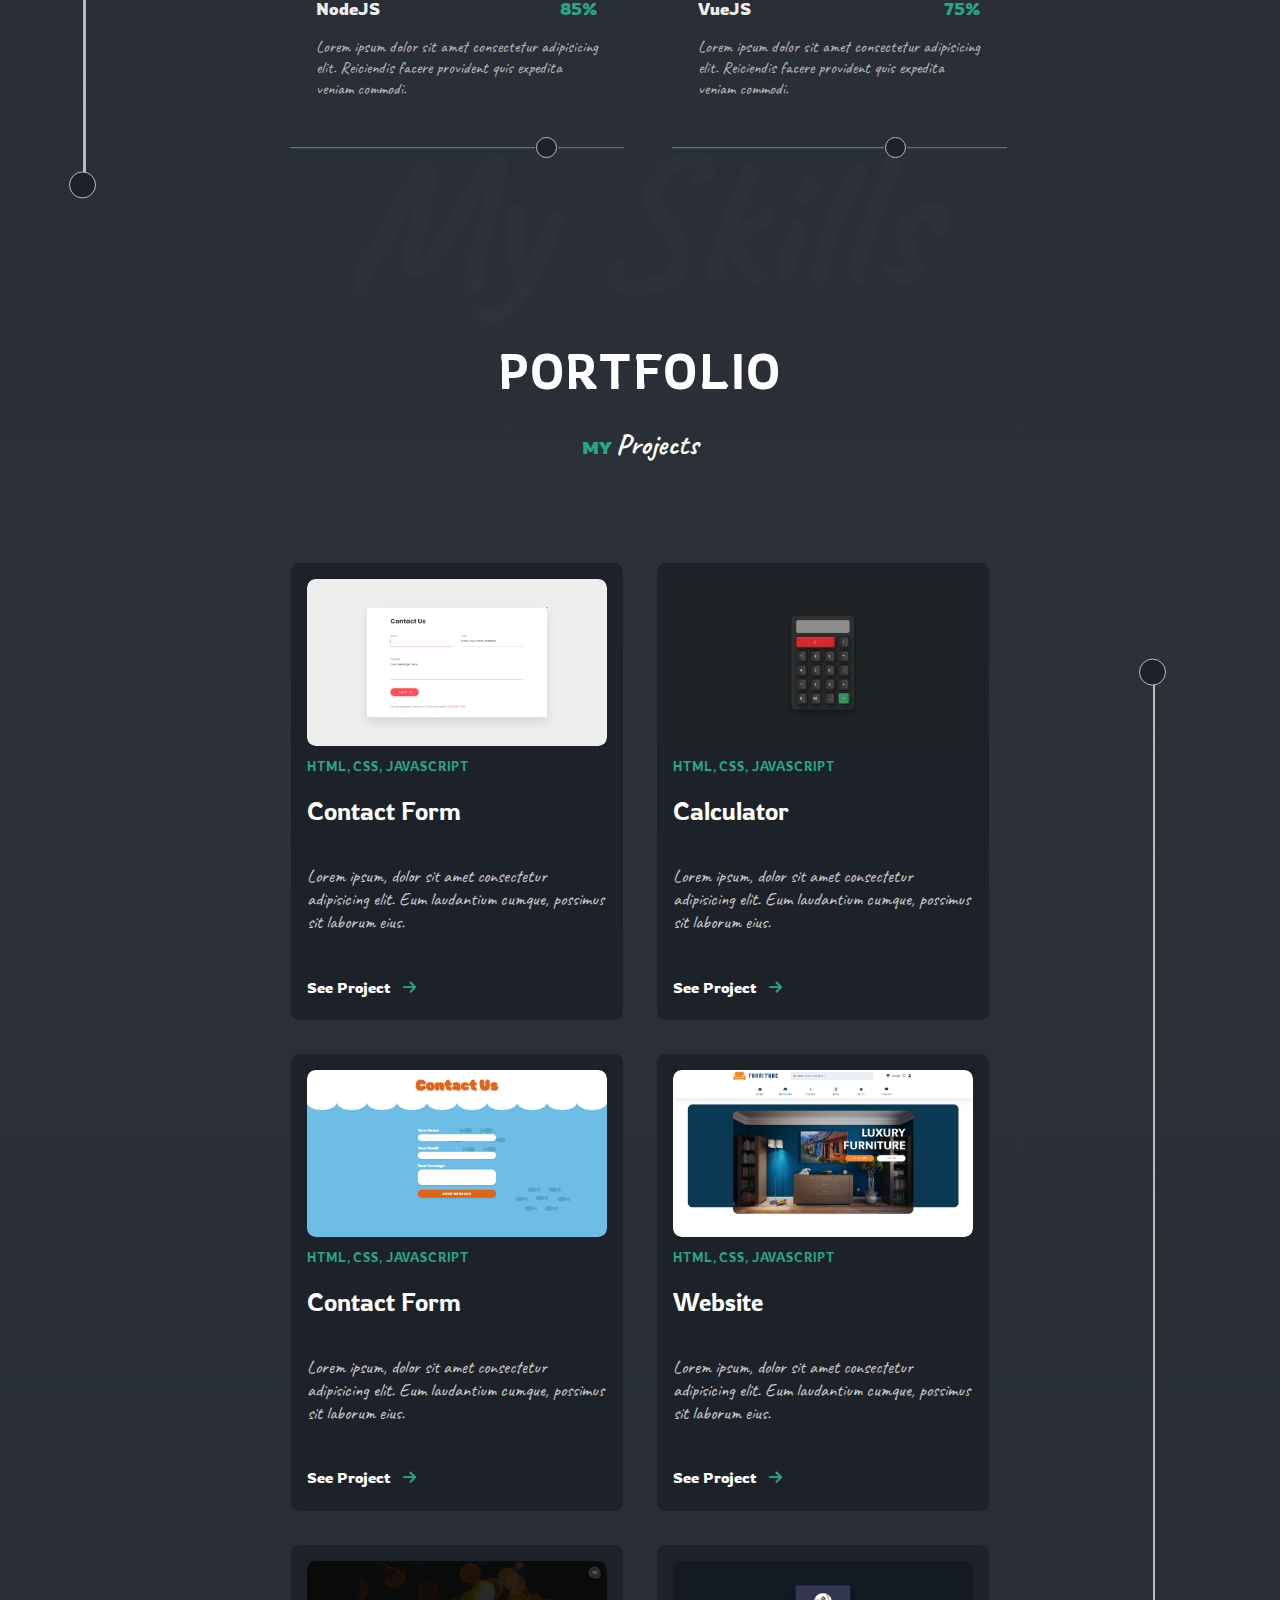
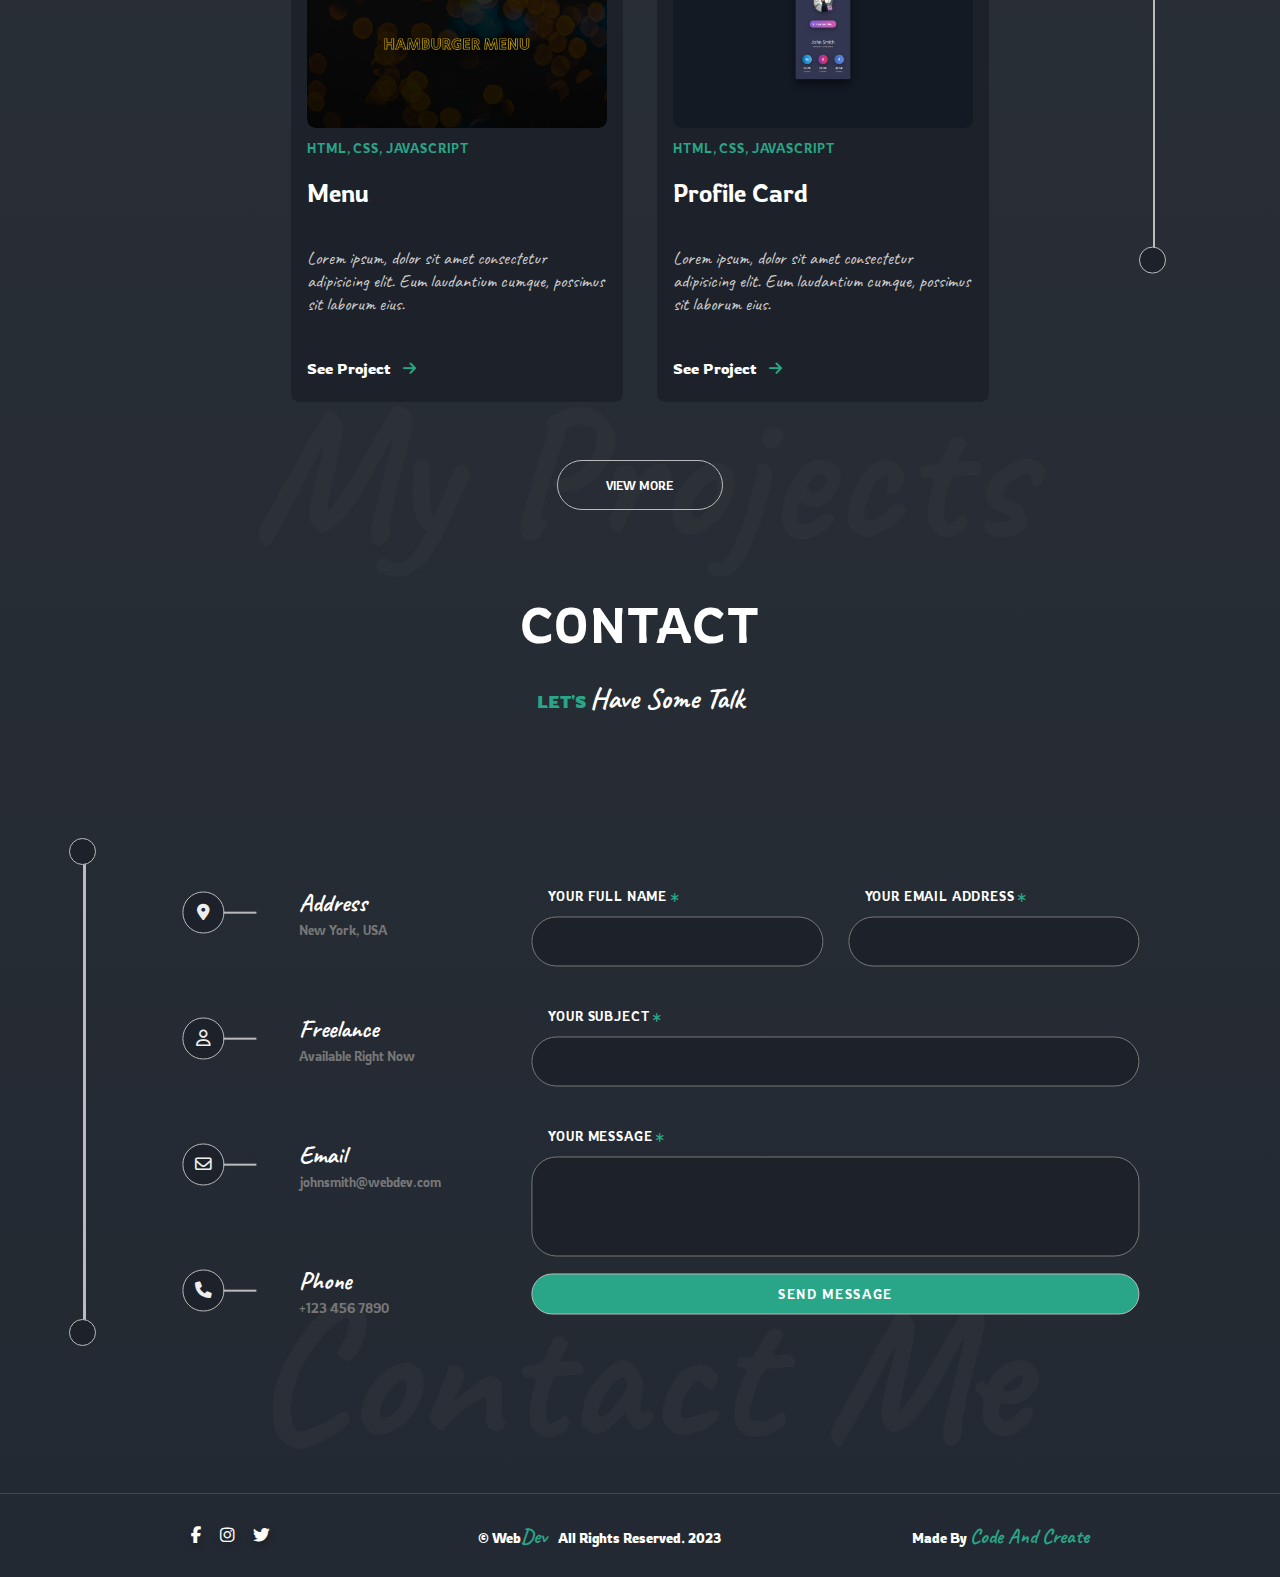
<file: Project/Portfolio/index.html>
<!DOCTYPE html>
<html lang="en">
  <head>
    <meta charset="UTF-8" />
    <meta http-equiv="X-UA-Compatible" content="IE=edge" />
    <meta name="viewport" content="width=device-width, initial-scale=1.0" />
    <title>Portfolio Website</title>
    <link rel="stylesheet" href="style.css" />
    <link rel="stylesheet" href="style.css" />
    <link rel="preconnect" href="https://fonts.googleapis.com" />
    <link rel="preconnect" href="https://fonts.gstatic.com" crossorigin />
    <link
      href="https://fonts.googleapis.com/css2?family=Caveat:wght@400;700&family=Rowdies:wght@300;400;700&display=swap"
      rel="stylesheet"
    />
    <link
      rel="stylesheet"
      href="https://cdnjs.cloudflare.com/ajax/libs/font-awesome/6.2.1/css/all.min.css"
    />
  </head>
  <body>
    <!-- Container -->
    <div class="container">
      <!-- Navigation -->
      <div class="menu-icon">
        <div class="line line-1"></div>
        <div class="line line-2"></div>
      </div>
      <nav class="navigation">
        <div class="section-border"></div>
        <div class="nav-items">
          <a href="#">Home</a>
          <a href="#">About</a>
          <a href="#">Projects</a>
          <a href="#">Gallery</a>
          <a href="#">Blog</a>
          <a href="#">Clients</a>
          <a href="#">Pricing</a>
          <a href="#">Contact</a>
        </div>
      </nav>
      <!-- End of Navigation -->

      <!-- Landing -->
      <section class="landing">
        <h1 class="section-bg-heading">Web Developer</h1>
        <div class="logo">
          <span>Web</span>
          <span>Dev</span>
        </div>
        <div class="banner">
          <div class="section-border"></div>
          <div class="developer-info">
            <h3 class="greeting">Hello, <span>my name is</span></h3>
            <h1 class="name"><span>John</span> Smith</h1>
            <h3 class="prof">I am <span>Web Developer</span></h3>
            <p class="about">
              Lorem ipsum dolor sit amet consectetur adipisicing elit. Commodi
              at cum rerum dicta harum, quam esse modi placeat deserunt illum!
            </p>
            <div class="social-media">
              <i class="fa-brands fa-facebook-f"></i>
              <i class="fa-brands fa-instagram"></i>
              <i class="fa-brands fa-twitter"></i>
            </div>
            <div class="cv">
              <button type="button" class="btn cv-btn">Download cv</button>
              <span>My skills</span>
            </div>
          </div>
          <div class="developer-img">
            <div class="dev-img-wrapper">
              <img src="images/developer.png" />
            </div>
            <div class="dev-experience dev-work">
              <span>15</span>
              <span>years of experience</span>
            </div>
            <div class="dev-projects dev-work">
              <span>400+</span>
              <span>completed projects</span>
            </div>
          </div>
        </div>
      </section>
      <!-- End of Landing -->

      <!-- Skills -->
      <section class="skills">
        <h1 class="section-bg-heading">My Skills</h1>
        <h1 class="section-heading">Professional Skills</h1>
        <h3 class="sub-heading">My <span>Skills</span></h3>
        <div class="section-border"></div>
        <div class="skills-cards">
          <div class="skills-card">
            <div class="skill">
              <span>HTML</span>
              <span>95%</span>
            </div>
            <p>
              Lorem ipsum dolor sit amet consectetur adipisicing elit.
              Reiciendis facere provident quis expedita veniam commodi.
            </p>
            <div class="skills-card-progress"></div>
          </div>
          <div class="skills-card">
            <div class="skill">
              <span>CSS</span>
              <span>90%</span>
            </div>
            <p>
              Lorem ipsum dolor sit amet consectetur adipisicing elit.
              Reiciendis facere provident quis expedita veniam commodi.
            </p>
            <div class="skills-card-progress"></div>
          </div>
          <div class="skills-card">
            <div class="skill">
              <span>JavaScript</span>
              <span>85%</span>
            </div>
            <p>
              Lorem ipsum dolor sit amet consectetur adipisicing elit.
              Reiciendis facere provident quis expedita veniam commodi.
            </p>
            <div class="skills-card-progress"></div>
          </div>
          <div class="skills-card">
            <div class="skill">
              <span>ReactJS</span>
              <span>75%</span>
            </div>
            <p>
              Lorem ipsum dolor sit amet consectetur adipisicing elit.
              Reiciendis facere provident quis expedita veniam commodi.
            </p>
            <div class="skills-card-progress"></div>
          </div>
          <div class="skills-card">
            <div class="skill">
              <span>NodeJS</span>
              <span>85%</span>
            </div>
            <p>
              Lorem ipsum dolor sit amet consectetur adipisicing elit.
              Reiciendis facere provident quis expedita veniam commodi.
            </p>
            <div class="skills-card-progress"></div>
          </div>
          <div class="skills-card">
            <div class="skill">
              <span>VueJS</span>
              <span>75%</span>
            </div>
            <p>
              Lorem ipsum dolor sit amet consectetur adipisicing elit.
              Reiciendis facere provident quis expedita veniam commodi.
            </p>
            <div class="skills-card-progress"></div>
          </div>
        </div>
      </section>
      <!-- End of Skills -->

      <!-- Projects -->
      <section class="projects">
        <h1 class="section-bg-heading">My Projects</h1>
        <h1 class="section-heading">Portfolio</h1>
        <h3 class="sub-heading">My <span>Projects</span></h3>
        <div class="projects-cards">
          <div class="project-card">
            <div class="project-img">
              <img src="images/project1.png" />
            </div>
            <div class="techs">
              <span>HTML,</span>
              <span>CSS,</span>
              <span>JavaScript</span>
            </div>
            <h3 class="project-name">Contact Form</h3>
            <p class="project-desc">
              Lorem ipsum, dolor sit amet consectetur adipisicing elit. Eum
              laudantium cumque, possimus sit laborum eius.
            </p>
            <button type="button" class="project-btn">
              See Project <i class="fa-sharp fa-solid fa-arrow-right"></i>
            </button>
          </div>
          <div class="project-card">
            <div class="project-img">
              <img src="images/project2.png" />
            </div>
            <div class="techs">
              <span>HTML,</span>
              <span>CSS,</span>
              <span>JavaScript</span>
            </div>
            <h3 class="project-name">Calculator</h3>
            <p class="project-desc">
              Lorem ipsum, dolor sit amet consectetur adipisicing elit. Eum
              laudantium cumque, possimus sit laborum eius.
            </p>
            <button type="button" class="project-btn">
              See Project <i class="fa-sharp fa-solid fa-arrow-right"></i>
            </button>
          </div>
          <div class="project-card">
            <div class="project-img">
              <img src="images/project3.png" />
            </div>
            <div class="techs">
              <span>HTML,</span>
              <span>CSS,</span>
              <span>JavaScript</span>
            </div>
            <h3 class="project-name">Contact Form</h3>
            <p class="project-desc">
              Lorem ipsum, dolor sit amet consectetur adipisicing elit. Eum
              laudantium cumque, possimus sit laborum eius.
            </p>
            <button type="button" class="project-btn">
              See Project <i class="fa-sharp fa-solid fa-arrow-right"></i>
            </button>
          </div>
          <div class="project-card">
            <div class="project-img">
              <img src="images/project4.png" />
            </div>
            <div class="techs">
              <span>HTML,</span>
              <span>CSS,</span>
              <span>JavaScript</span>
            </div>
            <h3 class="project-name">Website</h3>
            <p class="project-desc">
              Lorem ipsum, dolor sit amet consectetur adipisicing elit. Eum
              laudantium cumque, possimus sit laborum eius.
            </p>
            <button type="button" class="project-btn">
              See Project <i class="fa-sharp fa-solid fa-arrow-right"></i>
            </button>
          </div>
          <div class="project-card">
            <div class="project-img">
              <img src="images/project5.png" />
            </div>
            <div class="techs">
              <span>HTML,</span>
              <span>CSS,</span>
              <span>JavaScript</span>
            </div>
            <h3 class="project-name">Menu</h3>
            <p class="project-desc">
              Lorem ipsum, dolor sit amet consectetur adipisicing elit. Eum
              laudantium cumque, possimus sit laborum eius.
            </p>
            <button type="button" class="project-btn">
              See Project <i class="fa-sharp fa-solid fa-arrow-right"></i>
            </button>
          </div>
          <div class="project-card">
            <div class="project-img">
              <img src="images/project6.png" />
            </div>
            <div class="techs">
              <span>HTML,</span>
              <span>CSS,</span>
              <span>JavaScript</span>
            </div>
            <h3 class="project-name">Profile Card</h3>
            <p class="project-desc">
              Lorem ipsum, dolor sit amet consectetur adipisicing elit. Eum
              laudantium cumque, possimus sit laborum eius.
            </p>
            <button type="button" class="project-btn">
              See Project <i class="fa-sharp fa-solid fa-arrow-right"></i>
            </button>
          </div>
          <button type="button" class="btn">View More</button>
        </div>
        <div class="section-border"></div>
      </section>
      <!-- End of Projects -->

      <!-- Contact -->
      <section class="contact">
        <h1 class="section-bg-heading">Contact Me</h1>
        <h1 class="section-heading">Contact</h1>
        <h3 class="sub-heading">Let's <span>Have Some Talk</span></h3>
        <div class="section-border"></div>
        <div class="contact-content">
          <div class="contact-left">
            <div class="address">
              <i class="fa-solid fa-location-dot"></i>
              <div class="contact-info">
                <span>Address</span>
                <span>New York, USA</span>
              </div>
            </div>
            <div class="freelance">
              <i class="fa-regular fa-user"></i>
              <div class="contact-info">
                <span>Freelance</span>
                <span>Available Right Now</span>
              </div>
            </div>
            <div class="email">
              <i class="fa-regular fa-envelope"></i>
              <div class="contact-info">
                <span>Email</span>
                <span>johnsmith@webdev.com</span>
              </div>
            </div>
            <div class="phone">
              <i class="fa-solid fa-phone"></i>
              <div class="contact-info">
                <span>Phone</span>
                <span>+123 456 7890</span>
              </div>
            </div>
          </div>
          <div class="contact-right">
            <form>
              <div class="input-groups">
                <div class="input-group">
                  <label for="name"
                    >Your full name <i class="fa-solid fa-asterisk"></i
                  ></label>
                  <input type="text" />
                </div>
                <div class="input-group">
                  <label for="email"
                    >Your email address <i class="fa-solid fa-asterisk"></i
                  ></label>
                  <input type="email" />
                </div>
              </div>
              <div class="input-group">
                <label for="subject"
                  >Your subject <i class="fa-solid fa-asterisk"></i
                ></label>
                <input type="text" />
              </div>
              <div class="input-group">
                <label for="message"
                  >Your message <i class="fa-solid fa-asterisk"></i
                ></label>
                <textarea></textarea>
              </div>
              <button type="button" class="contact-btn">Send Message</button>
            </form>
          </div>
        </div>
      </section>
      <!-- End of Contact -->

      <!-- Footer -->
      <footer class="footer">
        <div class="icons">
          <i class="fa-brands fa-facebook-f"></i>
          <i class="fa-brands fa-instagram"></i>
          <i class="fa-brands fa-twitter"></i>
        </div>
        <div class="copyright">
          <p>&copy; Web<span>Dev</span> All Rights Reserved. 2023</p>
        </div>
        <div class="author">
          <p>Made By <span>Code And Create</span></p>
        </div>
      </footer>
      <!-- End of Footer -->
    </div>
    <!-- End of Container -->
    <script src="script.js"></script>
  </body>
</html>
</file>
<file: AnimatingGridMobileDrawer/index.css>
body {
  font-family: "Poppins", sans-serif;
}

.container {
  max-width: 90%;
  margin: 0 auto;
  padding: 0 16px;
}
.navbar {
  display: flex;
  justify-content: space-between;
  padding: 64px 0;
}
.navbar .left {
  font-size: 32px;
  font-weight: bold;
}
.navbar .right {
  width: 400px;
  display: flex;
  justify-content: space-between;
  align-items: center;
}
.navbar .right a {
  text-decoration: none;
  color: black;
}
.navbar .right a:hover {
  text-decoration: underline;
}

.navbar .right img {
  width: 24px;
  height: 24px;
}

.bar1,
.bar2,
.bar3 {
  background-color: black;
  height: 4px;
  width: 36px;
  margin: 3px;
  border-radius: 10px;
}

.navbar .hamburger {
  display: none;
}

.navbar .hamburger:hover {
  cursor: pointer;
}

.mobileNav {
  width: 80px;
  background-color: white;
  height: 100vh;
  display: flex;
  flex-direction: column;
  justify-content: center;
  align-items: center;
  position: fixed;
  z-index: 2;
  top: 0;
  right: -160px;
  padding: 16px;
  transition: transform 0.3s;
}
.mobileNav img {
  width: 24px;
  height: 24px;
}

.openDrawer {
  transform: translateX(-160px);
}

.mobileNav a {
  text-decoration: none;
  color: black;
  margin: 16px 0;
}
.mobileNav a:hover {
  text-decoration: underline;
}

.project-grid {
  display: grid;
  grid-template-areas:
    "eth eth alphabet"
    "eth eth traveler"
    "astro cube traveler"
    "cup insta insta"
    "cup insta insta"
    "foam foam dimensional"
    "foam foam dimensional";
  grid-gap: 16px;
  width: 100%;
}

#eth {
  grid-area: eth;
}
#alphabet {
  grid-area: alphabet;
}
#traveler {
  grid-area: traveler;
}
#astro {
  grid-area: astro;
}
#cube {
  grid-area: cube;
}
#cup {
  grid-area: cup;
}
#insta {
  grid-area: insta;
}
#foam {
  grid-area: foam;
}
#dimensional {
  grid-area: dimensional;
}

.project {
  /* width: 600px; */
  position: relative;
}

.project img {
  width: 100%;
  object-fit: cover;
  height: 100%;
}

.project .overlay {
  background-color: rgba(255, 255, 255, 0.1);
  position: absolute;
  top: 0;
  left: 0;
  width: 100%;
  height: 100%;
  display: flex;
  justify-content: center;
  align-items: center;
  margin: 0;
  font-size: 36px;
  font-weight: bold;
  letter-spacing: 2px;
  opacity: 0;
  transition: all 0.2s ease;
}

.project .overlay:hover {
  opacity: 1;
  cursor: pointer;
}

.overlay.white {
  color: white;
}

.footer {
  text-align: center;
  padding: 64px;
}

@media only screen and (max-width: 1100px) {
  .container {
    max-width: 100%;
  }
  .project-grid {
    max-width: 100%;
    grid-template-areas:
      "eth eth"
      "alphabet traveler"
      "astro cube"
      "insta insta"
      "cup foam"
      "dimensional dimensional";
  }
}

@media only screen and (max-width: 768px) {
  .project-grid {
    margin-top: 100px;
  }
  .navbar {
    padding: 16px 24px;
    box-sizing: border-box;
    position: fixed;
    top: 0;
    left: 0;
    z-index: 3;
    background-color: white;
    width: 100%;
  }
  .navbar .right {
    display: none;
  }
  .navbar .hamburger {
    display: flex;
    flex-direction: column;
    justify-content: center;
    align-items: center;
  }
  .footer {
    font-size: 14px;
    padding: 32px;
  }
  .project-grid {
    grid-template-areas:
      "eth eth"
      "alphabet alphabet"
      "traveler traveler"
      "astro cube"
      "insta insta"
      "cup cup"
      "foam foam"
      "dimensional dimensional";
  }
  .project .overlay {
    font-size: 24px;
  }
}

.animateBar1 {
  animation: flipBar1 0.5s;
  animation-fill-mode: forwards;
}
.animateBar2 {
  animation: fadeBar2 0.5s;
  animation-fill-mode: forwards;
}
.animateBar3 {
  animation: flipBar3 0.5s;
  animation-fill-mode: forwards;
}
@keyframes flipBar1 {
  from {
    transform: rotate(0);
  }
  to {
    transform: rotate(45deg) translate(4px, 10px);
  }
}

@keyframes fadeBar2 {
  from {
    transform: scaleX(1);
    opacity: 1;
  }
  to {
    transform: scaleX(0);
    opacity: 0;
  }
}

@keyframes flipBar3 {
  from {
    transform: rotate(0);
  }
  to {
    transform: rotate(-45deg) translate(4px, -10px);
  }
}
</file>
<file: GridProject/index.css>
body {
  font-family: "Poppins", sans-serif;
}

.container {
  max-width: 90%;
  margin: 0 auto;
  padding: 0 16px;
}
.navbar {
  display: flex;
  justify-content: space-between;
  padding: 64px 0;
}
.navbar .left {
  font-size: 32px;
  font-weight: bold;
}
.navbar .right {
  width: 400px;
  display: flex;
  justify-content: space-between;
  align-items: center;
}
.navbar .right a {
  text-decoration: none;
  color: black;
}
.navbar .right a:hover {
  text-decoration: underline;
}

.navbar .right img {
  width: 24px;
  height: 24px;
}

.navbar .bar {
  background-color: black;
  height: 4px;
  width: 36px;
  margin: 3px;
  border-radius: 10px;
}

.navbar .hamburger {
  display: none;
}

.project-grid {
  display: grid;
  grid-template-areas:
    "eth eth alphabet"
    "eth eth traveler"
    "astro cube traveler"
    "cup insta insta"
    "cup insta insta"
    "foam foam dimensional"
    "foam foam dimensional";
  grid-gap: 16px;
  width: 100%;
}

#eth {
  grid-area: eth;
}
#alphabet {
  grid-area: alphabet;
}
#traveler {
  grid-area: traveler;
}
#astro {
  grid-area: astro;
}
#cube {
  grid-area: cube;
}
#cup {
  grid-area: cup;
}
#insta {
  grid-area: insta;
}
#foam {
  grid-area: foam;
}
#dimensional {
  grid-area: dimensional;
}

.project {
  /* width: 600px; */
  position: relative;
}

.project img {
  width: 100%;
  object-fit: cover;
  height: 100%;
}

.project .overlay {
  background-color: rgba(255, 255, 255, 0.1);
  position: absolute;
  top: 0;
  left: 0;
  width: 100%;
  height: 100%;
  display: flex;
  justify-content: center;
  align-items: center;
  margin: 0;
  font-size: 36px;
  font-weight: bold;
  letter-spacing: 2px;
  opacity: 0;
  transition: all 0.2s ease;
}

.project .overlay:hover {
  opacity: 1;
  cursor: pointer;
}

.overlay.white {
  color: white;
}

.footer {
  text-align: center;
  padding: 64px;
}

@media only screen and (max-width: 1100px) {
  .container {
    max-width: 100%;
  }
  .project-grid {
    max-width: 100%;
    grid-template-areas:
      "eth eth"
      "alphabet traveler"
      "astro cube"
      "insta insta"
      "cup foam"
      "dimensional dimensional";
  }
}

@media only screen and (max-width: 768px) {
  .project-grid {
    margin-top: 100px;
  }
  .navbar {
    padding: 16px 24px;
    box-sizing: border-box;
    position: fixed;
    top: 0;
    left: 0;
    z-index: 3;
    background-color: white;
    width: 100%;
  }
  .navbar .right {
    display: none;
  }
  .navbar .hamburger {
    display: flex;
    flex-direction: column;
    justify-content: center;
    align-items: center;
  }
  .footer {
    font-size: 14px;
    padding: 32px;
  }
  .project-grid {
    grid-template-areas:
      "eth eth"
      "alphabet alphabet"
      "traveler traveler"
      "astro cube"
      "insta insta"
      "cup cup"
      "foam foam"
      "dimensional dimensional";
  }
  .project .overlay {
    font-size: 24px;
  }
}

.hamburger .bar:nth-child(1) {
  animation: flipBar1 1s infinite;
}
.hamburger .bar:nth-child(2) {
  animation: fadeBar2 1s infinite;
}
.hamburger .bar:nth-child(3) {
  animation: flipBar3 1s infinite;
}
@keyframes flipBar1 {
  from {
    transform: rotate(0);
  }
  to {
    transform: rotate(45deg) translate(4px, 10px);
  }
}

@keyframes fadeBar2 {
  from {
    transform: scaleX(1);
    opacity: 1;
  }
  to {
    transform: scaleX(0);
    opacity: 0;
  }
}

@keyframes flipBar3 {
  from {
    transform: rotate(0);
  }
  to {
    transform: rotate(-45deg) translate(4px, -10px);
  }
}
</file>
<file: Nexter/css/style.css>
*,
*::before,
*::after {
  margin: 0;
  padding: 0;
  box-sizing: inherit; }

html {
  box-sizing: border-box;
  font-size: 62.5%; }
  @media only screen and (max-width: 75em) {
    html {
      font-size: 50%; } }

body {
  font-family: "Nunito", sans-serif;
  color: #6D5D4B;
  font-weight: 300;
  line-height: 1.6; }

.container {
  display: grid;
  grid-template-rows: 80vh min-content 40vw repeat(3, min-content);
  grid-template-columns: [sidebar-start] 8rem [sidebar-end full-start] minmax(6rem, 1fr) [center-start] repeat(8, [col-start] minmax(min-content, 14rem) [col-end]) [center-end] minmax(6rem, 1fr) [full-end]; }
  @media only screen and (max-width: 62.5em) {
    .container {
      grid-template-rows: 6rem 80vh min-content 40vw repeat(3, min-content);
      grid-template-columns: [full-start] minmax(6rem, 1fr) [center-start] repeat(8, [col-start] minmax(min-content, 14rem) [col-end]) [center-end] minmax(6rem, 1fr) [full-end]; } }
  @media only screen and (max-width: 50em) {
    .container {
      grid-template-rows: 6rem calc(100vh - 6rem); } }

.heading-1, .heading-2, .heading-3, .heading-4 {
  font-family: "Josefin Sans", sans-serif;
  font-weight: 400; }

.heading-1 {
  font-size: 4.5rem;
  color: #f9f7f6;
  line-height: 1; }

.heading-2 {
  font-size: 4rem;
  font-style: italic;
  line-height: 1; }
  .heading-2--light {
    color: #f9f7f6; }
  .heading-2--dark {
    color: #54483A; }

.heading-3 {
  font-size: 1.6rem;
  color: #c69963;
  text-transform: uppercase; }

.heading-4 {
  font-size: 1.9rem; }
  .heading-4--light {
    color: #f9f7f6; }
  .heading-4--dark {
    color: #54483A; }

.btn {
  background-color: #c69963;
  color: #fff;
  border: none;
  border-radius: 0;
  font-family: "Josefin Sans", sans-serif;
  font-size: 1.5rem;
  text-transform: uppercase;
  padding: 1.8rem 3rem;
  cursor: pointer;
  transition: all .2s; }
  .btn:hover {
    background-color: #B28451; }

.mb-sm {
  margin-bottom: 2rem; }

.mb-md {
  margin-bottom: 3rem; }

.mb-lg {
  margin-bottom: 4rem; }

.mb-hg {
  margin-bottom: 8rem; }

.sidebar {
  background-color: #c69963;
  grid-column: sidebar-start / sidebar-end;
  grid-row: 1 / -1;
  display: flex;
  justify-content: center; }
  @media only screen and (max-width: 62.5em) {
    .sidebar {
      grid-column: 1 / -1;
      grid-row: 1 / 2;
      justify-content: flex-end;
      align-items: center; } }

.nav-btn {
  border: none;
  border-radius: 0;
  background-color: #fff;
  height: 2px;
  width: 4.5rem;
  margin-top: 4rem; }
  .nav-btn::before, .nav-btn::after {
    background-color: #fff;
    height: 2px;
    width: 4.5rem;
    content: "";
    display: block; }
  .nav-btn::before {
    transform: translateY(-1.5rem); }
  .nav-btn::after {
    transform: translateY(1.3rem); }
  @media only screen and (max-width: 62.5em) {
    .nav-btn {
      margin-top: 0;
      margin-right: 3rem; }
      .nav-btn::before {
        transform: translateY(-1.2rem); }
      .nav-btn::after {
        transform: translateY(1rem); } }

.header {
  background-color: #54483A;
  grid-column: full-start / col-end 6;
  background-image: linear-gradient(rgba(16, 29, 44, 0.93), rgba(16, 29, 44, 0.93)), url(../img/hero.jpeg);
  background-size: cover;
  background-position: center;
  padding: 8rem;
  padding-top: 4rem;
  display: grid;
  grid-template-rows: 1fr min-content minmax(6rem, min-content) 1fr;
  grid-template-columns: minmax(min-content, max-content);
  grid-row-gap: 1.5rem;
  justify-content: center; }
  @media only screen and (max-width: 50em) {
    .header {
      grid-column: 1 / -1; } }
  @media only screen and (max-width: 37.5em) {
    .header {
      padding: 5rem; } }
  .header__logo {
    height: 3rem;
    justify-self: center; }
  .header__btn {
    align-self: start;
    justify-self: start; }
  .header__seenon-text {
    display: grid;
    grid-template-columns: 1fr max-content 1fr;
    grid-column-gap: 1.5rem;
    align-items: center;
    font-size: 1.6rem;
    color: #aaa; }
    .header__seenon-text::before, .header__seenon-text::after {
      content: "";
      height: 1px;
      display: block;
      background-color: currentColor; }
  .header__seenon-logos {
    display: grid;
    grid-template-columns: repeat(4, 1fr);
    grid-column-gap: 3rem;
    justify-items: center;
    align-items: center; }
    .header__seenon-logos img {
      max-height: 2.5rem;
      max-width: 100%;
      filter: brightness(70%); }

.realtors {
  background-color: #101d2c;
  grid-column: col-start 7 / full-end;
  padding: 3rem;
  display: grid;
  align-content: center;
  justify-content: center;
  justify-items: center;
  grid-row-gap: 2rem; }
  @media only screen and (max-width: 50em) {
    .realtors {
      grid-column: 1 / -1; } }
  .realtors__list {
    display: grid;
    grid-template-columns: min-content max-content;
    grid-column-gap: 2rem;
    grid-row-gap: 5vh;
    align-items: center; }
    @media only screen and (max-width: 50em) {
      .realtors__list {
        grid-template-columns: repeat(3, min-content max-content); } }
    @media only screen and (max-width: 37.5em) {
      .realtors__list {
        grid-template-columns: min-content max-content; } }
  .realtors__img {
    width: 7rem;
    border-radius: 50%;
    display: block; }
  .realtors__sold {
    text-transform: uppercase;
    color: #aaa;
    margin-top: -3px; }

.features {
  grid-column: center-start / center-end;
  margin: 15rem 0; }
  @supports (display: grid) {
    .features {
      display: grid;
      grid-template-columns: repeat(auto-fit, minmax(25rem, 1fr));
      grid-gap: 6rem;
      align-items: start; } }

.feature {
  float: left;
  width: 33.3333%;
  margin-bottom: 6rem;
  display: grid;
  grid-template-columns: min-content 1fr;
  grid-row-gap: 1.5rem;
  grid-column-gap: 2.5rem; }
  @supports (display: grid) {
    .feature {
      width: auto;
      margin-bottom: 0; } }
  .feature__icon {
    fill: #c69963;
    width: 4.5rem;
    height: 4.5rem;
    grid-row: 1 / span 2;
    transform: translateY(-1rem); }
  .feature__text {
    font-size: 1.7rem; }

.story__pictures {
  background-color: #c69963;
  grid-column: full-start / col-end 4;
  background-image: linear-gradient(rgba(198, 153, 99, 0.5), rgba(198, 153, 99, 0.5)), url(../img/back.jpg);
  background-size: cover;
  display: grid;
  grid-template-rows: repeat(6, 1fr);
  grid-template-columns: repeat(6, 1fr);
  align-items: center; }
  @media only screen and (max-width: 50em) {
    .story__pictures {
      grid-column: 1 / -1;
      padding: 6rem; } }

.story__img--1 {
  width: 100%;
  grid-row: 2 / 6;
  grid-column: 2 / 6;
  box-shadow: 0 2rem 5rem rgba(0, 0, 0, 0.1); }
  @media only screen and (max-width: 50em) {
    .story__img--1 {
      grid-column: 1 / 5;
      grid-row: 1 / -1; } }

.story__img--2 {
  width: 115%;
  grid-row: 4 / 6;
  grid-column: 4 / 7;
  z-index: 20;
  box-shadow: 0 2rem 5rem rgba(0, 0, 0, 0.2); }
  @media only screen and (max-width: 50em) {
    .story__img--2 {
      grid-row: 1 / -1;
      width: 100%; } }

.story__content {
  background-color: #f9f7f6;
  grid-column: col-start 5 / full-end;
  padding: 6rem 8vw;
  /*
        display: flex;
        flex-direction: column;
        justify-content: center;
        align-items: flex-start;
        */
  display: grid;
  align-content: center;
  justify-items: start; }
  @media only screen and (max-width: 50em) {
    .story__content {
      grid-column: 1 / -1;
      grid-row: 5 / 6; } }

.story__text {
  font-size: 1.5rem;
  font-style: italic;
  margin-bottom: 4rem; }

.homes {
  grid-column: center-start / center-end;
  margin: 15rem 0;
  display: grid;
  grid-template-columns: repeat(auto-fit, minmax(25rem, 1fr));
  grid-gap: 7rem; }

.home {
  background-color: #f9f7f6;
  display: grid;
  grid-template-columns: repeat(2, 1fr);
  grid-row-gap: 3.5rem; }
  .home__img {
    width: 100%;
    grid-row: 1 / 2;
    grid-column: 1 / -1;
    z-index: 1; }
  .home__like {
    grid-row: 1 / 2;
    grid-column: 2 / 3;
    fill: #c69963;
    height: 2.5rem;
    width: 2.5rem;
    z-index: 2;
    justify-self: end;
    margin: 1rem; }
  .home__name {
    grid-row: 1 / 2;
    grid-column: 1 / -1;
    justify-self: center;
    align-self: end;
    z-index: 3;
    width: 80%;
    font-family: "Josefin Sans", sans-serif;
    font-size: 1.6rem;
    text-align: center;
    padding: 1.25rem;
    background-color: #101d2c;
    color: #fff;
    font-weight: 400;
    transform: translateY(50%); }
  .home__location, .home__rooms {
    margin-top: 2.5rem; }
  .home__location, .home__rooms, .home__area, .home__price {
    font-size: 1.5rem;
    margin-left: 2rem;
    display: flex;
    align-items: center; }
    .home__location svg, .home__rooms svg, .home__area svg, .home__price svg {
      fill: #c69963;
      height: 2rem;
      width: 2rem;
      margin-right: 1rem; }
  .home__btn {
    grid-column: 1 / -1; }

.gallery {
  background-color: #f9f7f6;
  grid-column: full-start / full-end;
  display: grid;
  /*grid-template-columns: repeat(8, 1fr);
    grid-template-rows: repeat(7, 5vw);*/
  grid-template: repeat(7, 5vw)/repeat(8, 1fr);
  grid-gap: 1.5rem;
  padding: 1.5rem; }
  .gallery__item--1 {
    grid-row: 1 / span 2;
    grid-column: 1 / span 2; }
  .gallery__item--2 {
    grid-row: 1 / span 3;
    grid-column: 3 / span 3; }
  .gallery__item--3 {
    grid-row: 1 / span 2;
    grid-column: 6 / 7; }
  .gallery__item--4 {
    grid-row: 1 / span 2;
    grid-column: 7 / -1; }
  .gallery__item--5 {
    grid-row: 3 / span 3;
    grid-column: 1 / span 2; }
  .gallery__item--6 {
    grid-row: 4 / span 2;
    grid-column: 3 / span 2; }
  .gallery__item--7 {
    grid-row: 4 / 5;
    grid-column: 5 / 6; }
  .gallery__item--8 {
    grid-row: 3 / span 2;
    grid-column: 6 / span 2; }
  .gallery__item--9 {
    grid-row: 3 / span 3;
    grid-column: 8 / -1; }
  .gallery__item--10 {
    grid-row: 6 / span 2;
    grid-column: 1 / 2; }
  .gallery__item--11 {
    grid-row: 6 / span 2;
    grid-column: 2 / span 2; }
  .gallery__item--12 {
    grid-row: 6 / span 2;
    grid-column: 4 / 5; }
  .gallery__item--13 {
    grid-row: 5 / span 3;
    grid-column: 5 / span 3; }
  .gallery__item--14 {
    grid-row: 6 / span 2;
    grid-column: 8 / -1; }
  .gallery__img {
    width: 100%;
    height: 100%;
    object-fit: cover;
    display: block; }

.footer {
  background-color: #101d2c;
  grid-column: full-start / full-end;
  padding: 8rem; }

.nav {
  list-style: none;
  display: grid;
  grid-template-columns: repeat(auto-fit, minmax(15rem, 1fr));
  grid-gap: 2rem;
  align-items: center; }
  .nav__link:link, .nav__link:visited {
    font-size: 1.4rem;
    color: #fff;
    text-decoration: none;
    font-family: "Josefin Sans", sans-serif;
    text-transform: uppercase;
    text-align: center;
    padding: 1.5rem;
    display: block;
    transition: all .2s; }
  .nav__link:hover, .nav__link:active {
    background-color: rgba(255, 255, 255, 0.05);
    transform: translateY(-3px); }

.copyright {
  font-size: 1.4rem;
  color: #aaa;
  margin-top: 6rem;
  margin-right: auto;
  margin-left: auto;
  text-align: center;
  width: 70%; }
</file>
<file: swipe/index.css>
/* VARIABLES */
:root {
  /* TEXT VARIABLES */
  --text-dark: #000;
  --text-light: #fff;
  --text-grey: #adbdcc;
  --body-font: "Roboto", sans-serif;
  --heading-font: "Anek Telugu", sans-serif;
  --h1-size: 94px;
  --h1-height: 108px;
  --h2-size: 50px;
  --h2-height: 75px;
  --h3-size: 40px;
  --h4-size: 32px;
  --h5-size: 28px;
  --h6-size: 22px;
  --subtitle-size: 17px;
  --subtitle-height: 26px;
  --p-size: 18px;
  --p-height: 26px;
  --secondary-text-size: 14px;
  --secondary-text-height: 18px;
  --button-size: 16px;

  /* SPACING VARIABLES */
  --spacing-sm: 8px;
  --spacing-md: 16px;
  --spacing-lg: 32px;
  --spacing-xl: 64px;
  --standard-width: 1144px;
  /* COLOR VARIABLES */
  --purple-1: #6962f7;
  --purple-2: #7000ff;
  --blue-1: #00d4ff;
  --primary-accent: #0a2540;
  --primary-button-hover: #6d7a88;
  --bg-white: #fff;
  --bg-light: #f7f9fc;

  --standard-border-radius: 20px;
  --standard-box-shadow: 0px 2px 40px rgba(0, 0, 0, 0.15);
  --primary-gradient: linear-gradient(101.33deg,
      #08209a 0.76%,
      #6563ff 33.33%,
      #36c5f0 76.92%,
      #83e2ff 96.96%);
}

/* GENERAL ELEMENT STYLES */

html,
body {
  width: 100%;
  position: relative;
  overflow-x: hidden;
}

body {
  font-family: var(--body-font);
  color: var(--text-dark);
  margin: 0;
  box-sizing: border-box;
  padding: var(--spacing-sm) 0 0 0;
  background-color: var(--bg-white);
  display: flex;
  flex-direction: column;
  justify-content: center;
  align-items: center;
}

main {
  width: 100%;
  margin: var(--spacing-xl) 0 0 0;
}

h1 {
  font-family: var(--heading-font);
  font-weight: 600;
  font-size: var(--h1-size);
  margin: 0;
  width: 100%;
  letter-spacing: -1px;
  line-height: var(--h1-height);
}

h2 {
  font-family: var(--heading-font);
  font-weight: 600;
  font-size: var(--h3-size);
  margin: 0;
  width: 100%;
}

h3 {
  font-family: var(--heading-font);
  font-weight: 500;
  font-size: var(--h3-size);
  margin: 0;
  width: 100%;
}

h4 {
  font-family: var(--heading-font);
  font-weight: 500;
  font-size: var(--h4-size);
  margin: 0;
  width: 100%;
  letter-spacing: 0.25px;
}

h5 {
  font-family: var(--heading-font);
  font-weight: 500;
  font-size: var(--h5-size);
  margin: 0;
  width: 100%;
}

h6 {
  font-family: var(--heading-font);
  font-weight: 500;
  font-size: var(--h6-size);
  margin: 0;
  width: 100%;
}

a {
  text-decoration: none;
  color: var(--purple-1);
  font-weight: 500;
  transition: color 0.25s ease;
}

a:hover {
  color: var(--primary-accent);
}

p {
  font-size: var(--p-size);
  line-height: var(--p-height);
  font-weight: 400;
  margin: var(--spacing-md) 0;
}

/* Layout Styles  */
.section-container {
  width: 100%;
  max-width: var(--standard-width);
}

.two-column {
  width: 100%;
  display: flex;
  flex-direction: row;
  justify-content: center;
  align-items: flex-start;
  box-sizing: border-box;
}

.two-column>.col-left {
  width: 50%;
  box-sizing: border-box;
  padding: 0 var(--spacing-md) 0 0;
  display: flex;
  flex-direction: column;
  align-items: start;
  justify-content: center;
}

.two-column>.col-right {
  width: 50%;
  box-sizing: border-box;
  padding: 0 0 0 var(--spacing-md);
  display: flex;
  flex-direction: column;
  align-items: start;
  justify-content: center;
}

.card {
  display: flex;
  flex-direction: column;
  justify-content: flex-start;
  align-items: flex-start;
  padding: var(--spacing-sm) var(--spacing-md) var(--spacing-sm) 0;
}

.card .icon {
  height: 50px;
  margin: 0 0 var(--spacing-sm) 0;
}

.card h3 {
  font-family: var(--heading-font);
  font-weight: 500;
  font-size: var(--h6-size);
  margin: 0;
  width: 100%;
}

.subtitle,
.subtitle2 {
  color: var(--purple-1);
  font-family: var(--heading-font);
  font-weight: 500;
  font-size: var(--subtitle-size);
  line-height: var(--subtitle-height);
}

.subtitle2 {
  color: var(--blue-1);
}

.secondary-text {
  font-size: var(--secondary-text-size);
  line-height: var(--secondary-text-height);
  color: var(--text-grey);
  letter-spacing: 0.25px;
}

/* BUTTON STYLES */
.primary-button {
  font-family: var(--body-font);
  font-size: var(--button-size);
  letter-spacing: 1.25px;
  font-weight: bold;
  border-radius: var(--standard-border-radius);
  border: none;
  background-color: var(--primary-accent);
  color: var(--text-light);
  padding: var(--spacing-sm) var(--spacing-md);
  transition: all 0.15s ease;
}

.primary-button:hover {
  background-color: var(--primary-button-hover);
  cursor: pointer;
}

.secondary-button {
  font-family: var(--body-font);
  font-size: var(--button-size);
  letter-spacing: 1.25px;
  font-weight: bold;
  border-radius: var(--standard-border-radius);
  border: none;
  background-color: transparent;
  color: var(--primary-accent);
  transition: all 0.15s ease;
}

.secondary-button:hover {
  opacity: 0.75;
  cursor: pointer;
}

.with-icon {
  display: flex;
  justify-content: center;
  align-items: center;
}

.with-icon>img {
  transition: transform 0.25s ease;
}

.with-icon:hover>img {
  transform: translateX(4px);
}

/* NAVBAR */

.navbar {
  display: flex;
  justify-content: space-between;
  align-items: center;
  width: 100%;
  max-width: var(--standard-width);
  padding: 0 var(--spacing-md);
  margin: 0 0 var(--spacing-xl) 0;
  box-sizing: border-box;
}

.menu {
  display: flex;
  list-style: none;
  justify-content: center;
  align-items: center;
}

.menu a {
  color: var(--text-light);
  margin: 0 var(--spacing-md);
  font-weight: bold;
}

.menu a:hover {
  text-decoration: underline;
}

.navbar-button {
  background: rgba(250, 250, 250, 0.25);
}

.navbar-button:hover {
  background: rgba(250, 250, 250, 0.5);
}

.hamburger-button {
  display: none;
}

/* ANIMATED GRADIENT HERO BACKGROUND  */

#gradient-canvas {
  width: 200%;
  height: 970px;
  transform: rotate(-10deg);
  position: absolute;
  top: -600px;
  left: -50%;
  z-index: -1;
  --gradient-color-1: #ef008f;
  --gradient-color-2: #6ec3f4;
  --gradient-color-3: #7038ff;
  --gradient-color-4: #ffba27;
}

/* HERO STYLES */

.hero {
  width: 100%;
  display: flex;
  justify-content: center;
}

.hero p {
  max-width: 480px;
}

.button-container {
  display: flex;
  margin: var(--spacing-md) 0;
}

.button-container button:nth-of-type(2) {
  margin: 0 0 0 var(--spacing-md);
  color: var(--purple-2);
}

.hero .hero-phone-container {
  height: 564px;
  align-items: flex-end;
}

.hero-phone {
  height: 628px;
  transform: translate(32px, -32px);
}

/* Partners Section */
.partners-section {
  width: 100%;
  display: flex;
  justify-content: center;
}

.partners-grid {
  display: grid;
  grid-template-columns: 1fr 1fr 1fr 1fr;
  grid-template-rows: 1fr 1fr;
  margin: var(--spacing-xl) 0;
  column-gap: var(--spacing-md);
  row-gap: var(--spacing-lg);
}

.partners-grid img {
  height: 60px;
  place-self: center;
}

/* UNIFIED PLATFORM SECTION */

.unified-platform-section {
  padding: var(--spacing-xl) 0;
  width: 100%;
  display: flex;
  justify-content: center;
  background-color: var(--bg-light);
}

.unified-platform-section h2 {
  width: 50%;
  margin-bottom: var(--spacing-md);
}

.unified-platform-section .primary-button {
  background-color: var(--purple-1);
  margin: var(--spacing-md) 0;
}

.unified-platform-section .primary-button:hover {
  background-color: var(--primary-accent);
}

/* GRAPHIC GRID SECTION */
.graphic-section {
  width: 100%;
  display: flex;
  justify-content: center;
  background-color: var(--bg-light);
}

.graphic-grid {
  display: grid;
  grid-template-areas:
    "card slack slack"
    "phone slack slack"
    "phone dash dash";
  grid-gap: var(--spacing-lg);
  padding: var(--spacing-lg) 0;
}

#credit-card {
  grid-area: card;
  width: 100%;
  box-shadow: var(--standard-box-shadow);
  border-radius: var(--standard-border-radius);
}

#slack-invoice {
  grid-area: slack;
  width: 100%;
  box-shadow: var(--standard-box-shadow);
  border-radius: var(--standard-border-radius);
}

#phone {
  grid-area: phone;
  width: 100%;
}

#dash {
  grid-area: dash;
  width: 100%;
  box-shadow: var(--standard-box-shadow);
  border-radius: var(--standard-border-radius);
}

/* INTEGRATIONS SEECTION STYLES */
.integrations-section {
  color: var(--text-light);
  width: 100%;
  display: flex;
  justify-content: center;
  position: relative;
  padding: calc(var(--spacing-xl) * 3) 0;
  z-index: 1;
}

.integrations-section::before {
  content: "";
  width: 100%;
  height: 1100px;
  background-color: var(--primary-accent);
  position: absolute;
  top: -32px;
  left: 0;
  z-index: -1;
  transform: skewY(-10deg);
}

.integrations-section::after {
  content: "";
  background-color: var(--bg-light);
  width: 100%;
  height: 50%;
  position: absolute;
  top: 0;
  left: 0;
  z-index: -2;
}

.integrations-section .primary-button {
  background-color: var(--blue-1);
  color: var(--primary-accent);
  margin: var(--spacing-md) 0 0 0;
}

.integrations-section .primary-button:hover {
  background-color: var(--bg-white);
}

.integrations-section .secondary-button {
  color: var(--blue-1);
}

.integrations-section .card-container {
  display: flex;
  margin: var(--spacing-lg) 0;
}

.integrations-section .card-container .card {
  width: 50%;
}

#api-code {
  max-width: 470px;
  margin: 0 0 var(--spacing-md) 0;
  border-radius: var(--standard-border-radius);
}

#terminal-code {
  max-width: 470px;
  border-radius: var(--standard-border-radius);
}

/* WHY SWIPE SECTION */

.why-swipe-section {
  width: 100%;
  display: flex;
  justify-content: center;
  padding: calc(var(--spacing-xl) * 3) 0;
}

.why-swipe-section .card-container {
  display: flex;
  margin: var(--spacing-lg) 0;
}

.why-swipe-section .card-container .card {
  width: 25%;
  padding: 0 var(--spacing-sm) 0 0;
  margin: 0 var(--spacing-md) 0 0;
  box-sizing: border-box;
}

.why-swipe-section .secondary-text {
  color: var(--text-dark);
}

/* GLOBAL SECTION */
.global-section {
  width: 100%;
  display: flex;
  justify-content: center;
  color: var(--text-light);
  position: relative;
  padding: calc(var(--spacing-xl) * 3) 0 0 0;
}

.global-section::before {
  content: "";
  width: 100%;
  height: 1200px;
  background-color: var(--primary-accent);
  position: absolute;
  top: -32px;
  left: 0;
  transform: skewY(-10deg);
  z-index: -1;
}

.global-section a {
  color: var(--blue-1);
}

.global-section a:hover {
  color: var(--text-light);
}

.global-section .card-container {
  display: flex;
  margin: calc(var(--spacing-xl) * 2) 0;
}

.global-section .card-container .card {
  width: 25%;
  box-sizing: border-box;
  padding: 0 var(--spacing-sm) 0 0;
  margin: 0 var(--spacing-md) 0 0;
}

.global-section .card-container .card h3 {
  border-left: 2px solid var(--blue-1);
  padding: 0 0 0 var(--spacing-sm);
  line-height: 28px;
}

#globe {
  max-width: 844px;
  opacity: 25%;
  position: absolute;
  top: 10%;
}

/* VIRTUAL EVENTS SECTION */
.virtual-events-section {
  display: flex;
  justify-content: center;
  padding: calc(var(--spacing-xl) * 2) 0;
  position: relative;
}

.virtual-events-section::before {
  content: "";
  background-color: var(--bg-white);
  width: 100%;
  height: 100%;
  position: absolute;
  top: 0;
  z-index: -1;
}

.virtual-events-section .primary-button {
  background-color: var(--purple-1);
  margin: var(--spacing-md) 0 0 0;
}

.virtual-events-section .primary-button:hover {
  background-color: var(--primary-accent);
}

.virtual-events-section .col-left {
  height: 446px;
  padding: 0 var(--spacing-xl) 0 0;
}

.swipe-sessions-card {
  width: 540px;
  height: 446px;
  box-shadow: var(--standard-box-shadow);
  border-radius: var(--standard-border-radius);
  overflow: hidden;
}

.swipe-sessions-card .card-top {
  width: 100%;
  height: 50%;
  display: flex;
  justify-content: center;
  align-items: center;
  position: relative;
  /* transform: rotate(10deg); */
}

.swipe-sessions-card .card-top::before {
  background: var(--primary-gradient);
  content: "";
  width: 100%;
  height: 150%;
  position: absolute;
  top: -40%;
  transform: skewY(-5deg);
  z-index: 1;
}

#sessions-logo {
  z-index: 2;
  width: 338px;
}

.virtual-events-section .avatars {
  position: absolute;
  bottom: -70px;
  left: var(--spacing-xl);
  z-index: 3;
  /* width: 140px;
  height: 80px; */
}

.virtual-events-section .avatars img {
  width: 80px;
}

.virtual-events-section .avatars img:nth-of-type(2) {
  position: absolute;
  left: 55px;
}

.virtual-events-section .card-bottom {
  width: 100%;
  height: 50%;
  box-sizing: border-box;
  padding: var(--spacing-xl);
}

.virtual-events-section .card-bottom .subtitle {
  margin: var(--spacing-lg) 0 0 0;
}

.virtual-events-section .card-bottom .secondary-text {
  color: var(--text-dark);
  font-weight: 700;
  width: 50%;
}

/* GETTING STARTED SECTION */
.getting-started-section {
  display: flex;
  justify-content: center;
  padding: var(--spacing-xl) 0;
}

.getting-started-section .primary-button {
  background-color: var(--purple-1);
  margin: var(--spacing-md) 0;
}

.getting-started-section .primary-button:hover {
  background-color: var(--primary-accent);
}

.getting-started-section .col-left {
  padding: 0 var(--spacing-xl) 0 0;
}

.getting-started-section .col-right {
  flex-direction: row;
}

.getting-started-section .col-right .card {
  width: 50%;
  box-sizing: border-box;
  padding: 0 var(--spacing-sm) 0 0;
  margin: 0 var(--spacing-md) 0 0;
}

.getting-started-section .col-right .card .secondary-button {
  color: var(--purple-2);
  padding-left: 0;
}

/* FOOTER STYLES */

.footer {
  display: flex;
  justify-content: center;
  background-color: var(--bg-light);
  padding: var(--spacing-xl) 0;
}

.footer .section-container {
  display: flex;
}

#footer-logo {
  max-width: 108px;
  margin: 0 0 var(--spacing-md) 0;
}

.footer .col {
  width: 25%;
}

.footer .col ul {
  list-style-type: none;
  padding: 0;
}

.footer .col ul li {
  margin: var(--spacing-md) 0;
}

.footer .col a {
  color: var(--text-dark);
  font-weight: normal;
}

.footer .col a:hover {
  color: var(--purple-1);
  text-decoration: underline;
}

.footer .icon-link {
  display: flex;
  align-items: center;
  margin: var(--spacing-md) 0;
}

.footer .icon-link img {
  width: 24px;
}

.footer h3 {
  font-size: var(--h6-size);
  font-weight: 700;
}

/* CUSTOM BREAKPOINT */
@media only screen and (max-width: 1144px) {
  :root {
    --h1-size: 80px;
    --h1-height: 85px;
  }

  /* GENERAL LAYOUT */
  .section-container {
    padding: 0 var(--spacing-md);
  }

  /* HERO SECTION */
  .hero-phone {
    height: 550px;
    transform: translateY(-60px);
  }

  .hero .col-left {
    width: 60%;
  }

  .hero .col-right {
    width: 40%;
  }

  /* PARTNERS GRID */

  .partners-section {
    margin: -60px 0 0 0;
  }

  .partners-grid {
    margin: 0 0 var(--spacing-xl) 0;
  }
}

/* CUSTOM BREAKPOINT (850px) */
@media only screen and (max-width: 850px) {
  :root {
    --h1-size: 70px;
    --h1-height: 75px;
  }

  /* HERO SECTION */
  .hero-phone {
    transform: translateY(-85px);
  }

  /* PARTNERS GRID */
  .partners-grid img {
    width: 100%;
    height: auto;
  }

  /* INTEGRATIONS SECTION */
  .integrations-section .col-left {
    width: 60%;
  }

  .integrations-section .col-right {
    width: 40%;
  }
}

/* TABLET SIZE STYLES */
@media only screen and (max-width: 768px) {
  :root {
    --h1-size: 58px;
    --h1-height: 65px;
    --h3-size: 34px;
    --h6-size: 16px;
  }

  /* NAVBAR STYLES */
  .navbar {
    margin: var(--spacing-sm) 0 var(--spacing-lg) 0;
  }

  .navbar .menu {
    display: none;
  }

  .navbar .navbar-button {
    display: none;
  }

  .hamburger-button {
    width: 50px;
    height: 30px;
    background-color: rgba(250, 250, 250, 0.25);
    border-radius: var(--standard-border-radius);
    display: flex;
    flex-direction: column;
    justify-content: center;
    align-items: center;
  }

  .hamburger-button .bar {
    width: 18px;
    height: 2px;
    background-color: var(--bg-white);
    margin: 1px 0;
  }

  /* HERO STYLES */
  #gradient-canvas {
    height: 820px;
  }

  main {
    margin: 0;
  }

  .hero .two-column {
    align-items: center;
  }

  .hero .col-left {
    width: 60%;
  }

  .hero .col-right {
    width: 40%;
  }

  .hero-phone {
    height: 450px;
    transform: translateX(32px);
  }

  /* PARTNERS GRID */
  .partners-section {
    margin: -20px 0 0 0;
  }

  /* UNIFIED PLATFORM SECTION*/
  .unified-platform-section h2 {
    width: 100%;
  }

  /* INTEGRATIONS SECTION */
  .integrations-section .card-container {
    flex-direction: column;
  }

  .integrations-section .card-container .card {
    width: 100%;
  }

  /* WHY SWIPE SECTION */
  .why-swipe-section {
    padding: var(--spacing-md) 0 var(--spacing-xl) 0;
  }

  .why-swipe-section .card-container {
    flex-wrap: wrap;
  }

  .why-swipe-section .card-container .card {
    width: 50%;
    margin: var(--spacing-md) 0;
  }

  /* GLOBAL SECTION */
  .global-section .card-container {
    flex-wrap: wrap;
    margin: var(--spacing-xl) 0;
  }

  .global-section .card-container .card {
    width: 50%;
    margin: var(--spacing-md) 0;
  }

  /* GETTING STARTED SECTION */
  .getting-started-section .two-column {
    align-items: center;
  }

  .getting-started-section .col-right {
    flex-wrap: wrap;
  }

  .getting-started-section .col-right .card {
    width: 100%;
    margin: var(--spacing-md) 0;
  }
}

/* MOBILE SIZE BREAKPOINT */
@media only screen and (max-width: 550px) {

  /* GENERAL STYLES */
  :root {
    --h1-size: 58px;
    --h1-height: 65px;
    --h3-size: 34px;
    --h6-size: 16px;
  }

  .two-column {
    flex-direction: column;
  }

  .two-column .col-left {
    width: 100%;
  }

  .two-column .col-right {
    width: 100%;
    padding: 0;
  }

  /* NAVBAR STYLES */
  .navbar {
    margin: 0 0 var(--spacing-lg) 0;
  }

  /* HERO STYLES */
  #gradient-canvas {
    height: 820px;
  }

  main {
    margin: var(--spacing-lg) 0 0 0;
  }

  .hero .two-column .hero-phone-container {
    display: none;
  }

  /* PARTNERS GRID SECTION */

  .partners-section {
    margin: var(--spacing-xl) 0 var(--spacing-sm) 0;
  }

  .partners-grid {
    grid-template-columns: 1fr 1fr;
  }

  /* UNIFIED PLATFORM */
  .unified-platform-section {
    padding: var(--spacing-md) 0;
  }

  /* INTEGRATIONS SECTION */
  .integrations-section {
    padding: var(--spacing-lg) 0;
  }

  .integrations-section::before {
    height: 900px;
  }

  .integrations-section .col-right {
    display: none;
  }

  /* WHY SWIPE SECTION */
  .why-swipe-section {
    padding: var(--spacing-xl) 0 var(--spacing-md) 0;
  }

  .why-swipe-section .card-container .card {
    width: 100%;
    margin: var(--spacing-sm) 0;
  }

  .why-swipe-section .card-container .card .icon {
    height: 35px;
  }

  /* GLOBAL SECTION */
  .global-section {
    padding: var(--spacing-xl) 0 0 0;
  }

  .global-section .card-container {
    margin: var(--spacing-md) 0;
  }

  .global-section .card-container .card {
    width: 100%;
    margin: var(--spacing-sm) 0;
  }

  #globe {
    opacity: 10%;
  }

  /* VIRTUAL EVENTS SECTION */
  .virtual-events-section {
    padding: 0;
  }

  .virtual-events-section .swipe-sessions-card {
    margin: var(--spacing-lg) 0;
    width: 100%;
  }

  .virtual-events-section .swipe-sessions-card .secondary-text {
    width: 100%;
  }

  .virtual-events-section .swipe-sessions-card .card-top {
    height: 40%;
  }

  #sessions-logo {
    width: 300px;
  }

  /* GETTING STARTED SECTION*/
  .getting-started-section {
    padding: var(--spacing-md) 0;
  }

  /* FOOTER STYLES */
  .footer .section-container {
    flex-wrap: wrap;
  }

  .footer .col {
    width: 50%;
    margin: var(--spacing-md) 0;
  }

  .footer .col a {
    font-size: 12px;
  }

  #footer-logo {
    width: 70px;
  }

  .footer .icon-link img {
    width: 18px;
  }
}
</file>
<file: Trillo/css/style.css>
:root{--color-primary:#eb2f64;--color-primary-light:#FF3366;--color-primary-dark:#BA265D;--color-grey-light-1:#faf9f9;--color-grey-light-2:#f4f2f2;--color-grey-light-3:#f0eeee;--color-grey-light-4:#ccc;--color-grey-dark-1:#333;--color-grey-dark-2:#777;--color-grey-dark-3:#999;--shadow-dark:0 2rem 6rem rgba(0,0,0,0.3);--shadow-light:0 2rem 5rem rgba(0,0,0,0.06);--line:1px solid var(--color-grey-light-2)}*{margin:0;padding:0}*,*::before,*::after{-webkit-box-sizing:inherit;box-sizing:inherit}html{-webkit-box-sizing:border-box;box-sizing:border-box;font-size:62.5%}@media only screen and (max-width: 68.75em){html{font-size:50%}}body{font-family:'Open Sans', sans-serif;font-weight:400;line-height:1.6;color:var(--color-grey-dark-2);background-image:-webkit-gradient(linear, left top, right bottom, from(var(--color-primary-light)), to(var(--color-primary-dark)));background-image:linear-gradient(to right bottom, var(--color-primary-light), var(--color-primary-dark));background-size:cover;background-repeat:no-repeat;min-height:100vh}.container{max-width:120rem;margin:8rem auto;background-color:var(--color-grey-light-1);-webkit-box-shadow:var(--shadow-dark);box-shadow:var(--shadow-dark);min-height:50rem}@media only screen and (max-width: 75em){.container{margin:0;max-width:100%;width:100%}}.header{font-size:1.4rem;height:7rem;background-color:#fff;border-bottom:var(--line);display:-webkit-box;display:-ms-flexbox;display:flex;-webkit-box-pack:justify;-ms-flex-pack:justify;justify-content:space-between;-webkit-box-align:center;-ms-flex-align:center;align-items:center}@media only screen and (max-width: 31.25em){.header{-ms-flex-wrap:wrap;flex-wrap:wrap;-ms-flex-line-pack:distribute;align-content:space-around;height:11rem}}.content{display:-webkit-box;display:-ms-flexbox;display:flex}@media only screen and (max-width: 56.25em){.content{-webkit-box-orient:vertical;-webkit-box-direction:normal;-ms-flex-direction:column;flex-direction:column}}.sidebar{background-color:var(--color-grey-dark-1);-webkit-box-flex:0;-ms-flex:0 0 18%;flex:0 0 18%;display:-webkit-box;display:-ms-flexbox;display:flex;-webkit-box-orient:vertical;-webkit-box-direction:normal;-ms-flex-direction:column;flex-direction:column;-webkit-box-pack:justify;-ms-flex-pack:justify;justify-content:space-between}.hotel-view{background-color:#fff;-webkit-box-flex:1;-ms-flex:1;flex:1}.detail{font-size:1.4rem;display:-webkit-box;display:-ms-flexbox;display:flex;padding:4.5rem;background-color:var(--color-grey-light-1);border-bottom:var(--line)}@media only screen and (max-width: 56.25em){.detail{padding:3rem}}@media only screen and (max-width: 37.5em){.detail{-webkit-box-orient:vertical;-webkit-box-direction:normal;-ms-flex-direction:column;flex-direction:column}}.description{background-color:#fff;-webkit-box-shadow:var(--shadow-light);box-shadow:var(--shadow-light);padding:3rem;-webkit-box-flex:0;-ms-flex:0 0 60%;flex:0 0 60%;margin-right:4.5rem}@media only screen and (max-width: 56.25em){.description{padding:2rem;margin-right:3rem}}@media only screen and (max-width: 37.5em){.description{margin-right:0;margin-bottom:3rem}}.user-reviews{-webkit-box-flex:1;-ms-flex:1;flex:1;display:-webkit-box;display:-ms-flexbox;display:flex;-webkit-box-orient:vertical;-webkit-box-direction:normal;-ms-flex-direction:column;flex-direction:column;-webkit-box-align:center;-ms-flex-align:center;align-items:center}.logo{height:3.25rem;margin-left:2rem}.search{-webkit-box-flex:0;-ms-flex:0 0 40%;flex:0 0 40%;display:-webkit-box;display:-ms-flexbox;display:flex;-webkit-box-align:center;-ms-flex-align:center;align-items:center;-webkit-box-pack:center;-ms-flex-pack:center;justify-content:center}@media only screen and (max-width: 31.25em){.search{-webkit-box-ordinal-group:2;-ms-flex-order:1;order:1;-webkit-box-flex:0;-ms-flex:0 0 100%;flex:0 0 100%;background-color:var(--color-grey-light-2)}}.search__input{font-family:inherit;font-size:inherit;color:inherit;background-color:var(--color-grey-light-2);border:none;padding:.7rem 2rem;border-radius:100px;width:90%;-webkit-transition:all .2s;transition:all .2s;margin-right:-3.25rem}.search__input:focus{outline:none;width:100%;background-color:var(--color-grey-light-3)}.search__input::-webkit-input-placeholder{font-weight:100;color:var(--color-grey-light-4)}.search__input:focus+.search__button{background-color:var(--color-grey-light-3)}.search__button{border:none;background-color:var(--color-grey-light-2)}.search__button:focus{outline:none}.search__button:active{-webkit-transform:translateY(2px);transform:translateY(2px)}.search__icon{height:2rem;width:2rem;fill:var(--color-grey-dark-3)}.user-nav{-ms-flex-item-align:stretch;align-self:stretch;display:-webkit-box;display:-ms-flexbox;display:flex;-webkit-box-align:center;-ms-flex-align:center;align-items:center}.user-nav>*{padding:0 2rem;cursor:pointer;height:100%;display:-webkit-box;display:-ms-flexbox;display:flex;-webkit-box-align:center;-ms-flex-align:center;align-items:center}.user-nav>*:hover{background-color:var(--color-grey-light-2)}.user-nav__icon-box{position:relative}.user-nav__icon{height:2.25rem;width:2.25rem;fill:var(--color-grey-dark-2)}.user-nav__notification{font-size:.8rem;height:1.75rem;width:1.75rem;border-radius:50%;background-color:var(--color-primary);color:#fff;position:absolute;top:1.5rem;right:1.1rem;display:-webkit-box;display:-ms-flexbox;display:flex;-webkit-box-pack:center;-ms-flex-pack:center;justify-content:center;-webkit-box-align:center;-ms-flex-align:center;align-items:center}.user-nav__user-photo{height:3.75rem;border-radius:50%;margin-right:1rem}.side-nav{font-size:1.4rem;list-style:none;margin-top:3.5rem}@media only screen and (max-width: 56.25em){.side-nav{display:-webkit-box;display:-ms-flexbox;display:flex;margin:0}}.side-nav__item{position:relative}.side-nav__item:not(:last-child){margin-bottom:.5rem}@media only screen and (max-width: 56.25em){.side-nav__item:not(:last-child){margin:0}}@media only screen and (max-width: 56.25em){.side-nav__item{-webkit-box-flex:1;-ms-flex:1;flex:1}}.side-nav__item::before{content:"";position:absolute;top:0;left:0;height:100%;width:3px;background-color:var(--color-primary);-webkit-transform:scaleY(0);transform:scaleY(0);-webkit-transition:width 0.4s cubic-bezier(1, 0, 0, 1) 0.2s,background-color 0.1s,-webkit-transform 0.2s;transition:width 0.4s cubic-bezier(1, 0, 0, 1) 0.2s,background-color 0.1s,-webkit-transform 0.2s;transition:transform 0.2s,width 0.4s cubic-bezier(1, 0, 0, 1) 0.2s,background-color 0.1s;transition:transform 0.2s,width 0.4s cubic-bezier(1, 0, 0, 1) 0.2s,background-color 0.1s,-webkit-transform 0.2s}.side-nav__item:hover::before,.side-nav__item--active::before{-webkit-transform:scaleY(1);transform:scaleY(1);width:100%}.side-nav__item:active::before{background-color:var(--color-primary-light)}.side-nav__link:link,.side-nav__link:visited{color:var(--color-grey-light-1);text-decoration:none;text-transform:uppercase;display:block;padding:1.5rem 3rem;position:relative;z-index:10;display:-webkit-box;display:-ms-flexbox;display:flex;-webkit-box-align:center;-ms-flex-align:center;align-items:center}@media only screen and (max-width: 56.25em){.side-nav__link:link,.side-nav__link:visited{-webkit-box-pack:center;-ms-flex-pack:center;justify-content:center;padding:2rem}}@media only screen and (max-width: 37.5em){.side-nav__link:link,.side-nav__link:visited{-webkit-box-orient:vertical;-webkit-box-direction:normal;-ms-flex-direction:column;flex-direction:column;padding:1.5rem .5rem}}.side-nav__icon{width:1.75rem;height:1.75rem;margin-right:2rem;fill:currentColor}@media only screen and (max-width: 37.5em){.side-nav__icon{margin-right:0;margin-bottom:.7rem;width:1.5rem;height:1.5rem}}.legal{font-size:1.2rem;color:var(--color-grey-light-4);text-align:center;padding:2.5rem}@media only screen and (max-width: 56.25em){.legal{display:none}}.gallery{display:-webkit-box;display:-ms-flexbox;display:flex}.gallery__photo{width:100%;display:block}.overview{display:-webkit-box;display:-ms-flexbox;display:flex;-webkit-box-align:center;-ms-flex-align:center;align-items:center;border-bottom:var(--line)}.overview__heading{font-size:2.25rem;font-weight:300;text-transform:uppercase;letter-spacing:1px;padding:1.5rem 3rem}@media only screen and (max-width: 37.5em){.overview__heading{font-size:1.8rem;padding:1.25rem 2rem}}.overview__stars{margin-right:auto;display:-webkit-box;display:-ms-flexbox;display:flex}.overview__icon-star,.overview__icon-location{width:1.75rem;height:1.75rem;fill:var(--color-primary)}.overview__location{font-size:1.2rem;display:-webkit-box;display:-ms-flexbox;display:flex;vertical-align:center}.overview__icon-location{margin-right:.5rem}.overview__rating{background-color:var(--color-primary);color:#fff;margin-left:3rem;padding:0 2.25rem;-ms-flex-item-align:stretch;align-self:stretch;display:-webkit-box;display:-ms-flexbox;display:flex;-webkit-box-orient:vertical;-webkit-box-direction:normal;-ms-flex-direction:column;flex-direction:column;-webkit-box-align:center;-ms-flex-align:center;align-items:center;-webkit-box-pack:center;-ms-flex-pack:center;justify-content:center}@media only screen and (max-width: 37.5em){.overview__rating{padding:0 1.5rem}}.overview__rating-average{font-size:2.25rem;font-weight:300;margin-bottom:-3px}@media only screen and (max-width: 37.5em){.overview__rating-average{font-size:1.8rem}}.overview__rating-count{font-size:.8rem;text-transform:uppercase}@media only screen and (max-width: 37.5em){.overview__rating-count{font-size:.5rem}}.btn-inline{border:none;color:var(--color-primary);font-size:inherit;border-bottom:1px solid currentColor;padding-bottom:2px;display:inline-block;background-color:transparent;cursor:pointer;-webkit-transition:all .2s;transition:all .2s}.btn-inline span{margin-left:3px;-webkit-transition:margin-left .2s;transition:margin-left .2s}.btn-inline:hover{color:var(--color-grey-dark-1)}.btn-inline:hover span{margin-left:8px}.btn-inline:focus{outline:none;-webkit-animation:pulsate 1s infinite;animation:pulsate 1s infinite}@-webkit-keyframes pulsate{0%{-webkit-transform:scale(1);transform:scale(1);-webkit-box-shadow:none;box-shadow:none}50%{-webkit-transform:scale(1.05);transform:scale(1.05);-webkit-box-shadow:0 1rem 4rem rgba(0,0,0,0.25);box-shadow:0 1rem 4rem rgba(0,0,0,0.25)}100%{-webkit-transform:scale(1);transform:scale(1);-webkit-box-shadow:none;box-shadow:none}}@keyframes pulsate{0%{-webkit-transform:scale(1);transform:scale(1);-webkit-box-shadow:none;box-shadow:none}50%{-webkit-transform:scale(1.05);transform:scale(1.05);-webkit-box-shadow:0 1rem 4rem rgba(0,0,0,0.25);box-shadow:0 1rem 4rem rgba(0,0,0,0.25)}100%{-webkit-transform:scale(1);transform:scale(1);-webkit-box-shadow:none;box-shadow:none}}.paragraph:not(:last-of-type){margin-bottom:2rem}.list{list-style:none;margin:3rem 0;padding:3rem 0;border-top:var(--line);border-bottom:var(--line);display:-webkit-box;display:-ms-flexbox;display:flex;-ms-flex-wrap:wrap;flex-wrap:wrap}.list__item{-webkit-box-flex:0;-ms-flex:0 0 50%;flex:0 0 50%;margin-bottom:.7rem}.list__item::before{content:"";display:inline-block;height:1rem;width:1rem;margin-right:.7rem;background-image:url(../img/chevron-thin-right.svg);background-size:cover}@supports (-webkit-mask-image: url()) or (mask-image: url()){.list__item::before{background-color:var(--color-primary);-webkit-mask-image:url(../img/chevron-thin-right.svg);-webkit-mask-size:cover;mask-image:url(../img/chevron-thin-right.svg);mask-size:cover;background-image:none}}.recommend{font-size:1.3rem;color:var(--color-grey-dark-3);display:-webkit-box;display:-ms-flexbox;display:flex;-webkit-box-align:center;-ms-flex-align:center;align-items:center}.recommend__count{margin-right:auto}.recommend__friends{display:-webkit-box;display:-ms-flexbox;display:flex}.recommend__photo{-webkit-box-sizing:content-box;box-sizing:content-box;height:4rem;width:4rem;border-radius:50%;border:3px solid #fff}.recommend__photo:not(:last-child){margin-right:-2rem}.review{background-color:#fff;-webkit-box-shadow:var(--shadow-light);box-shadow:var(--shadow-light);padding:3rem;margin-bottom:3.5rem;position:relative;overflow:hidden}@media only screen and (max-width: 56.25em){.review{padding:2rem;margin-bottom:3rem}}.review__text{margin-bottom:2rem;z-index:10;position:relative}.review__user{display:-webkit-box;display:-ms-flexbox;display:flex;-webkit-box-align:center;-ms-flex-align:center;align-items:center}.review__photo{height:4.5rem;width:4.5rem;border-radius:50%;margin-right:1.5rem}.review__user-box{margin-right:auto}.review__user-name{font-size:1.1rem;font-weight:600;text-transform:uppercase;margin-bottom:.4rem}.review__user-date{font-size:1rem;color:var(--color-grey-dark-3)}.review__rating{color:var(--color-primary);font-size:2.2rem;font-weight:300}.review::before{content:"\201C";position:absolute;top:-2.75rem;left:-1rem;line-height:1;font-size:20rem;color:var(--color-grey-light-2);font-family:sans-serif;z-index:1}.cta{padding:3.5rem 0;text-align:center}@media only screen and (max-width: 56.25em){.cta{padding:2.5rem 0}}.cta__book-now{font-size:2rem;font-weight:300;text-transform:uppercase;margin-bottom:2.5rem}.btn{font-size:1.5rem;font-weight:300;text-transform:uppercase;border-radius:100px;border:none;background-image:-webkit-gradient(linear, left top, right top, from(var(--color-primary-light)), to(var(--color-primary-dark)));background-image:linear-gradient(to right, var(--color-primary-light), var(--color-primary-dark));color:#fff;position:relative;overflow:hidden;cursor:pointer}.btn>*{display:inline-block;height:100%;width:100%;-webkit-transition:all .2s;transition:all .2s}.btn__visible{padding:2rem 7.5rem}.btn__invisible{position:absolute;padding:2rem 0;left:0;top:-100%}.btn:hover{background-image:-webkit-gradient(linear, right top, left top, from(var(--color-primary-light)), to(var(--color-primary-dark)));background-image:linear-gradient(to left, var(--color-primary-light), var(--color-primary-dark))}.btn:hover .btn__visible{-webkit-transform:translateY(100%);transform:translateY(100%)}.btn:hover .btn__invisible{top:0}.btn:focus{outline:none;-webkit-animation:pulsate 1s infinite;animation:pulsate 1s infinite}
</file>
<file: Project/Architectural/style.css>
/* Default Styles */
* {
    margin: 0;
    padding: 0;
    box-sizing: border-box;
    font-family: "Abel", sans-serif;
    text-decoration: none;
    outline: none;
}

html {
    font-size: 62.5%;
}
/* End of Default Styles */

/* Container */
.container {
    width: 100%;
    height: 100%;
    background-color: #202020;
}

/* Navbar */
.navbar {
    width: 100%;
    height: 10rem;
    background-color: #202020;
    position: fixed;
    top: 0;
    z-index: 100;
}

.brand {
    display: flex;
    position: absolute;
    top: 50%;
    left: 8rem;
    transform: translateY(-50%);
}

.logo1 {
    width: 6rem;
    height: 6rem;
    border: .4rem solid #dba81b;
}

.logo2 {
    width: 5rem;
    height: 5rem;
    background-color: #202020;
    position: absolute;
    top: 1rem;
    left: 1rem;
    /* z-index: 10; */
}

.logo3 {
    width: 5rem;
    height: 5rem;
    border: .4rem solid #dba81b;
    background-color: #202020;
    position: absolute;
    top: 2rem;
    left: 2rem;
    /* z-index: 20; */
}

.brand span {
    font-size: 3rem;
    color: #fff;
    letter-spacing: .3rem;
    margin: 1.5rem 0 0 3rem;
}

.search-bar {
    position: absolute;
    top: 50%;
    right: 15rem;
    transform: translateY(-50%);
}

.search-bar input {
    width: 45rem;
    height: 4rem;
    background-color: #3e3e41;
    border: none;
    padding: 2rem 2rem 2rem 4rem ;
    font-size: 1.6rem;
    color: #fff;
    border-radius: .5rem;
}

.search-bar input::placeholder {
    color: #ccc;
}

.search-bar i {
    position: absolute;
    top: 50%;
    left: 1.5rem;
    transform: translateY(-50%);
    font-size: 1.6rem;
    color: #ccc
}

.menu-icon {
    width: 4rem;
    height: 2.5rem;
    position: absolute;
    top: 50%;
    right: 8rem;
    transform: translateY(-50%);
    cursor: pointer;
    display: flex;
    flex-direction: column;
    justify-content: space-between;
    z-index: 100;
}

.line {
    width: 4rem;
    height: .2rem;
    background-color: #ccc;
    transition: all .3s;
}

.change .line-1 {
    width: 55%;
    transform: rotateZ(-15deg) translate(-.2rem, .8rem);
}

.change .line-3 {
    width: 55%;
    transform: rotateZ(15deg) translate(-.2rem, -.8rem);
}

.navigation {
    width: 100%;
    height: 100vh;
    background-color: #0b0b14;
    position: absolute;
    top: -100vh;
    display: flex;
    flex-direction: column;
    justify-content: center;
    align-items: center;
    transition: all .3s;
    /* z-index: 50; */
}

.change  .navigation {
    top: 0;
}

.navigation a {
    font-family: 'Alfa Slab One', cursive;
    font-size: 5rem;
    color: #fff;
    letter-spacing: .3rem;
    margin-bottom: 1rem;
    position: relative;
    opacity: 0;
    visibility: hidden;
}

.change .navigation a:nth-child(1) {
    transition: all .3s .3s;
}

.change .navigation a:nth-child(2) {
    transition: all .3s .4s;
}

.change .navigation a:nth-child(3) {
    transition: all .3s .5s;
}

.change .navigation a:nth-child(4) {
    transition: all .3s .6s;
}

.change .navigation a:nth-child(5) {
    transition: all .3s .7s;
}

.change .navigation a:nth-child(6) {
    transition: all .3s .8s;
}

.change .navigation a {
    opacity: 1;
    visibility: visible;
}

.navigation a::before {
    content: "";
    width: 15rem;
    height: .5rem;
    background-color: #dba81b;
    position: absolute;
    top: 50%;
    left: -17rem;
    transform: translateY(-50%);
    transform: scale(0);
    transform-origin: right;
    transition: transform .3s;
}

.navigation a:hover::before {
    transform: scale(1);
}

.navigation a::after {
    content: "";
    width: 15rem;
    height: .5rem;
    position: absolute;
    background-color: #dba81b;
    top: 50%;
    right: -17rem;
    transform: translateY(-50%);
    transform: scale(0);
    transform-origin: left;
    transition: transform .3s;
}


.navigation a:hover::after {
    transform: scale(1);
}
/* End of Navbar */

/* Landing */
.landing {
    width: 100%;
    height: 90vh;
    position: relative;
}

.landing-img {
    position: absolute;
    top: 11rem;
    left: 50%;
    transform: translateX(-50%);
    width: 92%;
    height: 70vh;
}

.landing-img img {
    width: 100%;
    height: 100%;
    object-fit: cover;
    opacity: .3;
}

.banner {
    position: absolute;
    bottom: 15rem;
    left: 20rem;
}

.banner-heading {
    font-size: 9rem;
    color: #fff;
}

.banner-heading span {
    font-family: 'Alfa Slab One', cursive;
    font-size: 8rem;
    color: #dba81b;
    letter-spacing: .5rem;
}

.banner-content {
    display: flex;
    align-items: center;
}

.banner-content p {
    width: 45rem;
    font-size: 2rem;
    color: #fff;
    margin-right: 2rem;
}

.banner-content button {
    width: 15rem;
    height: 5rem;
    background-color: transparent;
    border: .3rem solid #fff;
    color: #fff;
    font-size: 1.6rem;
    font-weight: bold;
    cursor: pointer;
}
/* End of Landing */


/* About */
.about {
    width: 100%;
    height: 75vh;
    background-color: #313133;
    display: flex;
    align-items: center;
    justify-content: space-around;
    position: relative;
}

.about-left {
    /* margin-right: 20rem; */
}

.about-left h1 {
    font-size: 5rem;
    color: #fff;
    width: 50rem;
    margin-bottom: 6rem;
}

.about-left p {
    font-size: 2rem;
    color: #fff;
    width: 50rem;
    margin-bottom: 5rem;
}

.about-left button {
    width: 18rem;
    height: 5rem;
    background-color: transparent;
    border: .2rem solid #dba81b;
    color: #dba81b;
    font-size: 1.8rem;
    letter-spacing: .1rem;
    cursor: pointer;
}

.frame {
    width: 50rem;
    height: 35rem;
    border: 3rem solid #555;
    position: absolute;
    top: 15rem;
    right: 40rem;
}

.about-img-wrapper {
    width: 50rem;
    height: 35rem;
    position: absolute;
    top: 8rem;
    right: 33rem;  
}

.about-img-wrapper img {
    width: 100%;
    height: 100%;
    object-fit: cover;
}

.section-bottom {
    position: absolute;
    bottom: 2rem;
    right: 33rem;
    height: 12rem;
    border-right: 1rem solid #dba81b;
    text-align: right;
    padding-right: 2rem;
}

.section-bottom h1 {
    font-family: 'Alfa Slab One', cursive;
    font-size: 6rem;
    color: #555;
    letter-spacing: .5rem;
}

.section-bottom h3 {
    font-size: 2.5rem;
    color: #fff;
}
/* End of About */

/* Projects */
.projects {
    width: 100%;
    height: 100vh;
    position: relative;
}

.projects-heading {
    font-size: 8rem;
    color: #fff;
    margin: 7rem 0 10rem 9rem;
    letter-spacing: .2rem;
}

.cards {
    width: 90%;
    margin: auto;
    display: flex;
}

.card {
    width: 32rem;
    height: 50rem;
    margin-right: 2.5rem;
    cursor: pointer;
    position: relative;
}

.card img {
    width: 100%;
    height: 100%;
    object-fit: cover;
}

.card-content {
    width: 100%;
    height: 100%;
    position: absolute;
    top: 0;
    left: 0;
    transition: background-color .6s;
}

.card:hover .card-content {
    background-color: rgba(0, 0, 0, .9);
}

.card-content::before {
    content: "";
    width: 92%;
    height: .1rem;
    background-color: #dba81b;
    position: absolute;
    left: 0;
    top: 2rem;
    transform: scale(0);
    transform-origin: left;
    transition: transform .8s;
}

.card:hover .card-content::before {
    transform: scale(1)
}

.card-content::after {
    content: "";
    width: .1rem;
    height: 94%;
    background-color: #dba81b;
    position: absolute;
    left: 2rem;
    top: 0;
    transform: scale(0);
    transform-origin: top;
    transition: transform .8s;
}

.card:hover .card-content::after {
    transform: scale(1)
}

.card-content h1 {
    font-size: 2rem;
    color: #fff;
    position: absolute;
    top: 4rem;
    left: 4rem;
    width: 15rem;
    opacity: 0;
    visibility: hidden;
    transition: all .5s;
}

.card:hover .card-content h1 {
    opacity: 1;
    visibility: visible;
    transition: all .5s .6s;
}

.card-content p {
    font-size: 1.6rem;
    color: #fff;
    position: absolute;
    top: 13rem;
    left: 4rem;    
    width: 17rem;
    opacity: 0;
    visibility: hidden;
    transition: all .5s;
}

.card:hover .card-content p {
    opacity: 1;
    visibility: visible;
    transition: all .5s .6s;
}

.designs {
    right: 12rem;
}
/* End of Projects */


/* Customers */
.customers {
    width: 100%;
    height: 80vh;
    background-color: #313133;
    padding-top: 7rem;
    position: relative;
}

.customers-heading {
    font-size: 8rem;
    color: #fff;
    margin: 0 0 10rem 9rem;
    letter-spacing: .2rem;
}

.customers-content {
    width: 80%;
    margin: auto;
    display: flex;
    justify-content: space-evenly;
}

.customers-card {
    position: relative;
}

.customers-card img {
    width: 20rem;
    position: absolute;
    top: -5rem;
    right: 2rem;
    border-radius: .5rem;
    box-shadow: 0 .5rem .5rem rgba(0, 0, 0, .1);
}

.customers-card-content {
    width: 50rem;
    height: 22rem;
    background-color: #777;
    border-radius: .5rem;
    box-shadow: 0 1rem 1rem rgba(0, 0, 0, .2);
    padding: 2rem ;
}

.customers-card-content h1 {
    font-size: 2.5rem;
    color: #fff;
    margin-bottom: 1rem;
}

.customers-card-content h3 {
    font-size: 1.8rem;
    color: #ccc;
    margin-bottom: 3rem;
}

.customers-card-content i {
    font-size: 2rem;
    color: #fff;
}


.customers-card-content p {
    font-size: 1.6rem;
    color: #fff;
}
/* End of Customers */


/* Contact */
.contact {
    width: 100%;
    height: 25rem;
    display: flex;
    justify-content: center;
    align-items: center;
}

.contact-content {
    width: 80%;
    display: flex;
    justify-content: space-evenly;
}

.contact-content h1 {
    font-size: 3rem;
    text-transform: uppercase;;
    color: #ccc;
}

.contact-content input {
    width: 45rem;
    height: 4rem;
    background-color: transparent;
    padding: 1.5rem 1.5rem 2.2rem 0;
    border: none;
    border-bottom: .1rem solid #777;
    font-size: 1.8rem;
    color: #ccc;
    transition: all .3s;
}

.contact-content input:focus {
    border-bottom: .1rem solid #dba81b;
}

.contact-content input::placeholder {
    color: #ccc;
    letter-spacing: .1rem;
}

.contact-right {
    position: relative;
}

.contact-right i {
    font-size: 1.8rem;
    position: absolute;
    top: 20%;
    right: 0;
    color: #ccc;
    cursor: pointer;
}
/* End of Contact */


/* Footer */
.footer {
    width: 100%;
    height: 7rem;
    background-color: #202020;
    border-top: .1rem solid #3e3e41;
    position: relative;
}

.brand-footer {
    position: absolute;
    top: 3.5rem;
    left: 20%;
}

.brand-footer .logo1 {
    width: 3rem;
    height: 3rem;
    border: .2rem solid #dba81b;
}

.brand-footer .logo2 {
    width: 2.5rem;
    height: 2.5rem;
    background-color: #202020;
    top: .7rem;
    left: .7rem;
}

.brand-footer .logo3 {
    width: 2.5rem;
    height: 2.5rem;
    border: .2rem solid #dba81b;
    background-color: #202020;
    top: 1.3rem;
    left: 1.3rem;
}

.brand-footer span {
    font-size: 2rem;
    margin-top: .5rem;
}

.copyright {
    position: absolute;
    top: 50%;
    transform: translateY(-50%);
    right: 20%;
    font-size: 1.6rem;
    color: #ccc;
}
/* End of Footer */
/* End of Container */


/* Responsive */
@media(max-width: 1700px) {
    .banner {
        left: 12rem;
    }

    .about-right {
        margin-right: 20rem;
    }

    .frame {
        width: 45rem;
        height: 30rem;
        right: 20rem;
    }
    
    .about-img-wrapper {
        width: 45rem;
        height: 30rem;
        right: 13rem;  
    }

    .experience {
        right: 20rem;
    }

    .projects {
        height: 100%;
    }

    .cards {
        width: 80%;
        flex-wrap: wrap;
        justify-content: center;
        padding-bottom: 25rem;
    }

    .card {
        margin: 1.5rem;
    }

    .customers-content {
        width: 90%;
    }

    .client {
        right: 20rem;
    }

    .contact-content {
        width: 90%;
    }

    .brand-footer {
        left: 16%;
    }

    .copyright {
        right: 16%;
    }
}

@media(max-width: 1400px) {
    html {
        font-size: 55%;
    }

    .frame {
        width: 40rem;
        height: 25rem;
        right: 15rem;
    }

    .about-img-wrapper {
        width: 40rem;
        right: 8rem;  
        height: 25rem;
    }

    .experience {
        right: 12rem;
    }
}

@media(max-width: 1200px) {
    html {
        font-size: 49%;
    }

    .about-left p {
        width: 40rem;
    }

    .customers-content {
        width: 100%;
    }

    .client {
        right: 10rem;
    }

    .contact-content {
        width: 100%;
    }

    .brand-footer {
        left: 10%;
    }

    .copyright {
        right: 10%;
    }
}

@media(max-width: 900px) {
    html {
        font-size: 45%;
    }

    .search-bar input {
        width: 30rem;
    }

    .banner-heading {
        font-size: 7rem;
    }

    .banner-heading span {
        font-size: 7rem;
    }

    .banner-content p {
        font-size: 1.7rem;
        width: 35rem;
    }

    .about-left h1 {
        font-size: 3rem;
        width: 35rem;
    }

    .about-left p {
        width: 35rem;
        font-size: 1.7rem;
    }

    .frame {
        width: 30rem;
        height: 15rem;
        border: 1.5rem solid #555;
        right: 10rem;
    }

    .about-img-wrapper {
        width: 30rem;
        right: 7rem;
        top: 12rem;
        height: 15rem;
    }

    .experience {
        right: 7rem;
    }

    .customers {
        height: 100%;
        padding-bottom: 12rem;
    }

    .customers-content {
        flex-direction: column;
        align-items: center;
    }

    .customers-card {
        margin: 8rem;
    }

    .contact-content {
        flex-direction: column;
        align-items: center;
    }

    .contact-left {
        margin-bottom: 4rem;
    }
}

@media(max-width: 600px) {
    html {
        font-size: 35%;
    }

    .navbar-brand span {
        display: none;
    }

    .navigation a {
        font-size: 3rem;
    }

    .navigation a::before, .navigation a::after {
        width: 10rem;
    } 

    .navigation a::before {
        left: -13rem;
    }

    .navigation a::after {
        right: -13rem;
    }

    .banner {
        left: 5rem;
        bottom: 18rem;
    }

    .banner-heading {
        font-size: 5rem;
    }

    .banner-heading span {
        font-size: 4rem;
    }

    .about {
        justify-content: center;
        height: 100%;
        padding: 10rem 0 25rem 0;
    }

    .about-left {
        text-align: center;
        margin-right: 0;
    }

    .about-right {
        display: none;
    }

    .projects-heading {
        font-size: 6rem;
    }
}
/* End of Responsive */
</file>
<file: Project/CoffeeHouse/style.css>
/* Default Styles */
* {
  margin: 0;
  padding: 0;
  box-sizing: border-box;
  text-decoration: none;
  outline: none;
  font-family: "Poppins", sans-serif;
}

html {
  font-size: 62.5%;
}
/* End of Default Styles */

/* Container */
.container {
  width: 100%;
  height: 100%;
}

/* Navigation */
.navbar {
  width: 100%;
  height: 10rem;
  position: fixed;
  top: 0;
  left: 0;
  z-index: 100;
  display: flex;
  justify-content: space-evenly;
  align-items: center;
  border-bottom: 0.1rem solid rgba(255, 255, 255, 0.1);
  z-index: 300;
  transition: all 0.5s;
}

.sticky.navbar {
  height: 8rem;
  background-color: #000;
}

.logo {
  display: flex;
  align-items: center;
  cursor: pointer;
}

.logo i {
  font-size: 4rem;
  -webkit-text-stroke: 0.1rem #fff;
  color: transparent;
  margin-right: 1rem;
}

.logo-text {
  display: flex;
  flex-direction: column;
  text-align: center;
}

.logo-text span:nth-child(1) {
  font-size: 2rem;
  text-transform: uppercase;
  letter-spacing: 0.1rem;
  color: #fff;
}

.logo-text span:nth-child(2) {
  font-size: 1.4rem;
  text-transform: uppercase;
  letter-spacing: 0.1rem;
  color: #eee;
  margin-top: -0.7rem;
}

.navigation a {
  font-size: 1.4rem;
  text-transform: uppercase;
  color: #eee;
  margin-right: 3rem;
  letter-spacing: 0.2rem;
  position: relative;
  transition: color 0.3s;
}

.navigation a:hover {
  color: #c49b63;
}

.navigation a:nth-child(1) {
  color: #c49b63;
}

.navigation a:last-child {
  font-size: 1.8rem;
}

.navigation a:last-child::after {
  content: "1";
  width: 2.5rem;
  height: 2.5rem;
  background-color: #ffc107;
  border-radius: 50%;
  position: absolute;
  top: -1.5rem;
  left: 1rem;
  display: flex;
  justify-content: center;
  align-items: center;
  color: #222;
  font-size: 1.2rem;
}
/* End of Navigation */

/* Landing */
.landing {
  width: 100%;
  height: 95vh;
  position: relative;
}

.banner {
  position: absolute;
  top: 20%;
  left: 50%;
  transform: translateX(-50%);
  z-index: 100;
  text-align: center;
}

.main-heading {
  font-family: "Great Vibes", cursive;
  font-size: 4rem;
  font-weight: 300;
  color: #c49b63;
}

.banner h1 {
  font-family: "Josefin Sans", sans-serif;
  font-size: 6rem;
  font-weight: 400;
  text-transform: uppercase;
  color: #fff;
  margin: 2rem 0;
  line-height: 1.5;
  letter-spacing: 0.2rem;
}

.banner p {
  font-size: 1.5rem;
  font-weight: 300;
  color: #fff;
  width: 60rem;
  margin: 0 auto 2rem auto;
  letter-spacing: 0.1rem;
}

.banner-btn {
  width: 12rem;
  height: 5.5rem;
  cursor: pointer;
  margin: 0.1rem;
  font-size: 1.4rem;
  transition: all 0.3s;
}

.banner-btn-1 {
  background-color: #c49b63;
  border: none;
  color: #222;
}

.banner-btn-1:hover {
  background-color: transparent;
  color: #c49b63;
  border: 0.1rem solid #c49b63;
}

.banner-btn-2 {
  background-color: transparent;
  color: #c49b63;
  border: 0.1rem solid #fff;
  color: #fff;
}

.banner-btn-2:hover {
  background-color: #c49b63;
  color: #222;
  border: 0.1rem solid #c49b63;
}

.swiper {
  width: 100%;
  height: 85%;
}

.swiper-slide img {
  width: 100%;
  height: 100%;
  object-fit: cover;
}

span.swiper-pagination-bullet {
  width: 2rem;
  height: 2rem;
  opacity: 1;
  margin-right: 1.5rem !important;
  background-color: #aaa;
  position: relative;
}

span.swiper-pagination-bullet::after {
  content: "";
  width: 2.5rem;
  height: 2.5rem;
  border-radius: 50%;
  position: absolute;
  top: 50%;
  left: 50%;
  transform: translate(-50%, -50%);
  background-color: transparent;
  border: 0.2rem solid #aaa;
}

span.swiper-pagination-bullet.swiper-pagination-bullet-active {
  background-color: #fff;
}

span.swiper-pagination-bullet.swiper-pagination-bullet-active::after {
  border: 0.2rem solid #fff;
}

.landing-contact {
  position: absolute;
  top: 85%;
  left: 0;
  width: 100%;
  height: 15vh;
  background-color: #000;
  display: flex;
  justify-content: space-evenly;
  align-items: center;
  color: #fff;
}

.details {
  display: flex;
}

.details i {
  font-size: 2rem;
  color: #c49b63;
  margin-right: 2rem;
}

.details div {
  display: flex;
  flex-direction: column;
  font-family: "Josefin Sans", sans-serif;
}

.details div span:nth-child(1) {
  font-size: 1.6rem;
  color: #fff;
  margin-bottom: 0.5rem;
}

.details div span:nth-child(2) {
  font-size: 1.4rem;
  color: #bbb;
  width: 30rem;
}
/* End of Landing */

/* About */
.about {
  width: 100%;
  height: 60vh;
  background-color: #c49b63;
  display: flex;
  align-items: center;
  justify-content: center;
}

.about div {
  width: 30rem;
  height: 35rem;
  margin: 0 3rem;
  text-align: center;
  display: flex;
  flex-direction: column;
  align-items: center;
  justify-content: space-evenly;
}

.about i {
  width: 9rem;
  height: 10rem;
  font-size: 4rem;
  -webkit-text-stroke: 0.2rem #2a2727;
  color: transparent;
  border: 0.1rem solid #2a2727;
  display: flex;
  justify-content: center;
  align-items: center;
}

.about h1 {
  font-size: 2rem;
  font-weight: 400;
  text-transform: uppercase;
  color: #2a2727;
}

.about p {
  font-size: 1.5rem;
  font-weight: 300;
  color: #2a2727;
}
/* End of About */

/* Menu */
.menu {
  width: 100%;
  height: 70vh;
  background: linear-gradient(rgba(0, 0, 0, 0.9), rgba(0, 0, 0, 0.9)),
    url(images/image8.jpg) center no-repeat;
  background-size: cover;
  display: flex;
  align-items: center;
}

.menu-left {
  text-align: right;
  margin-right: 3rem;
  width: 50%;
}

.menu-left .main-heading {
  font-size: 6rem;
}

.menu-left h1 {
  font-size: 6rem;
  font-weight: 300;
  text-transform: uppercase;
  color: #fff;
  margin-top: -4rem;
}

.menu-left p {
  font-size: 1.4rem;
  color: #777;
  width: 50rem;
  margin: 2rem 0 4rem auto;
  line-height: 1.2;
}

.menu-btn {
  width: 15rem;
  height: 5.5rem;
  cursor: pointer;
  margin: 0.1rem;
  font-size: 1.3rem;
  background-color: transparent;
  border: 0.1rem solid #c49b63;
  color: #c49b63;
  text-transform: uppercase;
  transition: all 0.3s;
}

.menu-btn:hover {
  background-color: #c49b63;
  color: #222;
}

.menu-right {
  margin-left: 3rem;
  width: 50%;
}

.menu-right-images {
  width: 60rem;
  display: flex;
  flex-wrap: wrap;
}

.menu-img-wrapper {
  width: 25rem;
  height: 25rem;
  margin: 2rem;
  overflow: hidden;
}

.menu-right-images img {
  width: 100%;
  height: 100%;
  object-fit: cover;
  cursor: pointer;
  transition: transform 0.6s;
}

.menu-img-wrapper:hover img {
  transform: scale(1.3);
}
/* End of Menu */

/* Data */
.data {
  width: 100%;
  height: 50vh;
  background: linear-gradient(rgba(0, 0, 0, 0.4), rgba(0, 0, 0, 0.3)),
    url(images/image7.jpg) center no-repeat;
  background-size: cover;
  display: flex;
  justify-content: center;
  align-items: center;
}

.data > div {
  width: 25rem;
  height: 30rem;
  display: flex;
  flex-direction: column;
  align-items: center;
  justify-content: space-evenly;
}

.icon-wrapper {
  width: 8rem;
  height: 8rem;
  position: relative;
  cursor: pointer;
}

.icon-bg {
  display: block;
  width: 100%;
  height: 100%;
  border: 0.1rem solid #c49b63;
  transition: all 0.3s;
}

.data i {
  position: absolute;
  top: 50%;
  left: 50%;
  transform: translate(-50%, -50%);
  font-size: 3rem;
  -webkit-text-stroke: 0.2rem #c49b63;
  color: transparent;
  transition: all 0.3;
  z-index: 100;
}

.icon-wrapper:hover .icon-bg {
  background-color: #c49b63;
  -webkit-text-stroke: 0.2rem #2a2727;
  transform: rotateZ(135deg);
}

.icon-wrapper:hover i {
  -webkit-text-stroke: 0.2rem #2a2727;
}

.num {
  font-size: 3rem;
  color: #c49b63;
}

.info {
  font-size: 1.8rem;
  color: #999;
}
/* End of Data */

/* Customers */
.customers {
  width: 100%;
  height: 70vh;
  background: linear-gradient(rgba(0, 0, 0, 0.9), rgba(0, 0, 0, 0.8)),
    url(images/image8.jpg) center no-repeat;
  background-size: cover;
  position: relative;
}

.customers-banner {
  position: absolute;
  top: 10%;
  left: 50%;
  transform: translateX(-50%);
  text-align: center;
}

.customers-banner .main-heading {
  font-size: 6rem;
  position: relative;
  z-index: 10;
}

.customers-banner h1 {
  font-size: 6rem;
  font-weight: 300;
  text-transform: uppercase;
  color: #fff;
  margin-top: -4rem;
}

.customers-banner p {
  font-size: 1.6rem;
  color: #777;
  margin-top: 4rem;
  line-height: 1.2;
}

.clients {
  position: absolute;
  bottom: 0;
  display: flex;
  align-items: flex-end;
}

.client {
  width: 25%;
  height: 25rem;
  background-color: #c49b63;
  padding: 2rem;
  color: #fff;
  position: relative;
}

.client:nth-child(2) {
  height: 31rem;
}

.client:nth-child(4) {
  height: 21rem;
}

.client:nth-child(even) {
  opacity: 0.9;
}

.client img {
  width: 5rem;
  height: 5rem;
  object-fit: cover;
  border-radius: 50%;
  margin-right: 2rem;
}

.client p {
  font-size: 1.6rem;
  margin-bottom: 2rem;
}

.client div {
  display: flex;
  align-items: center;
  position: absolute;
  bottom: 2rem;
}

.client div span {
  font-size: 1.4rem;
  text-transform: uppercase;
}

/* End of Customers */

/* Contact */
.contact {
  width: 100%;
  height: 60vh;
  background-color: #000;
  display: flex;
}

.contact-left {
  width: 50%;
  height: 100%;
  background: linear-gradient(rgba(0, 0, 0, 0.5), rgba(0, 0, 0, 0.4)),
    url(images/image1.jpg) center no-repeat;
  background-size: cover;
}

.contact-right {
  width: 50%;
  height: 100%;
  display: flex;
  justify-content: center;
  align-items: center;
}

.contact-right h1 {
  font-size: 4rem;
  font-weight: 300;
  color: #fff;
  margin: 0 0 3rem 2rem;
}

.input-group {
  display: flex;
}

.input-group input,
textarea {
  width: 30rem;
  height: 5rem;
  padding: 1rem 1rem 2rem 0;
  margin: 2rem;
  background-color: transparent;
  border: none;
  border-bottom: 0.1rem solid rgba(255, 255, 255, 0.3);
  color: #fff;
}

.input-group textarea {
  resize: none;
  height: 5rem;
}

textarea::-webkit-scrollbar {
  display: none;
}

.input-group input::placeholder,
.input-group textarea::placeholder {
  color: #fff;
}

.contact-btn {
  width: 30rem;
  height: 6rem;
  background-color: #c49b63;
  color: #2a2727;
  margin: 1rem 2rem;
  border: none;
  cursor: pointer;
}
/* End of Contact */

/* Footer */
footer {
  width: 100%;
  height: 10rem;
  display: flex;
  justify-content: center;
  align-items: center;
  background-color: #262626;
}

.copyright {
  font-size: 1.6rem;
  color: #999;
}
/* End of Footer */
/* End of Container */

/* Responsive */
@media (max-width: 1500px) {
  html {
    font-size: 55%;
  }
}

@media (max-width: 1300px) {
  html {
    font-size: 50%;
  }
}

@media (max-width: 1100px) {
  html {
    font-size: 45%;
  }
  .menu-img-wrapper {
    width: 18rem;
    height: 18rem;
  }

  .customers {
    height: 120vh;
  }

  .clients {
    flex-direction: column;
  }

  .client {
    width: 100%;
    height: 15rem;
  }

  .client:nth-child(2) {
    height: 15rem;
  }

  .client:nth-child(4) {
    height: 15rem;
  }

  .contact-left {
    display: none;
  }

  .contact-right {
    width: 100%;
  }

  .input-group input,
  textarea,
  .contact-btn {
    width: 40rem;
  }
}

@media (max-width: 900px) {
  .landing-contact div span:nth-child(2) {
    display: none;
  }
  .menu-right {
    display: none;
  }

  .menu-left {
    width: 100%;
    text-align: center;
    margin-right: 0;
  }

  .menu-left p {
    margin: 2rem auto 4rem auto;
  }

  .customers {
    height: 140vh;
  }

  .customers-banner p {
    width: 60rem;
  }

  .client {
    height: 18rem;
  }

  .client:nth-child(2) {
    height: 18rem;
  }

  .client:nth-child(4) {
    height: 18rem;
  }

  .contact {
    height: 80%;
  }

  .input-group {
    flex-direction: column;
  }

  .input-group input,
  textarea,
  .contact-btn {
    width: 60rem;
  }
}

@media (max-width: 600px) {
  html {
    font-size: 35%;
  }

  .landing-contact {
    height: 19rem;
    flex-direction: column;
    align-items: center;
  }
  .details div {
    width: 20rem;
  }

  .about {
    height: 80vh;
    flex-direction: column;
  }

  .about div {
    width: 60rem;
    margin: 0 2rem;
  }

  .customers {
    height: 110vh;
  }
}

@media (max-width: 450px) {
  .logo {
    display: none;
  }

  .input-group input,
  textarea,
  .contact-btn {
    width: 50rem;
  }
}

/* End of Responsive */
</file>
<file: Project/Furniture/style.css>
/* Default Styles */
* {
    margin: 0;
    padding: 0;
    box-sizing: border-box;
    outline: none;
    font-family: 'Mukta', sans-serif;
}

html {
    font-size: 62.5%;
}
/* End of Default Styles */


/* Container */
/* Navbar */
.navbar {
    width: 100%;
    height: 19rem;
    background-color: #fff;
    display: flex;
    flex-direction: column;
    align-items: center;
    box-shadow: 0 1rem 5rem rgba(0, 0, 0, .1);
}

.navbar-top {
    display: flex;
    align-items: center;
    padding: 2rem 0;
}

.navbar-top div {
    margin: 0 4rem;
}

.logo {
    display: flex;
    align-items: center;
}

.logo i {
    font-size: 6rem;
    color: #f8872b;
    margin-right: 2rem;
}

.logo span {
    font-family: 'Kenia', cursive;
    font-size: 4rem;
    letter-spacing: .3rem;
    color: #073e72;
}

.search-bar {
    position: relative;
}

.search-bar input {
    width: 52rem;
    padding: 1.2rem 1.4rem 1.2rem 3.7rem;
    background-color: #eaeff3;
    border: none;
    border-radius: .5rem;
    font-size: 1.6rem;
    font-weight: 300;
    color: #073e72;
}

.search-bar input::placeholder {
    font-size: 1.7rem;
    font-weight: 300;
    color: #073e72;
}

.search-bar i {
    position: absolute;
    top: 50%;
    left: 1.4rem;
    transform: translateY(-50%);
    font-size: 1.5rem;
    color: #073e72;
}

.user {
    font-size: 2rem;
    color: #073e72;
}

.user i, .user span {
    margin-right: 1.2rem;
}

.nav-list {
    display: flex;
    height: 8.5rem;
    padding-top: 2rem;
}

.nav-list div {
    width: 16rem;
    display: flex;
    flex-direction: column;
    align-items: center;
    justify-content: center;
    border-left: .1rem solid #e9edf1;
    cursor: pointer;
    
}

.nav-list div:nth-child(1) {
    border: none;
}

.nav-list i {
    font-size: 2rem;
    color: #073e72;
    margin-bottom: 1rem;
}

.nav-list span {
    font-size: 1.6rem;
    color: #073e72;
    letter-spacing: .1rem;
}
/* End of Navbar */

/* Landing */
.landing {
    width: 100%;
    height: 90vh;
    position: relative;
}

.landing-bg {
    position: absolute;
    top: 4rem;
    left: 50%;
    transform: translateX(-50%);
    width: 90%;
    height: 65rem;
    background-color: #0b3954;
    border-radius: 3rem;
}

.banner {
    width: 60%;
    height: 65rem;
    position: absolute;
    top: 8rem;
    left: 50%;
    transform: translateX(-50%);
    background-image: linear-gradient(rgba(0, 0, 0, .5), rgba(0, 0, 0, .5));
    border-radius: 3rem;
}

.banner-img {
    width: 100%;
    height: 100%;
    object-fit: cover;
    border-radius: 3rem;
    opacity: .8;
}

.banner-heading  {
    position: absolute;
    top: 10rem;
    right: 5rem;
    width: 40%;
    font-size: 8rem;
    line-height: 1;
    color: #fff;
    text-align: right;
    text-shadow: 0 3rem 3rem rgba(0, 0, 0, .8);
}

.banner-btn {
    position: absolute;
    top: 28rem;
    width: 18rem;
    height: 4rem;
    border: none;
    border-radius: 3rem;
    font-size: 1.6rem;
    cursor: pointer;
    transition: all .3s;
}

.banner-btn-1 {
    right: 25rem;
    background-color: #f8872b;
    color: #fff;
}

.banner-btn-2 {
    right: 5rem;
    background-color: #fff;
    color: #f8872b;
}

.banner-btn-1:hover {
    background-color: #fff;
    color: #f8872b;
}

.banner-btn-2:hover {
    background-color: #f8872b;
    color: #fff;
}
/* End of Landing */


/* Products */
.products {
    width: 100%;
    height: 85vh;
    display: flex;
    flex-direction: column;
    align-items: center;
    padding-top: 5rem;
}

.products-top {
    margin-bottom: 8rem;
    width: 60%;
}

.products-top h3 {
    font-size: 2rem;
    color: #073e72;
}

.products-top h2 {
    font-size: 7rem;
    color: #f8872b;
}

.products-top h1 {
    font-size: 9rem;
    color: #073e72;
    margin-top: -5rem;
}

.products-icons {
    display: flex;
    justify-content: space-evenly;
    width: 60%;
}

.products-icons div {
    display: flex;
    flex-direction: column;
    align-items: center;
    width: 18rem;
    height: 20rem;
    margin-right: 2rem;
    background-color: #f7f7f7;
    padding: 3rem 0;
    border-radius: 2rem;
    cursor: pointer;
    transition: all .4s;
}

.products-icons div:hover {
    background-color: #fff;
    box-shadow: 0 1rem 3rem rgba(0, 0, 0, .1);
}

.products-icons div:last-child {
    margin-right: 0;
}

.products-icons div img {
    margin-bottom: 3rem;
}

.products-icons div span {
    font-size: 2.5rem;
    color: #073e72;
}
/* End of Products */


/* Pricing */
.pricing {
    width: 100%;
    height: 100%;
    display: flex;
    flex-direction: column;
    align-items: center;
    margin-bottom: 20rem;
}

.pricing-top {
    display: flex;
    align-items: center;
    margin-bottom: 15rem;
}

.pricing-top img {
    margin-right: 20rem;
}

.pricing-top h1 {
    font-size: 7rem;
    color: #073e72;
    width: 50rem;
    line-height: 1;
    margin-bottom: 3rem;
}

.pricing-top button, .pricing button {
    width: 18rem;
    height: 4rem;
    background-color: #fff;
    border: 0.1rem solid #f8872b;
    border-radius: 3rem;
    font-size: 1.6rem;
    color: #f8872b;
    cursor: pointer;
}

.pricing-cards {
    width: 60%;
    display: flex;
    justify-content: center;
    flex-wrap: wrap;
    margin-bottom: 5rem;
}

.pricing-card {
    width: 30rem;
    height: 45rem;
    background-color: #f7f7f7;
    margin: 1rem;
    border-radius: 2rem;
    display: flex;
    flex-direction: column;
    align-items: center;
    justify-content: space-between;
    padding: 5rem 0;
    cursor: pointer;
    position: relative;
}

.pricing-card-icons {
    position: absolute;
    top: 2rem;
    right: 2rem;
    display: flex;
    flex-direction: column;
}

.pricing-card-icons i {
    width: 3rem;
    height: 3rem;
    background-color: #fff;
    border-radius: 50%;
    margin-bottom: 1rem;
    display: flex;
    justify-content: center;
    align-items: center;
    box-shadow:  0 .5rem 1rem rgba(0, 0, 0, .1);
    font-size: 1.2rem;
    color: #073e72;
    opacity: 0;
    visibility: hidden;
    transform: translateY(2rem);
    transition: all .3s;
}

.pricing-card:hover .pricing-card-icons i {
    opacity: 1;
    visibility: visible;
    transform: translateY(0);
}

.img-wrapper {
    width: 20rem;
    height: 18rem;
    margin-bottom: 5rem;
    display: flex;
    justify-content: center;
}

.pricing-card h3 {
    font-size: 1.6rem;
    font-weight: 300;
    letter-spacing: .1rem;
    color: #073e72;
}

.stars i {
    font-size: 1.6rem;
    color: #f8872b;
}

.pricing-card h4 {
    font-size: 1.8rem;
    color: #073e72;
}
/* End of Pricing */


/* Blog */
.blog {
    width: 100%;
    height: 80vh;
    background-color: #0b3954;
    display: flex;
    justify-content: center;
    align-items: center;
}

.blog-content {
    width: 50%;
    height: 50rem;
    background-color: #ffb128;
    border-radius: 3rem;
    /* position: relative; */
}

.blog-top {
    display: flex;
    justify-content: space-evenly;
    align-items: center;
}

.blog-top img {
  margin-top: 5rem;
}

.trends h1{
   font-size: 6rem;
   width: 35rem;
   line-height: 1;
   color: #fff;
   margin-bottom: 3rem;
}

.trends button {
    width: 18rem;
    height: 4rem;
    background-color: #0b3954;
    border: none;
    border-radius: 3rem;
    font-size: 1.6rem;
    cursor: pointer;
    color: #fff;
}

.blog-articles {
    display: flex;
    justify-content: center;
    margin-top: 2rem;
}

.article {
    width: 23rem;
    height: 10rem;
    margin: 0 3rem;
    display: flex;
    align-items: center;
    cursor: pointer;
}
.article span {
    font-size: 2rem;
    color: #fff;
    text-transform: uppercase;
    line-height: 1;
}

.article span:nth-child(1) {
    margin-right: 1rem;
    font-size: 5rem;
    font-weight: bold;
}
/* End of Blog */

/* Contact */
.contact {
    width: 100%;
    height: 40vh;
    display: flex;
    justify-content: center;
    align-items: center;
}

.contact-content {
    width: 50%;
    height: 15rem;
    display: flex;
    /* position: relative; */
}

.content-left {
    width: 40%;
    height: 100%;
    background-color: #ffb128;
    border-radius: 2rem 0 0 2rem;
    display: flex;
    align-items: center;
    padding-left: 4rem;
}

.content-left h2 {
    width: 80%;
    font-size: 2.2rem;
    line-height: 1.4;
    color: #fff;
}

.content-left span {
    font-size: 2.5rem;
    color: #073e72;
}

.content-right {
    width: 60%;
    height: 100%;
    background-color: #0b3954;
    border-radius: 0 2rem 2rem 0;
    display: flex;
    align-items: center;
    justify-content: center;
}

.content-right input {
    width: 35rem;
    height: 4rem;
    background-color: #174b69;
    padding: 2rem;
    border: none;
    border-radius: .5rem;
    color: #fff;
    margin-right: 1rem;
}

.content-right input::placeholder {
    color: #fff;
    font-size: 1.4rem;
}

.content-right input:focus {
    border: .1rem solid #f8872b;
}

.content-right button {
    width: 10rem;
    height: 4rem;
    background-color: #f8872b;
    border: none;
    border-radius: 3rem;
    font-size: 1.6rem;
    cursor: pointer;
    color: #fff;
}
/* End of Contact */

/* Footer */
.footer {
    width: 50%;
    height: 5rem;
    margin: auto;
    display: flex;
    justify-content: space-between;
    align-items: center;
    border-top: .1rem solid #ccc;
}

.copyright {
    font-size: 1.6rem;
    color: #073e72;
}

.brand {
    display: flex;
    align-items: center;
}

.brand i {
    font-size: 2rem;
    color: #f8872b;
    margin-right: 1.5rem;
}

.brand h1 {
    font-family: 'Kenia', cursive;
    font-size: 2rem;
    letter-spacing: .3rem;
    color: #073e72;
}
/* End of Footer */

/* End of Container */


/* Responsive */
@media (max-width: 1600px) {
    .banner {
        width: 70%;
    }

    .products {
        padding-top: 10rem;
        height: 100vh;
    }

    .products-top {
        width: 70%;
    }

    .products-icons {
        width: 70%;
    }

    .pricing-cards {
        width: 70%;
    }

    .blog-content {
        width: 70%;
    }

    .contact-content {
        width: 70%;
    }

    .footer {
        width: 70%;
    }
}

@media(max-width: 1400px) {
    html {
        font-size: 54%;
    }

    .pricing-top img {
        width: 60rem;
        margin-right: 10rem;
    }
}

@media(max-width: 1200px) {
    html {
        font-size: 51%;
    }

    .banner {
        width: 80%;
    }

    .products-top {
        width: 80%;
    }

    .products-icons {
        width: 80%;
    }

    .pricing-cards {
        width: 80%;
    }

    .blog-content {
        width: 80%;
    }

    .blog-top img {
        width: 40rem;
    }

    .blog-articles {
        margin-top:  0;
    }

    .contact-content {
        width: 80%;
    }

    .footer {
        width: 80%;
    }
}

@media(max-width: 1000px) {
    html {
        font-size: 46%;
    }

    .navbar-top div {
        margin: 0 2rem;
    }

    .search-bar input {
        width: 40rem;
    }

    .banner-heading {
        font-size: 6rem;
    }

    .products {
        padding-top: 5rem;
        height: 90vh;
    }

    .products-top h2 {
        font-size: 5rem;
    }
    
    .products-top h1 {
        font-size: 7rem;
    }

    .pricing-top img {
        width: 40rem;
    }

    .pricing-top h1 {
        font-size: 5rem;
    }

    .pricing-cards {
        width: 90%;
    }
}

@media(max-width: 800px) {
    html {
        font-size: 39%;
    }

    .logo i {
        font-size: 4rem;
    }

    .search-bar input {
        width: 30rem;
    }


    .products {
        height: 75vh;
        padding-top: 0;
    }

    .products-icons div {
        height: 18rem;
    }

    .products-icons div img {
        width: 5rem;
    }

    .products-icons div span {
        font-size: 1.8rem;
    }
    
    .pricing-top img {
        width: 30rem;
    }

    .pricing-top h1 {
        width: 35rem;
    }

    .pricing-card {
        width: 27rem;
    }

    .pricing-card img {
        width: 18rem;
    }

    .blog-content {
        width: 90%;
    }

    .blog-top img {
        width: 30rem;
    }

    .blog-articles {
        margin-top: 5rem;
    }

    .trends h1{
        font-size: 4rem;
        width: 30rem;
    }

    .contact-content {
        width: 90%;
    }

    .content-right input {
        width: 30rem;
    }

    .footer {
        width: 90%;
    }
}

@media(max-width: 600px) {
    html {
        font-size: 35%;
    }

    .logo span {
        font-size: 3rem;
    }

    .search-bar input {
        width: 26rem;
    }

    .nav-list div {
        width: 12rem;
    }

    .landing {
        height: 75vh;
    }

    .banner-heading {
        width: 30rem;
    }

    .banner-btn {
        width: 15rem;
    }

    .banner-btn-1 {
        right: 22rem;
    }

    .products {
        height: 90vh;
    }

    .products-top {
        text-align: center;
        margin-bottom: 3rem;
    }

    .products-icons {
        width: 70%;
        flex-wrap: wrap;
    }

    .products-icons div {
        width: 16rem;
        margin: 2rem;
    }

    .products-icons div:last-child {
        margin-right: 2rem;
    }

    .article span {
        font-size: 1.5rem;
    }
} 

@media(max-width: 450px) {
    html {
        font-size: 32%;
    }

    .logo span {
        display: none;
    }

    .products {
        height: 80vh;
    }

    .pricing-top img {
        width: 25rem;
    }

    .pricing-top h1 {
        font-size: 3.5rem;
        width: 25rem;
    }

    .content-left h2  {
        font-size: 1.8rem;
    }

    .content-left span {
        font-size: 2rem;
    }

    .content-right input {
        width: 25rem;
    }
}
/* End of Responsive */
</file>
<file: Project/Interior/style.css>
/* Default Styles */
* {
  margin: 0;
  padding: 0;
  box-sizing: border-box;
  text-decoration: none;
  outline: none;
  font-family: "Raleway", sans-serif;
}

html {
  font-size: 62.5%;
}
/* End of Default Styles */

/* Container */
.container {
  width: 100%;
  height: 100%;
  background-color: #121212;
  position: relative;
  /* overflow: hidden; */
}

.rectangle {
  width: 70rem;
  height: 40rem;
  border: 0.1rem solid rgba(255, 255, 255, 0.1);
  position: fixed;
}

.rectangle-1 {
  top: 48%;
  left: -21%;
  transform: rotateZ(20deg);
}

.rectangle-2 {
  top: -8%;
  right: -10%;
  transform: rotateZ(60deg);
}

/* Navigation */
.navbar {
  position: absolute;
  top: 0;
  left: 0;
  width: 100%;
  height: 10rem;
  z-index: 100;
}

.designer {
  position: absolute;
  top: 2rem;
  left: 30rem;
  display: flex;
  align-items: center;
}

.designer div {
  display: flex;
  flex-direction: column;
  text-align: center;
  margin-left: 2rem;
}

.designer img {
  width: 6rem;
  height: 6rem;
  object-fit: cover;
  border-radius: 50%;
}

.designer div span:nth-child(1) {
  font-size: 1.8rem;
  font-weight: bold;
  text-transform: uppercase;
  color: #fff;
  letter-spacing: 0.2rem;
}

.designer div span:nth-child(2) {
  font-size: 1.4rem;
  font-weight: bold;
  text-transform: uppercase;
  color: #999;
  letter-spacing: 0.2rem;
}

.menu-icon {
  position: absolute;
  top: 3rem;
  right: 30rem;
  width: 5rem;
  height: 3rem;
  display: flex;
  flex-direction: column;
  justify-content: space-evenly;
  cursor: pointer;
  transition: transform 0.3s;
  /* z-index: 100; */
}

.menu-icon:hover {
  transform: scaleY(1.4);
}

.line {
  width: 100%;
  height: 0.2rem;
  background-color: #fff;
}

.navigation {
  width: 100%;
  height: 100vh;
  background-color: #121212;
  position: fixed;
  top: 0;
  left: 0;
  z-index: 100;
  display: flex;
  opacity: 0;
  visibility: hidden;
  transition: all 0.3s;
}

.navigation.navigate {
  opacity: 1;
  visibility: visible;
}

.nav-left {
  width: 30%;
  height: 100%;
}

.nav-left img {
  width: 100%;
  height: 100%;
  object-fit: cover;
  opacity: 0.5;
}

.nav-right {
  width: 70%;
  height: 100%;
}

.x-btn {
  width: 4rem;
  height: 4rem;
  position: fixed;
  top: 5rem;
  right: 5rem;
  cursor: pointer;
}

.x-line {
  width: 4rem;
  height: 0.2rem;
  background-color: #fff;
}

.x-line-1 {
  transform: rotateZ(-45deg);
}

.x-line-2 {
  transform: rotateZ(45deg) translate(-0.2rem, -0.1rem);
}

.nav-right h1 {
  font-family: "Kanit", sans-serif;
  font-size: 5rem;
  font-weight: 300;
  text-transform: uppercase;
  color: #fff;
  position: absolute;
  top: 20%;
  left: 50%;
}

.nav-list {
  display: flex;
  flex-direction: column;
  position: absolute;
  top: 30%;
  left: 50%;
}

.nav-list a {
  font-family: "Kanit", sans-serif;
  font-size: 4rem;
  color: #ccc;
  margin: 0.5rem 0;
  transition: color 0.3s;
}

.nav-list a:nth-child(1) {
  color: #c03740;
}

.nav-list a:hover {
  color: #c03740;
}
/* End of Navigation */

/* Landing */
.landing {
  width: 100%;
  height: 100vh;
  position: relative;
}

.banner {
  position: absolute;
  top: 35%;
  left: 50%;
  transform: translateX(-50%);
  width: 100%;
  height: 40rem;
  text-align: center;
}

.heading-slide {
  position: absolute;
  width: 100%;
  transform: translateZ(-8rem);
  opacity: 0;
  visibility: hidden;
}

.heading-slide-1 {
  animation: animateHeading 8s infinite linear;
}

.heading-slide-2 {
  animation: animateHeading 8s 4s infinite linear;
}

.heading-slide h3 {
  font-size: 2rem;
  text-transform: uppercase;
  color: #999;
  letter-spacing: 0.3rem;
  margin-bottom: 2rem;
}

.heading-slide h1 {
  font-size: 6rem;
  font-weight: bold;
  text-transform: uppercase;
  color: #fff;
  letter-spacing: 0.5rem;
}

@keyframes animateHeading {
  0% {
    transform: translateZ(-8rem);
    opacity: 0;
    visibility: hidden;
  }

  8% {
    transform: translateZ(0);
    opacity: 1;
    visibility: visible;
  }

  48% {
    transform: translateZ(0);
    opacity: 1;
    visibility: visible;
  }

  56% {
    transform: translateZ(-8rem);
    opacity: 0;
    visibility: hidden;
  }

  100% {
    transform: translateZ(-8rem);
    opacity: 0;
    visibility: hidden;
  }
}
/* End of Landing */

/* About */
.about {
  width: 100%;
  height: 100vh;
  display: flex;
  justify-content: center;
  padding-top: 10rem;
}

.about-left {
  width: 40%;
  position: relative;
}

.about-left img {
  width: 33rem;
  height: 55rem;
  object-fit: cover;
  position: absolute;
  top: -10rem;
  right: 0;
  opacity: 0;
  visibility: hidden;
  transform: translateY(20rem);
  transition: all 1s 0.5s;
}

.change .about-left img {
  opacity: 0.8;
  visibility: visible;
  transform: translateY(0);
}

.about-right {
  width: 60%;
  position: relative;
  opacity: 0;
  visibility: hidden;
  transform: translateY(15rem);
  transition: all 1.5s;
}

.change .about-right {
  opacity: 1;
  visibility: visible;
  transform: translateY(0);
}

.about-right h1 {
  font-family: "Kanit", sans-serif;
  font-size: 20rem;
  font-weight: bold;
  text-transform: uppercase;
  letter-spacing: 0.3rem;
  color: #222;
  position: absolute;
  top: -20rem;
  left: 15rem;
}

.about-right h3 {
  font-family: "Kanit", sans-serif;
  font-size: 4rem;
  font-weight: 300;
  color: #fff;
  position: absolute;
  top: -7rem;
  left: 25rem;
}

.info {
  position: absolute;
  top: 5rem;
  left: 25rem;
}

.info p {
  font-family: "Kanit", sans-serif;
  font-size: 1.8rem;
  width: 45rem;
  color: #777;
  line-height: 1.8;
  margin-bottom: 5rem;
}

.social-media {
  display: flex;
  margin-bottom: 5rem;
}

.social-media i {
  width: 6rem;
  height: 6rem;
  border-radius: 50%;
  display: flex;
  justify-content: center;
  align-items: center;
  font-size: 2.5rem;
  background-color: #202020;
  margin-right: 2rem;
  color: #c03740;
  cursor: pointer;
}

.info h4 {
  font-size: 1.8rem;
  color: #fff;
}

.info span {
  font-size: 1.6rem;
  font-weight: bold;
  color: #777;
  display: block;
  margin: 2rem 0;
}

.info a {
  color: #c03740;
  font-family: "Kanit", sans-serif;
}
/* End of About */

/* Services */
.services {
  width: 100%;
  height: 70vh;
  display: flex;
  flex-direction: column;
  align-items: center;
}

.services-header {
  text-align: center;
  opacity: 0;
  visibility: hidden;
  transform: translateY(5rem);
  transition: all 1s;
}

.change .services-header {
  opacity: 1;
  visibility: visible;
  transform: translateY(0);
}

.services-header h3 {
  font-size: 2rem;
  text-transform: uppercase;
  color: #777;
  letter-spacing: 0.3rem;
  margin-bottom: 2rem;
}

.services-header h1 {
  font-size: 5rem;
  color: #fff;
  letter-spacing: 0.3rem;
  margin-bottom: 12rem;
}

.services-list {
  width: 70%;
  display: flex;
  justify-content: space-evenly;
}

.list-item {
  width: 30rem;
  display: flex;
  flex-direction: column;
  align-items: center;
  opacity: 0;
  visibility: hidden;
  transform: translateY(5rem);
}

.list-item:nth-child(1) {
  transition: all 1s 0.5s;
}

.list-item:nth-child(2) {
  transition: all 1s 0.7s;
}

.list-item:nth-child(3) {
  transition: all 1s 0.9s;
}

.change .list-item {
  opacity: 1;
  visibility: visible;
  transform: translateY(0);
}

.list-item i {
  font-size: 4rem;
  color: #c03740;
  margin-bottom: 3rem;
}

.list-item span {
  font-family: "Kanit", sans-serif;
  font-size: 2rem;
  color: #fff;
  margin: 0.7rem 0;
}
/* End of Services */

/* Portfolio */
.portfolio {
  width: 100%;
  height: 100%;
  padding: 20rem 0 5rem 0;
}

.portfolio-header {
  text-align: center;
  margin-bottom: 20rem;
  opacity: 0;
  visibility: hidden;
  transform: translateY(5rem);
  transition: all 1s;
}

.change .portfolio-header {
  opacity: 1;
  visibility: visible;
  transform: translateY(0);
}

.portfolio-header h3 {
  font-size: 2rem;
  text-transform: uppercase;
  color: #777;
  letter-spacing: 0.3rem;
  margin-bottom: 2rem;
}

.portfolio-header h1 {
  font-size: 5rem;
  color: #fff;
  letter-spacing: 0.3rem;
  margin-bottom: 12rem;
}

.works {
  width: 80%;
  margin: auto;
}

.work {
  display: flex;
  justify-content: space-evenly;
  margin: 15rem 0;
  opacity: 0;
  visibility: hidden;
  transform: translateY(10rem);
}

.work:nth-child(1) {
  transition: all 1s 0.5s;
}

.work:nth-child(2) {
  transition: all 1s 1s;
}

.work:nth-child(3) {
  transition: all 1s 2s;
}

.work:nth-child(4) {
  transition: all 1s 3s;
}

.change .work {
  opacity: 1;
  visibility: visible;
  transform: translateY(0);
}

.work img {
  width: 40%;
  height: 30rem;
  object-fit: cover;
  opacity: 0.8;
}

.work-info {
  width: 40%;
}

.work-info h3 {
  font-size: 1.6rem;
  color: #777;
  text-transform: uppercase;
  letter-spacing: 0.1rem;
}

.work-info h1 {
  font-family: "Kanit", sans-serif;
  font-size: 4rem;
  font-weight: bold;
  color: #fff;
  letter-spacing: 0.2rem;
  margin: 3rem 0;
}

.work-info p {
  font-size: 1.6rem;
  color: #777;
  line-height: 1.6;
  margin-bottom: 2rem;
}

.work-info a {
  font-size: 1.6rem;
  font-weight: bold;
  color: #c03740;
  letter-spacing: 0.1rem;
}
/* End of Portfolio */

/* Data */
.data {
  width: 100%;
  height: 100%;
  padding: 20rem 0;
}

.data-header {
  text-align: center;
}

.data-header h3 {
  font-size: 2rem;
  text-transform: uppercase;
  color: #777;
  letter-spacing: 0.3rem;
  margin-bottom: 2rem;
}

.data-header h1 {
  font-size: 5rem;
  color: #fff;
  letter-spacing: 0.3rem;
  margin-bottom: 12rem;
}

.data-list {
  width: 60%;
  height: 90rem;
  margin: auto;
  position: relative;
}

.data-item {
  position: absolute;
  display: flex;
  flex-direction: column;
}

.data-item:nth-child(1) {
  top: 0;
  left: 0;
}

.data-item:nth-child(2) {
  top: 50%;
  left: 50%;
  transform: translate(-50%, -50%);
}

.data-item:nth-child(3) {
  bottom: 0;
  right: 0;
}

.data-item span:nth-child(1) {
  font-size: 2rem;
  text-transform: uppercase;
  letter-spacing: 0.2rem;
  color: #777;
}

.data-item span:nth-child(2) {
  font-family: "Kanit", sans-serif;
  font-size: 20rem;
  color: #c03740;
  line-height: 1;
}
/* End of Data */

/* Footer */
footer {
  width: 100%;
  height: 50vh;
  display: flex;
  flex-direction: column;
  justify-content: center;
  align-items: center;
}

.footer-social-media {
  display: flex;
  margin-bottom: 3rem;
}

.footer-social-media i {
  width: 5rem;
  height: 5rem;
  background-color: #262626;
  border-radius: 50%;
  display: flex;
  justify-content: center;
  align-items: center;
  margin: 0 1rem;
  font-size: 2rem;
  color: #777;
}

footer h1 {
  font-size: 4rem;
  color: #fff;
  letter-spacing: 0.2rem;
  margin-bottom: 2rem;
}

footer a {
  font-size: 2rem;
  color: #ddd;
  margin-bottom: 10rem;
}

.copyright {
  font-size: 1.6rem;
  color: #ccc;
}

.copyright span {
  font-family: "Kanit", sans-serif;
  font-size: 2rem;
  color: #c03740;
}
/* End of Footer */
/* End of Container */

/* Responsive */
@media (max-width: 1500px) {
  html {
    font-size: 55%;
  }

  .rectangle-2 {
    right: -15%;
  }
}

@media (max-width: 1300px) {
  html {
    font-size: 50%;
  }

  .about-left {
    width: 35%;
  }

  .about-right {
    width: 65%;
  }

  .works {
    width: 90%;
  }

  .data-list {
    width: 70%;
  }
}

@media (max-width: 1100px) {
  html {
    font-size: 45%;
  }

  .about-right h1 {
    font-size: 15rem;
    top: -18rem;
  }

  .about-right h3 {
    font-size: 3.5rem;
    top: -9rem;
  }

  .data-list {
    height: 80rem;
  }

  .data-item span:nth-child(2) {
    font-size: 16rem;
  }
}

@media (max-width: 900px) {
  .rectangle-1 {
    left: -40%;
  }

  .rectangle-2 {
    right: -25%;
  }

  .designer {
    left: 15rem;
  }

  .menu-icon {
    right: 15rem;
  }

  .nav-left {
    width: 50%;
  }

  .nav-right {
    width: 50%;
    position: relative;
  }
  .nav-right h1 {
    transform: translateX(-50%);
    width: 100%;
    text-align: center;
  }

  .nav-list {
    transform: translateX(-50%);
    text-align: center;
  }

  .about-left {
    display: none;
  }

  .about-right {
    width: 100%;
  }

  .about-right h1 {
    left: 50%;
    transform: translateX(-50%);
  }

  .about-right h3 {
    left: 35%;
  }

  .info {
    left: 50%;
    transform: translateX(-50%);
  }

  .services-list {
    width: 90%;
  }

  .works {
    width: 100%;
  }

  .work-info {
    width: 50%;
  }
}

@media (max-width: 700px) {
  html {
    font-size: 40%;
  }

  .designer {
    left: 8rem;
  }

  .menu-icon {
    right: 8rem;
  }

  .heading-slide h1 {
    font-size: 5rem;
  }

  .services {
    height: 90vh;
  }

  .services-list {
    align-items: center;
    flex-direction: column;
  }

  .list-item {
    margin-bottom: 3rem;
  }
}

@media (max-width: 500px) {
  .rectangle-1 {
    left: -70%;
  }

  .rectangle-2 {
    right: -50%;
  }

  .nav-left {
    display: none;
  }

  .nav-right {
    width: 100%;
  }

  .work {
    align-items: center;
  }

  .work img {
    width: 60%;
  }

  .work-info {
    display: none;
  }

  .data-item span:nth-child(2) {
    font-size: 12rem;
  }
}
/* End of Responsive */
</file>
<file: Project/Portfolio/style.css>
/* Default Styles */
* {
  margin: 0;
  padding: 0;
  box-sizing: border-box;
  text-decoration: none;
  outline: none;
  font-family: "Rowdies", sans-serif;
}

html {
  font-size: 62.5%;
}
/* Default Styles */

/* Container */
.container {
  width: 100%;
  height: 100%;
  background: linear-gradient(#232932, #2c3138, #232932);
}

/* Navigation */
.menu-icon {
  width: 3rem;
  height: 3rem;
  position: fixed;
  top: 5rem;
  right: 5rem;
  display: flex;
  flex-direction: column;
  justify-content: space-evenly;
  align-items: center;
  cursor: pointer;
  z-index: 200;
}

.line {
  width: 3rem;
  height: 0.2rem;
  background-color: #bbb;
  transition: transform 0.3s;
}

.change .line-1 {
  transform: rotateZ(45deg) translate(0.7rem, -0.1rem);
}

.change .line-2 {
  transform: rotateZ(-45deg) translate(0.7rem, -0.1rem);
}

.navigation {
  position: fixed;
  top: -8rem;
  right: -63rem;
  width: 50rem;
  transform: rotateZ(-15deg);
  height: 100vh;
  background-color: #31363c;
  z-index: 100;
  display: flex;
  align-items: center;
  padding-left: 8rem;
  z-index: 150;
  transition: all 0.6s;
}

.change .navigation {
  top: 0;
  right: 0;
  transform: rotateZ(0);
}

.nav-items {
  display: flex;
  flex-direction: column;
  opacity: 0;
  visibility: hidden;
}

.change .nav-items {
  opacity: 1;
  visibility: visible;
  transition: 0.5s 0.7s;
}

.navigation .section-border {
  opacity: 0;
  visibility: hidden;
}

.change .navigation .section-border {
  opacity: 1;
  visibility: visible;
  transition: all 0.5s 0.7s;
}

.nav-items a {
  font-size: 3rem;
  font-weight: 300;
  text-transform: uppercase;
  letter-spacing: 0.2rem;
  color: #eee;
  margin: 1rem 0;
  transition: color 0.5s;
}

.nav-items a:hover {
  color: #29a587;
}
/* End of Navigation */

/* Landing */
.landing {
  width: 100%;
  height: 100vh;
  position: relative;
}

.section-bg-heading {
  position: absolute;
  bottom: 0;
  left: 50%;
  transform: translateX(-50%);
  width: 100%;
  text-align: center;
  font-size: 30rem;
  font-family: "Caveat", cursive;
  color: #31363d;
  opacity: 0.5;
}

.logo {
  position: absolute;
  top: 4rem;
  left: 5rem;
  font-size: 3rem;
  display: flex;
  align-items: center;
}

.logo span:nth-child(1) {
  color: #fff;
}

.logo span:nth-child(2) {
  font-size: 5rem;
  font-family: "Caveat", cursive;
  font-weight: bold;
  color: #29a587;
}

.banner {
  position: absolute;
  top: 50%;
  left: 50%;
  transform: translate(-50%, -50%);
  display: flex;
}

.section-border {
  height: 55rem;
  width: 0.3rem;
  background-color: #bbb;
  margin-right: 10rem;
  position: relative;
}

.section-border::before {
  content: "";
  width: 3rem;
  height: 3rem;
  border: 0.2rem solid #bbb;
  border-radius: 50%;
  background-color: #1d222a;
  position: absolute;
  left: -1.65rem;
  top: -3rem;
}

.section-border::after {
  content: "";
  width: 3rem;
  height: 3rem;
  border: 0.2rem solid #bbb;
  border-radius: 50%;
  background-color: #1d222a;
  position: absolute;
  left: -1.65rem;
  bottom: -3rem;
}

.developer-info {
  margin-right: 15rem;
}

.greeting {
  font-size: 1.6rem;
  text-transform: uppercase;
  color: #fff;
  letter-spacing: 0.1rem;
}

.greeting span {
  color: #29a587;
}

.name {
  font-size: 10rem;
  width: 60rem;
  margin: 4rem 0 2rem 0;
  color: #fff;
  text-shadow: 0 0.5rem 1rem rgba(0, 0, 0, 0.3);
}

.name span {
  color: #29a587;
}

.prof {
  font-size: 1.8rem;
  font-weight: 300;
  text-transform: uppercase;
  color: #fff;
  letter-spacing: 0.2rem;
  margin-bottom: 6rem;
}

.prof span {
  font-family: "Caveat", cursive;
  font-size: 3rem;
  font-weight: bold;
  text-transform: capitalize;
  margin-left: 1.2rem;
}

.about {
  width: 60rem;
  font-family: "Caveat", cursive;
  font-size: 2.5rem;
  line-height: 1;
  color: #a9abae;
  margin-bottom: 5rem;
}

.social-media {
  margin-bottom: 5rem;
}

.social-media i {
  font-size: 2.5rem;
  color: #fff;
  margin-right: 2rem;
  text-shadow: 0 0.5rem 1rem rgba(0, 0, 0, 0.3);
  cursor: pointer;
}

.btn {
  width: 20rem;
  height: 6rem;
  border: 0.2rem solid #bbb;
  border-radius: 3rem;
  background-color: transparent;
  color: #fff;
  font-size: 1.4rem;
  font-weight: 300;
  text-transform: uppercase;
  position: relative;
  cursor: pointer;
  margin-right: 7rem;
}

.btn::before {
  content: "";
  width: 100%;
  height: 100%;
  background-color: #29a587;
  border-radius: 3rem;
  position: absolute;
  top: 0;
  left: 0;
  z-index: -10;
  transform: scale(0);
  transition: transform 0.3s;
}

.btn:hover::before {
  transform: scale(1);
  transition: transform 0.5s;
}

.cv-btn::after {
  content: "";
  width: 5rem;
  height: 0.2rem;
  background-color: #bbb;
  position: absolute;
  top: 50%;
  right: -5rem;
}

.cv span {
  font-size: 1.4rem;
  font-weight: 300;
  text-transform: uppercase;
  color: #fff;
}

.dev-img-wrapper {
  width: 60rem;
  height: 60rem;
  border-radius: 50%;
  background-color: #29a587;
  padding: 2rem 2rem 0 2rem;
  box-shadow: 0 1rem 1rem rgba(0, 0, 0, 0.2);
  overflow: hidden;
  position: relative;
}

.dev-img-wrapper img {
  width: 100%;
  height: 100%;
}

.dev-work {
  width: 25rem;
  height: 9rem;
  background-color: #1d222a;
  font-size: 1.4rem;
  text-transform: uppercase;
  color: #fff;
  border: 0.2rem solid #bbb;
  border-radius: 6rem;
  display: flex;
  justify-content: center;
  align-items: center;
  padding: 0 2rem;
  box-shadow: 0 0.5rem 1rem rgba(0, 0, 0, 0.4);
  position: absolute;
}

.dev-experience {
  bottom: 10rem;
  right: 40rem;
}

.dev-projects {
  bottom: 1rem;
  right: -2rem;
}

.dev-work span:nth-child(1) {
  font-size: 3rem;
  width: 50%;
  text-align: center;
}

.dev-work span:nth-child(2) {
  color: #29a587;
  width: 50%;
}

/* End of Landing */

/* Skills */
.skills {
  width: 100%;
  height: 100vh;
  position: relative;
  display: flex;
  flex-direction: column;
  align-items: center;
}

.section-heading {
  font-size: 6rem;
  font-weight: 300;
  text-transform: uppercase;
  letter-spacing: 0.2rem;
  color: #fff;
  margin-bottom: 3rem;
}

.sub-heading {
  font-size: 2rem;
  color: #29a587;
  text-transform: uppercase;
}

.sub-heading span {
  font-family: "Caveat", cursive;
  font-size: 3.5rem;
  text-transform: capitalize;
  color: #fff;
}

.skills-cards {
  width: 140rem;
  margin: 8rem 0 0 10rem;
  display: flex;
  flex-wrap: wrap;
}

.skills-card {
  width: 40rem;
  height: 18rem;
  margin: 3rem;
  padding: 0 3rem;
  /* background-color: #ccc; */
  position: relative;
}

.skill {
  display: flex;
  justify-content: space-between;
  margin-bottom: 2rem;
}

.skill span {
  font-size: 2rem;
  color: #eee;
}

.skill span:nth-child(2) {
  color: #29a587;
}

.skills-card p {
  font-family: "Caveat", cursive;
  font-size: 2rem;
  color: #bbb;
  margin-bottom: 4rem;
}

.skills-card-progress {
  width: 2.5rem;
  height: 2.5rem;
  background-color: #1d222a;
  border: 0.2rem solid #bbb;
  border-radius: 50%;
  position: absolute;
  bottom: -1.25rem;
}

.skills-card-progress::before {
  content: "";
  height: 0.2rem;
  background-color: #29a587;
  position: absolute;
  top: 50%;
  transform: translateY(-50%);
}

.skills-card-progress::after {
  content: "";
  height: 0.2rem;
  background-color: #777;
  position: absolute;
  top: 50%;
  transform: translateY(-50%);
}

.skills-card:nth-child(1) .skills-card-progress {
  right: 10%;
}

.skills-card:nth-child(1) .skills-card-progress::before {
  width: 33rem;
  right: 2.5rem;
}

.skills-card:nth-child(1) .skills-card-progress::after {
  width: 4rem;
  right: -4.3rem;
}

.skills-card:nth-child(2) .skills-card-progress {
  right: 15%;
}

.skills-card:nth-child(2) .skills-card-progress::before {
  width: 31.5rem;
  right: 2.5rem;
}

.skills-card:nth-child(2) .skills-card-progress::after {
  width: 5.8rem;
  right: -6.1rem;
}

.skills-card:nth-child(3) .skills-card-progress {
  right: 20%;
}

.skills-card:nth-child(3) .skills-card-progress::before {
  width: 29.5rem;
  right: 2.5rem;
}

.skills-card:nth-child(3) .skills-card-progress::after {
  width: 7.9rem;
  right: -8.2rem;
}

.skills-card:nth-child(4) .skills-card-progress {
  right: 30%;
}

.skills-card:nth-child(4) .skills-card-progress::before {
  width: 25.5rem;
  right: 2.5rem;
}

.skills-card:nth-child(4) .skills-card-progress::after {
  width: 12rem;
  right: -12.2rem;
}

.skills-card:nth-child(5) .skills-card-progress {
  right: 20%;
}

.skills-card:nth-child(5) .skills-card-progress::before {
  width: 29.5rem;
  right: 2.5rem;
}

.skills-card:nth-child(5) .skills-card-progress::after {
  width: 7.9rem;
  right: -8.2rem;
}

.skills-card:nth-child(6) .skills-card-progress {
  right: 30%;
}

.skills-card:nth-child(6) .skills-card-progress::before {
  width: 25.5rem;
  right: 2.5rem;
}

.skills-card:nth-child(6) .skills-card-progress::after {
  width: 12rem;
  right: -12.2rem;
}

.skills .section-border {
  position: absolute;
  left: 20rem;
  top: 50%;
  transform: translateY(-50%);
}

/* End of Skills */

/* Projects */
.projects {
  width: 100%;
  height: 100%;
  position: relative;
  display: flex;
  flex-direction: column;
  align-items: center;
  /* margin-bottom: 10rem; */
}

.projects-cards {
  width: 140rem;
  display: flex;
  justify-content: center;
  flex-wrap: wrap;
  margin-top: 10rem;
  padding-bottom: 10rem;
  z-index: 100;
}

.project-card {
  width: 40rem;
  height: 55rem;
  background-color: #1d222a;
  margin: 2rem;
  padding: 2rem;
  border-radius: 1rem;
  display: flex;
  flex-direction: column;
  justify-content: space-between;
}

.project-img {
  width: 36rem;
  height: 20rem;
  border-radius: 1rem;
  overflow: hidden;
}

.project-img img {
  width: 100%;
  height: 100%;
  object-fit: cover;
  border-radius: 1rem;
  cursor: pointer;
  transition: transform 1.5s;
}

.project-img img:hover {
  transform: scale(1.3);
}

.techs {
  margin-top: -3rem;
}

.techs span {
  font-size: 1.6rem;
  font-weight: 300;
  text-transform: uppercase;
  color: #29a587;
  letter-spacing: 0.1rem;
}

.project-name {
  font-size: 3rem;
  font-weight: 300;
  color: #fff;
  margin-top: -2rem;
}

.project-desc {
  font-family: "Caveat", cursive;
  font-size: 2.2rem;
  color: #ccc;
}

.project-btn {
  width: 20rem;
  height: 4rem;
  background-color: transparent;
  font-size: 1.8rem;
  text-align: left;
  color: #fff;
  border: none;
  cursor: pointer;
}

.project-btn i {
  color: #29a587;
  margin-left: 1rem;
  transition: margin-left 0.3s;
}

.project-btn:hover i {
  margin-left: 2rem;
}

.projects .btn {
  margin: 5rem 0 0 0;
}

.projects .section-border {
  height: 140rem;
  position: absolute;
  top: 50%;
  right: 15rem;
  transform: translateY(-50%);
  margin: 0;
}
/* End of Projects */

/* Contact */
.contact {
  width: 100%;
  height: 100vh;
  position: relative;
  display: flex;
  flex-direction: column;
  align-items: center;
}

.contact .section-border {
  position: absolute;
  left: 20rem;
  top: 30%;
}

.contact-content {
  width: 120rem;
  position: absolute;
  top: 50%;
  left: 50%;
  transform: translate(-50%, -50%);
  margin-top: 7rem;
  display: flex;
  justify-content: space-between;
  align-items: center;
}

.contact-left div {
  display: flex;
  align-items: center;
  margin: 3rem 0;
}

.contact-left i {
  width: 5rem;
  height: 5rem;
  background-color: #1d222a;
  border: 0.2rem solid #bbb;
  border-radius: 50%;
  display: flex;
  justify-content: center;
  align-items: center;
  font-size: 2rem;
  color: #eee;
  margin-right: 9rem;
  position: relative;
}

.contact-left i::after {
  content: "";
  width: 4rem;
  height: 0.2rem;
  background-color: #bbb;
  position: absolute;
  top: 50%;
  transform: translateY(-50%);
  right: -4rem;
}

.contact-info {
  width: 20rem;
  display: flex;
  flex-direction: column;
}

.contact-info span {
  width: 100%;
}

.contact-info span:nth-child(1) {
  font-family: "Caveat", cursive;
  font-size: 3rem;
  font-weight: bold;
  color: #fff;
  margin-bottom: 0.5rem;
}

.contact-info span:nth-child(2) {
  font-size: 1.6rem;
  font-weight: 300;
  color: #777;
}

.contact-right {
  width: 60rem;
  height: 60rem;
  display: flex;
  justify-content: center;
  align-items: center;
}

.input-groups {
  display: flex;
}

.input-group {
  display: flex;
  flex-direction: column;
}

.input-group label {
  font-size: 1.6rem;
  font-weight: 300;
  letter-spacing: 0.1rem;
  text-transform: uppercase;
  color: #fff;
  margin: 0 0 1.5rem 2rem;
}

.input-group label i {
  font-size: 1.2rem;
  color: #29a587;
}

.input-group input,
textarea {
  height: 6rem;
  margin: 0 3rem 5rem 0;
  background-color: #1d222a;
  border: 0.2rem solid #777;
  border-radius: 3rem;
  font-size: 1.6rem;
  font-weight: 300;
  color: #fff;
  padding: 1rem 1rem 1rem 2rem;
}

.input-groups input {
  width: 35rem;
}

.input-group textarea {
  height: 12rem;
  margin-bottom: 2rem;
  resize: none;
}

.contact-btn {
  width: calc(100% - 3rem);
  height: 5rem;
  background-color: #29a587;
  border: 0.2rem solid #bbb;
  border-radius: 3rem;
  color: #fff;
  text-transform: uppercase;
  font-size: 1.6rem;
  font-weight: 300;
  letter-spacing: 0.2rem;
  cursor: pointer;
}
/* End of Contact */

/* Footer */
.footer {
  width: 100%;
  height: 10rem;
  border-top: 0.1rem solid #444;
  display: flex;
  justify-content: space-evenly;
  align-items: center;
}

.icons i {
  font-size: 2rem;
  color: #fff;
  margin-right: 2rem;
  text-shadow: 0 0.5rem 1rem rgba(0, 0, 0, 0.3);
  cursor: pointer;
}

.copyright,
.author {
  font-size: 1.6rem;
  color: #fff;
}

.copyright span {
  font-family: "Caveat", cursive;
  font-size: 2.5rem;
  font-weight: bold;
  color: #29a587;
  margin-right: 1rem;
}

.author span {
  font-family: "Caveat", cursive;
  font-size: 2.5rem;
  font-weight: bold;
  color: #29a587;
}
/* End of Footer */
/* End of Container */

/* Responsive */
@media (max-width: 1700px) {
  html {
    font-size: 57%;
  }

  .navigation {
    right: -70rem;
  }

  .skills .section-border {
    left: 10rem;
  }

  .contact .section-border {
    left: 10rem;
  }

  .contact-content {
    width: 120rem;
  }
}

@media (max-width: 1500px) {
  html {
    font-size: 52%;
  }

  .name {
    font-size: 7rem;
    width: 40rem;
  }

  .about {
    width: 45rem;
  }

  .dev-img-wrapper {
    width: 40rem;
    height: 40rem;
  }

  .dev-work {
    width: 20rem;
    height: 7rem;
    padding: 0 1rem;
  }

  .dev-work span:nth-child(1) {
    font-size: 2rem;
    width: 35%;
  }

  .dev-experience {
    bottom: 22rem;
    right: 25rem;
  }

  .dev-projects {
    bottom: 14rem;
    right: -4rem;
  }

  .section-bg-heading {
    font-size: 23rem;
  }

  .skills {
    height: 100%;
    padding: 10rem 0 20rem 0;
  }

  .skills-cards {
    width: 100rem;
  }

  .skills .section-border {
    height: 85rem;
  }

  .projects-cards {
    width: 100rem;
  }

  .contact-content {
    width: 110rem;
  }
}

@media (max-width: 1200px) {
  html {
    font-size: 45%;
  }

  .projects .section-border {
    right: 10rem;
  }

  .contact-content {
    width: 100rem;
    justify-content: space-evenly;
  }

  .contact-right {
    margin-right: -15rem;
  }

  .input-groups {
    flex-direction: column;
  }

  .input-groups input {
    width: 60rem;
  }
}

@media (max-width: 900px) {
  html {
    font-size: 39%;
  }

  .section-border {
    display: none;
  }

  .section-bg-heading {
    font-size: 20rem;
  }

  .contact-content {
    width: 110rem;
  }

  .contact-right {
    margin-right: -5rem;
  }
}

@media (max-width: 700px) {
  html {
    font-size: 35%;
  }

  .section-bg-heading {
    font-size: 17rem;
  }

  .developer-img {
    display: none;
  }

  .skills-cards {
    width: 60rem;
  }

  .projects-cards {
    width: 60rem;
  }

  .contact-content {
    width: 70rem;
  }

  .contact-left {
    display: none;
  }
}

@media (max-width: 500px) {
  .navigation {
    width: 100%;
    right: -100rem;
    justify-content: center;
  }

  .banner {
    width: 70%;
  }

  .section-heading {
    text-align: center;
  }

  .skills-cards {
    width: 55rem;
  }

  .contact-content {
    width: 55rem;
  }

  .input-groups input {
    width: 50rem;
  }

  .icons {
    display: none;
  }
}
/* End of Responsive */
</file>
<file: PriceTable/app.css>
/* http://meyerweb.com/eric/tools/css/reset/ 
   v2.0 | 20110126
   License: none (public domain)
*/

html, body, div, span, applet, object, iframe,
h1, h2, h3, h4, h5, h6, p, blockquote, pre,
a, abbr, acronym, address, big, cite, code,
del, dfn, em, img, ins, kbd, q, s, samp,
small, strike, strong, sub, sup, tt, var,
b, u, i, center,
dl, dt, dd, ol, ul, li,
fieldset, form, label, legend,
table, caption, tbody, tfoot, thead, tr, th, td,
article, aside, canvas, details, embed, 
figure, figcaption, footer, header, hgroup, 
menu, nav, output, ruby, section, summary,
time, mark, audio, video {
	margin: 0;
	padding: 0;
	border: 0;
	font-size: 100%;
	font: inherit;
	vertical-align: baseline;
}
/* HTML5 display-role reset for older browsers */
article, aside, details, figcaption, figure, 
footer, header, hgroup, menu, nav, section {
	display: block;
}
body {
	line-height: 1;
}
ol, ul {
	list-style: none;
}
blockquote, q {
	quotes: none;
}
blockquote:before, blockquote:after,
q:before, q:after {
	content: '';
	content: none;
}
table {
	border-collapse: collapse;
	border-spacing: 0;
}

html {
  box-sizing: border-box;
  font-family: 'Open Sans', sans-serif;
}

body {
  background-color: #60a9ff;
  display: flex;
  justify-content: center;
  align-items: center;
  min-height: 100vh;
}

.panel {
  background-color: white;
  border-radius: 10px;
  padding: 15px 25px;
  width: 100%;
  max-width: 960px;
  display: flex;
  flex-direction: column;
  text-align: center;
  text-transform: uppercase;
}

.pricing-plan {
  border-bottom: 1px solid #e1f1ff;
}
.pricing-plan:last-child {
  border-bottom: none;
}

.pricing-img {
  margin-bottom: 25px;
  max-width: 100%;
}

.pricing-header {
  color: #888;
  font-weight: 600;
  letter-spacing: 1px;
}

.pricing-features {
  margin: 50px 0 25px;
  color: #016ff9;
}

.pricing-features-item {
  font-weight: 600;
  letter-spacing: 1px;
  font-size: 12px;
  line-height: 1.5;
  padding: 15px 0;
  border-top: 1px solid #e1f1ff;
}

.pricing-features-item:last-child{
  border-bottom: 1px solid #e1f1ff;
}

.pricing-price {
  color: #016ff9; 
  display: block;
  font-size: 32px;
  font-weight: 700;
}

.pricing-button {
  border: 1px solid #9dd1ff;
  border-radius: 10px;
  color: #348efe;
  display: inline-block;
  padding: 15px 35px;
  text-decoration: none;
  margin: 25px 0;
  transition: background-color 200ms ease-in-out;
}

.pricing-button:hover, .pricing-button:focus {
  background-color: #e1f1ff;
}

.pricing-button.is-featured {
  background-color: #48aaff;
  color: white;
}

.pricing-button.is-featured:hover, .pricing-button.is-featured:focus{
  background-color: #269aff;
  color: white;
}


@media (min-width: 900px){
  .panel {
    flex-direction: row;
  }
  .pricing-plan {
    border-bottom: none;
    border-right: 1px solid #e1f1ff;
    padding: 25px 50px;
  }
  .pricing-plan:last-child {
    border-right: none;
  }
}
</file>
